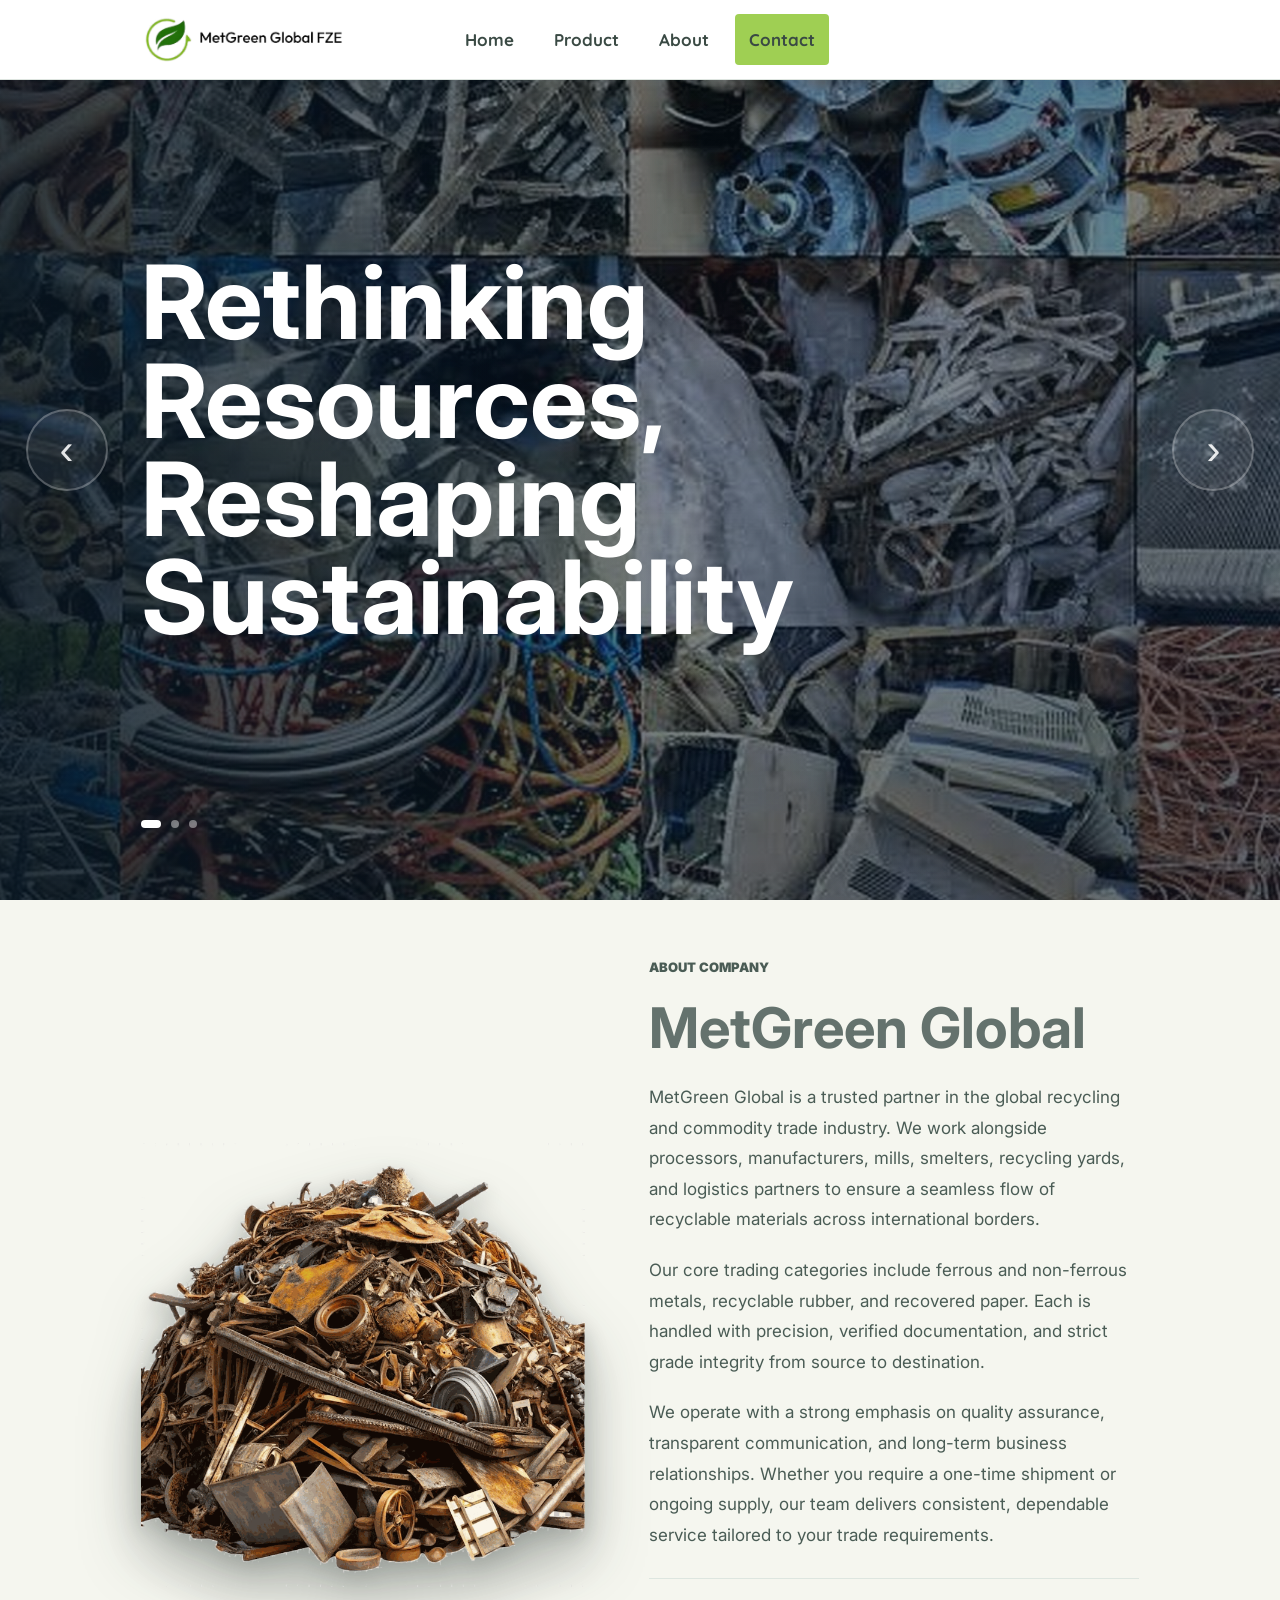
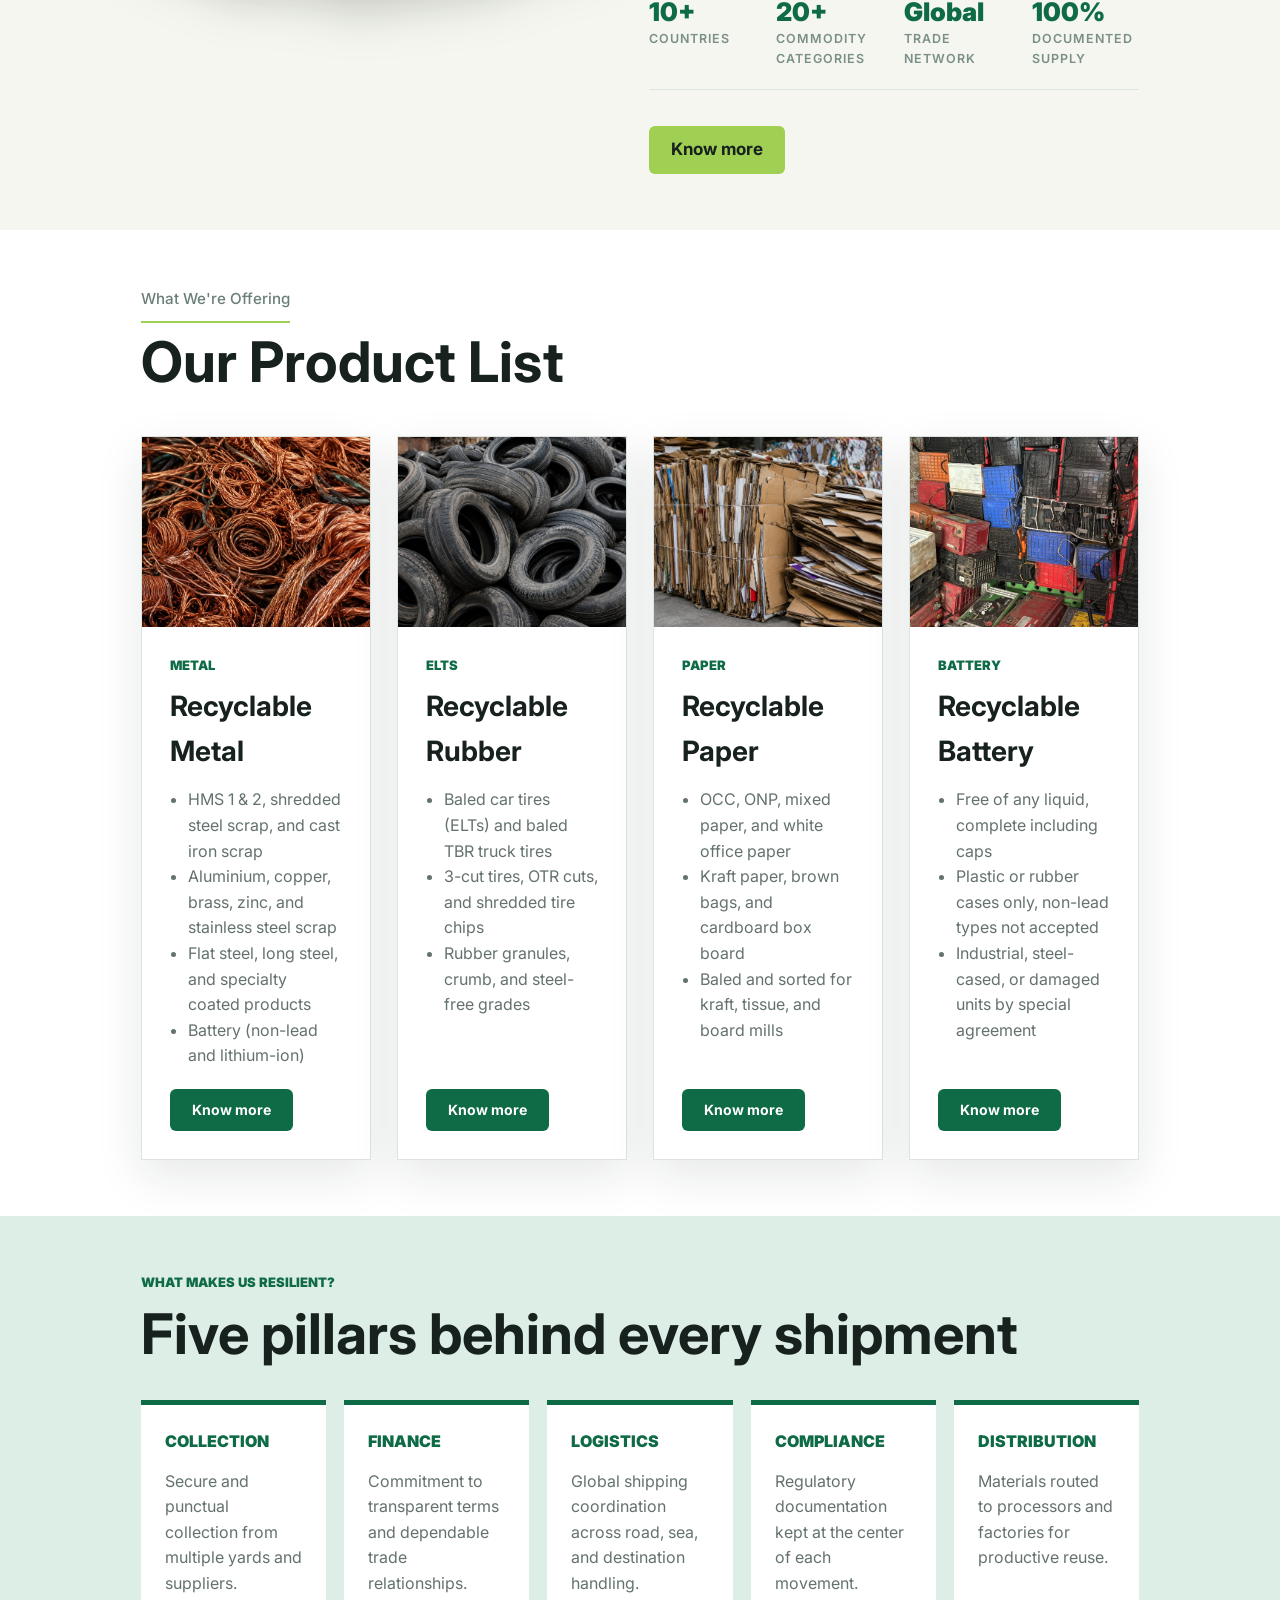
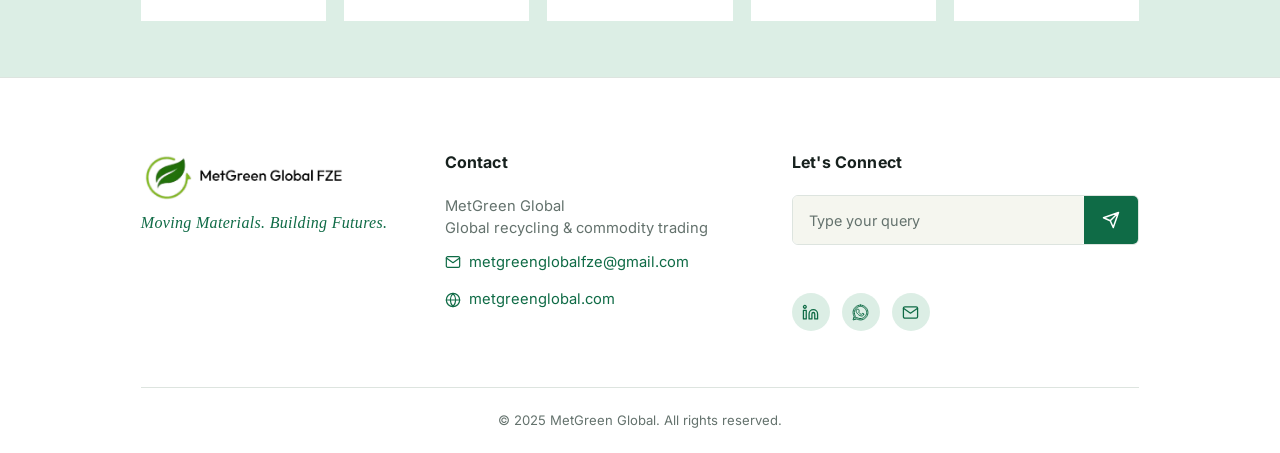
<file: index.html>
<!DOCTYPE html>
<html lang="en">
  <head>
    <meta charset="UTF-8" />
    <meta name="viewport" content="width=device-width, initial-scale=1.0" />
    <meta
      name="description"
      content="Met Green Global recycling commodities website for rubber, paper, metal, logistics, compliance, and global distribution."
    />
    <title>Met Green Global | Recycling for a Greener Tomorrow</title>
    <link rel="preconnect" href="https://fonts.googleapis.com" />
    <link rel="preconnect" href="https://fonts.gstatic.com" crossorigin />
    <link href="https://fonts.googleapis.com/css2?family=Inter:wght@400;500;600;700;800;900&display=swap" rel="stylesheet" />
    <link href="https://fonts.googleapis.com/css2?family=Quicksand:wght@500;600;700&display=swap" rel="stylesheet" />
    <link rel="stylesheet" href="styles.css" />
  </head>
  <body>
    <!-- Page transition loader -->
    <div id="page-loader" aria-hidden="true">
      <div class="loader-logo">
        <img src="logo-icon-transparent.png" alt="MetGreen Global logo" />
        <div class="loader-wordmark">
          <strong>MetGreen</strong>
          <small>Global</small>
        </div>
      </div>
      <div class="loader-bar"></div>
    </div>

    <header class="topbar">
      <a class="logo" href="#home" aria-label="Met Green Global home">
        <img class="logo-mark" src="metgreen-logo-footer.png" alt="Met Green Global FZE" />
      </a>

      <nav class="primary-nav" id="primary-nav" aria-label="Primary navigation">
        <a href="#home">Home</a>
        <a href="product.html">Product</a>
        <a href="about.html">About</a>
        <a class="nav-contact" href="contact.html">Contact</a>
      </nav>

      <button class="menu-toggle" type="button" aria-expanded="false" aria-controls="primary-nav">
        <span></span><span></span><span></span>
      </button>
    </header>

    <main>
      <section class="hero hero-slider" id="home" aria-label="Met Green Global highlights">
        <div class="hero-slide active slide-recycle" data-slide="0">
          <div class="slide-bg"></div>
          <div class="hero-copy">
            <h1>Rethinking Resources,<br />Reshaping Sustainability</h1>
          </div>
        </div>

        <div class="hero-slide slide-yard" data-slide="1">
          <div class="slide-bg"></div>
          <div class="hero-copy">
            <h1>Recycle The Present<br />Save The Future</h1>
          </div>
        </div>

        <div class="hero-slide slide-earth" data-slide="2">
          <div class="slide-bg"></div>
          <div class="hero-copy">
            <h1>Every Shipment,<br />A Step Toward A Greener Planet</h1>
          </div>
        </div>

        <div class="hero-controls" aria-label="Slider controls">
          <button class="hero-arrow" type="button" data-direction="-1" aria-label="Previous slide">‹</button>
          <button class="hero-arrow" type="button" data-direction="1" aria-label="Next slide">›</button>
        </div>

        <div class="hero-dots" aria-label="Choose slide">
          <button class="active" type="button" data-dot="0" aria-label="Show slide 1"></button>
          <button type="button" data-dot="1" aria-label="Show slide 2"></button>
          <button type="button" data-dot="2" aria-label="Show slide 3"></button>
        </div>
      </section>

      <!-- SERVICE STRIP — commented out for later use
      <section class="service-strip" aria-label="Company strengths">
        <article>
          <span class="service-number">01</span>
          <span class="service-icon" aria-hidden="true">
            <svg viewBox="0 0 24 24">
              <path d="M3 7h18M5 7l2 12h10l2-12M8 7V5a2 2 0 0 1 2-2h4a2 2 0 0 1 2 2v2" />
            </svg>
          </span>
          <h2>Global sourcing</h2>
          <p>Verified yards, recyclers, processors, and industrial supply partners.</p>
        </article>
        <article>
          <span class="service-number">02</span>
          <span class="service-icon" aria-hidden="true">
            <svg viewBox="0 0 24 24">
              <path d="M4 7h16v10H4zM8 7V5h8v2M8 17v2h8v-2M12 10v4M10 12h4" />
            </svg>
          </span>
          <h2>Trade finance</h2>
          <p>Clear purchase terms, timely communication, and reliable documentation.</p>
        </article>
        <article>
          <span class="service-number">03</span>
          <span class="service-icon" aria-hidden="true">
            <svg viewBox="0 0 24 24">
              <path d="M3 16V6h11v10M14 10h4l3 4v2h-7M7 18a2 2 0 1 0 0-4 2 2 0 0 0 0 4ZM18 18a2 2 0 1 0 0-4 2 2 0 0 0 0 4Z" />
            </svg>
          </span>
          <h2>Logistics control</h2>
          <p>Container planning, shipment coordination, and low-friction delivery.</p>
        </article>
      </section>
      -->

      <section class="about" id="about">
        <div class="about-main">
            <div class="about-media" aria-label="MetGreen Global recycling operations">
            <img
              class="about-img-main"
              src="scrap-metal-pile.png"
              alt="Large pile of assorted scrap metal ready for recycling"
            />
          </div>

          <div class="about-content">
            <div class="section-title">
              <p class="kicker">About Company</p>
              <h2>MetGreen Global</h2>
            </div>
            <p>
              MetGreen Global is a trusted partner in the global recycling and commodity trade industry. We work alongside processors, manufacturers, mills, smelters, recycling yards, and logistics partners to ensure a seamless flow of recyclable materials across international borders.
            </p>
            <p>
              Our core trading categories include ferrous and non-ferrous metals, recyclable rubber, and recovered paper. Each is handled with precision, verified documentation, and strict grade integrity from source to destination.
            </p>
            <p>
              We operate with a strong emphasis on quality assurance, transparent communication, and long-term business relationships. Whether you require a one-time shipment or ongoing supply, our team delivers consistent, dependable service tailored to your trade requirements.
            </p>
            <div class="about-stats-row">
              <div class="about-stat-item">
                <strong>10+</strong>
                <span>Countries</span>
              </div>
              <div class="about-stat-item">
                <strong>20+</strong>
                <span>Commodity Categories</span>
              </div>
              <div class="about-stat-item">
                <strong>Global</strong>
                <span>Trade Network</span>
              </div>
              <div class="about-stat-item">
                <strong>100%</strong>
                <span>Documented Supply</span>
              </div>
            </div>
            <a class="btn dark" href="about.html">Know more</a>
          </div>
        </div>
      </section>

      <section class="offerings" id="products">
        <div class="section-title center">
          <p class="offering-label">What We're Offering</p>
          <h2>Our Product List</h2>
        </div>

        <div class="offering-grid">
          <article class="offering-card" id="metal">
            <img
              src="Metals.jpg"
              alt="Metal scrap and industrial processing area"
            />
            <div>
              <p>Metal</p>
              <h3>Recyclable Metal</h3>
              <ul>
                <li>HMS 1 &amp; 2, shredded steel scrap, and cast iron scrap</li>
                <li>Aluminium, copper, brass, zinc, and stainless steel scrap</li>
                <li>Flat steel, long steel, and specialty coated products</li>
                <li>Battery (non-lead and lithium-ion)</li>
              </ul>
              <a href="metal.html">Know more</a>
            </div>
          </article>

          <article class="offering-card" id="rubber">
            <img
              src="tire.jpg"
              alt="Baled tire material ready for recycling"
            />
            <div>
              <p>ELTs</p>
              <h3>Recyclable Rubber</h3>
              <ul>
                <li>Baled car tires (ELTs) and baled TBR truck tires</li>
                <li>3-cut tires, OTR cuts, and shredded tire chips</li>
                <li>Rubber granules, crumb, and steel-free grades</li>
              </ul>
              <a href="rubber.html">Know more</a>
            </div>
          </article>

          <article class="offering-card" id="paper">
            <img
              src="paper.jpg"
              alt="Compressed paper and cardboard bales"
            />
            <div>
              <p>Paper</p>
              <h3>Recyclable Paper</h3>
              <ul>
                <li>OCC, ONP, mixed paper, and white office paper</li>
                <li>Kraft paper, brown bags, and cardboard box board</li>
                <li>Baled and sorted for kraft, tissue, and board mills</li>
              </ul>
              <a href="paper.html">Know more</a>
            </div>
          </article>

          <article class="offering-card" id="battery">
            <img
              src="battery-scrap.jpg"
              alt="Stacked scrap lead-acid batteries ready for recycling"
            />
            <div>
              <p>Battery</p>
              <h3>Recyclable Battery</h3>
              <ul>
                <li>Free of any liquid, complete including caps</li>
                <li>Plastic or rubber cases only, non-lead types not accepted</li>
                <li>Industrial, steel-cased, or damaged units by special agreement</li>
              </ul>
              <a href="battery.html">Know more</a>
            </div>
          </article>
        </div>
      </section>

      <section class="resilience">
        <div class="section-title">
          <p class="kicker">What makes us resilient?</p>
          <h2>Five pillars behind every shipment</h2>
        </div>
        <div class="pillar-grid">
          <article>
            <span>COLLECTION</span>
            <p>Secure and punctual collection from multiple yards and suppliers.</p>
          </article>
          <article>
            <span>FINANCE</span>
            <p>Commitment to transparent terms and dependable trade relationships.</p>
          </article>
          <article>
            <span>LOGISTICS</span>
            <p>Global shipping coordination across road, sea, and destination handling.</p>
          </article>
          <article>
            <span>COMPLIANCE</span>
            <p>Regulatory documentation kept at the center of each movement.</p>
          </article>
          <article>
            <span>DISTRIBUTION</span>
            <p>Materials routed to processors and factories for productive reuse.</p>
          </article>
        </div>
      </section>

    </main>

    <footer class="footer">
      <div class="footer-main">
        <!-- Brand -->
        <div class="footer-brand">
          <a class="logo" href="#home" aria-label="Met Green Global home">
            <img class="logo-mark" src="metgreen-logo-footer.png" alt="Met Green Global FZE" />
          </a>
          <p class="footer-tagline">Moving Materials. Building Futures.</p>
        </div>


        <!-- Contact -->
        <div class="footer-col">
          <h4>Contact</h4>
          <ul class="footer-contact-list">
            <li>MetGreen Global<br/>Global recycling &amp; commodity trading</li>
            <li>
              <a href="https://mail.google.com/mail/?view=cm&amp;fs=1&amp;to=metgreenglobalfze@gmail.com" target="_blank" rel="noopener noreferrer">
                <svg viewBox="0 0 24 24"><path d="M4 4h16c1.1 0 2 .9 2 2v12c0 1.1-.9 2-2 2H4c-1.1 0-2-.9-2-2V6c0-1.1.9-2 2-2z"/><path d="M22 6l-10 7L2 6"/></svg>
                metgreenglobalfze@gmail.com
              </a>
            </li>
            <li>
              <a href="https://metgreenglobal.com" target="_blank" rel="noopener noreferrer">
                <svg viewBox="0 0 24 24"><circle cx="12" cy="12" r="10"/><path d="M2 12h20M12 2a15.3 15.3 0 0 1 4 10 15.3 15.3 0 0 1-4 10 15.3 15.3 0 0 1-4-10 15.3 15.3 0 0 1 4-10z"/></svg>
                metgreenglobal.com
              </a>
            </li>
          </ul>
        </div>

        <!-- Newsletter -->
        <div class="footer-col">
          <h4>Let's Connect</h4>
          <form class="footer-newsletter-form" onsubmit="return false;">
            <input type="text" placeholder="Type your query" aria-label="Your query" />
            <button type="submit" aria-label="Send query">
              <svg viewBox="0 0 24 24"><path d="M22 2L11 13M22 2l-7 20-4-9-9-4 20-7z"/></svg>
            </button>
          </form>
          <div class="footer-socials">
            <a href="#" aria-label="LinkedIn">
              <svg viewBox="0 0 24 24"><path d="M16 8a6 6 0 0 1 6 6v7h-4v-7a2 2 0 0 0-2-2 2 2 0 0 0-2 2v7h-4v-7a6 6 0 0 1 6-6z"/><rect x="2" y="9" width="4" height="12"/><circle cx="4" cy="4" r="2"/></svg>
            </a>
            <a href="https://wa.me/971554835509" target="_blank" rel="noopener noreferrer" aria-label="WhatsApp">
              <svg viewBox="0 0 32 32" fill="currentColor"><path d="M16 2C8.28 2 2 8.28 2 16c0 2.46.67 4.88 1.95 7.02L2 30l7.18-1.88A13.94 13.94 0 0 0 16 30c7.72 0 14-6.28 14-14S23.72 2 16 2zm0 25.5c-2.2 0-4.35-.6-6.22-1.72l-.45-.27-4.26 1.12 1.13-4.14-.3-.47A11.44 11.44 0 0 1 4.5 16C4.5 9.6 9.6 4.5 16 4.5S27.5 9.6 27.5 16 22.4 27.5 16 27.5zm6.27-8.55c-.34-.17-2.03-1-2.35-1.12-.32-.11-.55-.17-.78.17-.23.34-.9 1.12-1.1 1.35-.2.23-.4.26-.74.09-.34-.17-1.44-.53-2.74-1.69-1.01-.9-1.7-2.01-1.9-2.35-.2-.34-.02-.52.15-.69.15-.15.34-.4.51-.6.17-.2.23-.34.34-.57.11-.23.06-.43-.03-.6-.09-.17-.78-1.88-1.07-2.57-.28-.67-.57-.58-.78-.59H9.8c-.23 0-.6.09-.91.43-.31.34-1.2 1.17-1.2 2.86s1.23 3.32 1.4 3.55c.17.23 2.42 3.7 5.87 5.19.82.35 1.46.56 1.96.72.82.26 1.57.22 2.16.13.66-.1 2.03-.83 2.32-1.63.29-.8.29-1.49.2-1.63-.08-.14-.31-.23-.65-.4z"/></svg>
            </a>
            <a href="https://mail.google.com/mail/?view=cm&amp;fs=1&amp;to=metgreenglobalfze@gmail.com" target="_blank" rel="noopener noreferrer" aria-label="Email">
              <svg viewBox="0 0 24 24"><path d="M4 4h16c1.1 0 2 .9 2 2v12c0 1.1-.9 2-2 2H4c-1.1 0-2-.9-2-2V6c0-1.1.9-2 2-2z"/><path d="M22 6l-10 7L2 6"/></svg>
            </a>
          </div>
        </div>
      </div>
      <div class="footer-bottom">
        &copy; 2025 MetGreen Global. All rights reserved.
      </div>
    </footer>

    <script src="script.js"></script>
  </body>
</html>
</file>
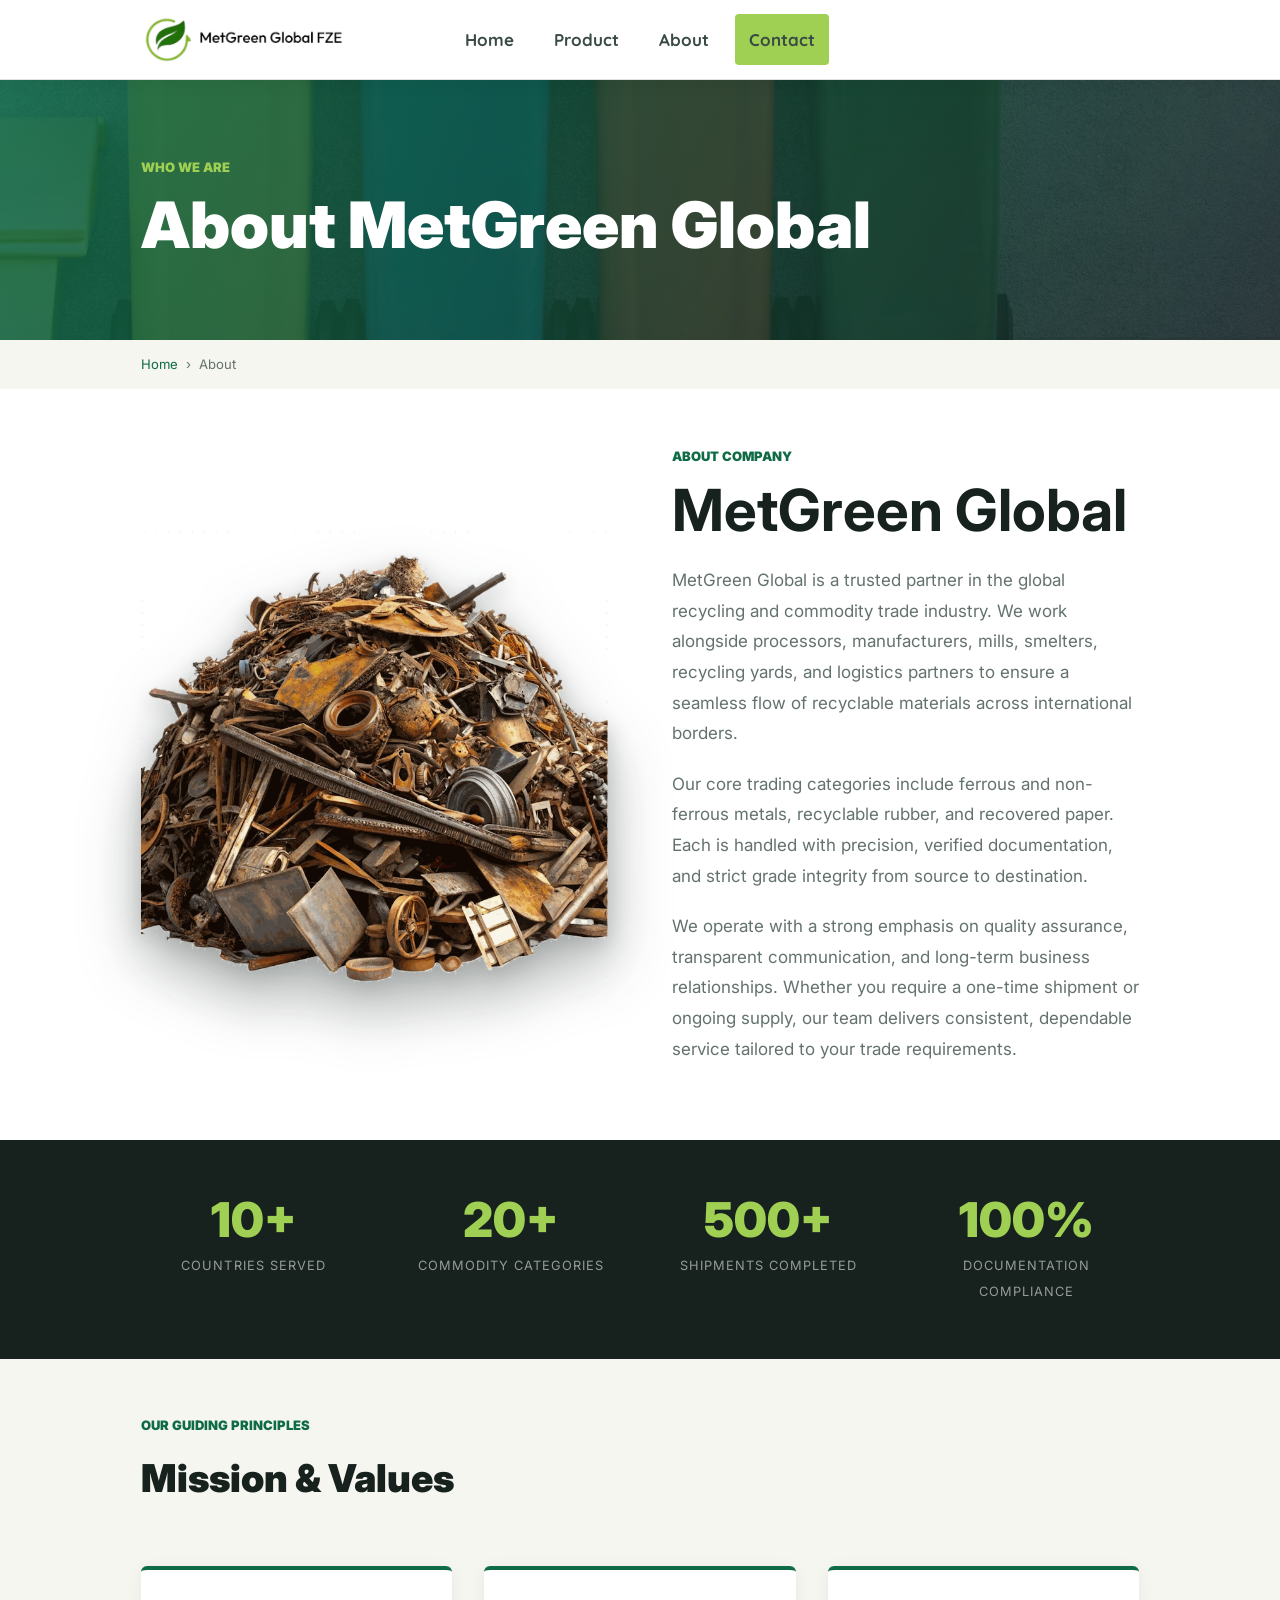
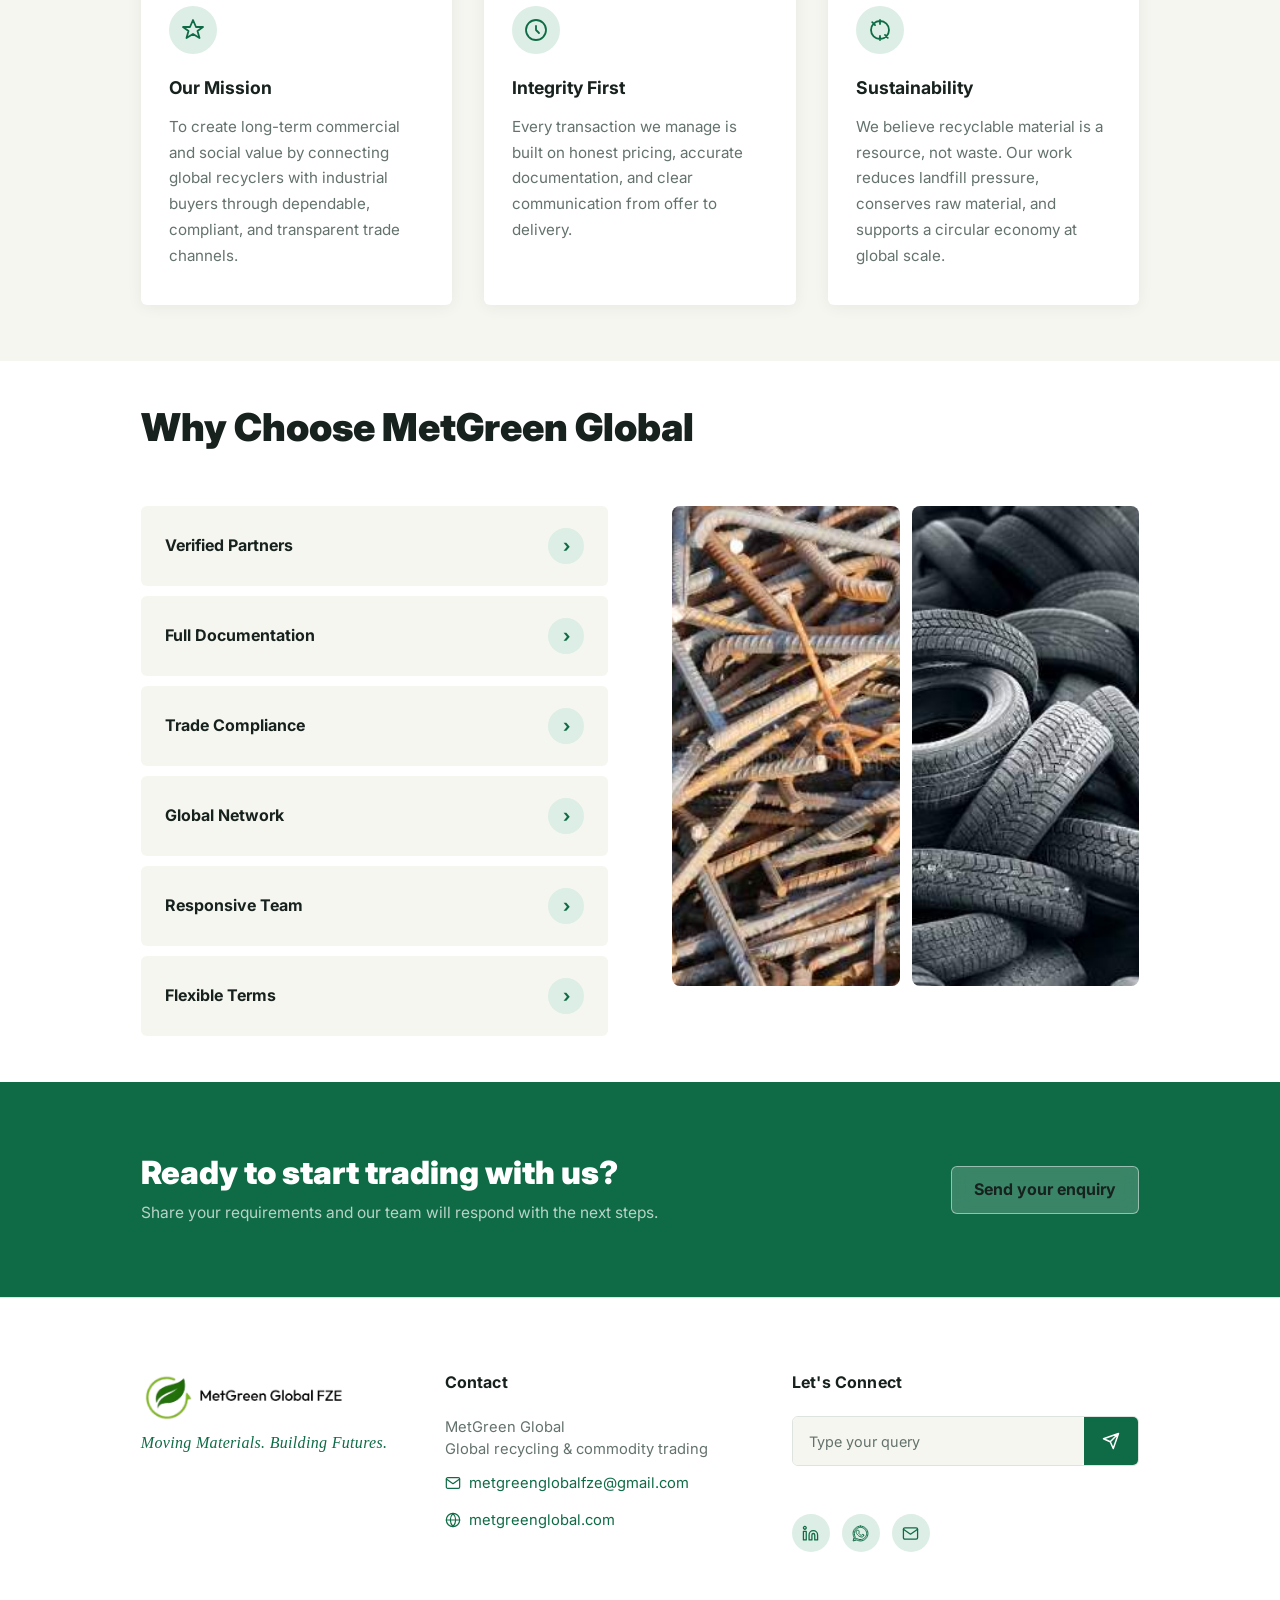
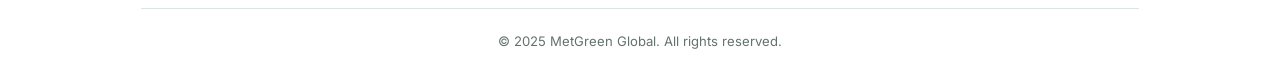
<file: about.html>
<!DOCTYPE html>
<html lang="en">
  <head>
    <meta charset="UTF-8" />
    <meta name="viewport" content="width=device-width, initial-scale=1.0" />
    <meta name="description" content="About MetGreen Global — a trusted recycling and commodity trade partner for rubber, paper, and metal across global markets." />
    <title>About Us | Met Green Global</title>
    <link rel="preconnect" href="https://fonts.googleapis.com" />
    <link rel="preconnect" href="https://fonts.gstatic.com" crossorigin />
    <link href="https://fonts.googleapis.com/css2?family=Inter:wght@400;500;600;700;800;900&display=swap" rel="stylesheet" />
    <link href="https://fonts.googleapis.com/css2?family=Quicksand:wght@500;600;700&display=swap" rel="stylesheet" />
    <link rel="stylesheet" href="styles.css" />
    <style>
      /* ── About page specific styles ── */
      .about-hero {
        background-image: url("hero-sustainability.jpg");
        background-size: cover;
        background-position: center;
        position: relative;
        padding: 120px 11vw 80px;
        min-height: 340px;
        display: flex;
        align-items: flex-end;
      }
      .about-hero::before {
        content: "";
        position: absolute;
        inset: 0;
        background: linear-gradient(120deg, rgba(15,107,70,0.87) 0%, rgba(23,33,30,0.80) 100%);
      }
      .about-hero-content {
        position: relative;
        z-index: 1;
      }
      .about-hero-content .kicker {
        color: var(--lime);
        font-size: 13px;
        font-weight: 900;
        letter-spacing: 0;
        text-transform: uppercase;
        margin: 0 0 12px;
      }
      .about-hero-content h1 {
        color: #fff;
        font-size: clamp(2.4rem, 5vw, 4rem);
        font-weight: 900;
        line-height: 1.1;
        margin: 0;
      }
      .breadcrumb {
        background: var(--sand);
        padding: 14px 11vw;
        font-size: 0.82rem;
        color: var(--muted);
        display: flex;
        gap: 8px;
        align-items: center;
      }
      .breadcrumb a { color: var(--green); text-decoration: none; }
      .breadcrumb a:hover { text-decoration: underline; }
      .breadcrumb span { color: var(--muted); }

      /* ── Who we are ── */
      .about-intro {
        display: grid;
        grid-template-columns: 1fr 1fr;
        gap: 64px;
        align-items: center;
        padding: 56px 11vw;
        background: #fff;
      }
      .about-intro-media {
        position: relative;
      }
      .about-intro-media img:first-child {
        width: 100%;
        height: auto;
        object-fit: contain;
        display: block;
        filter: drop-shadow(0 28px 30px rgba(23, 33, 30, 0.3))
          drop-shadow(0 8px 10px rgba(23, 33, 30, 0.18));
      }
      .about-intro-text .kicker {
        color: var(--green);
        font-size: 13px;
        font-weight: 900;
        letter-spacing: 0;
        text-transform: uppercase;
        margin: 0 0 12px;
      }
      .about-intro-text h2 {
        font-size: clamp(32px, 4.6vw, 58px);
        color: var(--ink);
        margin: 0 0 24px;
        line-height: 1.05;
      }
      .about-intro-text p {
        color: var(--muted);
        line-height: 1.8;
        margin: 0 0 20px;
        font-size: 17px;
      }

      /* ── Stats bar ── */
      .stats-bar {
        background: #17211e;
        padding: 56px 11vw;
        display: grid;
        grid-template-columns: repeat(4, 1fr);
        gap: 32px;
        text-align: center;
      }
      .stat-item strong {
        display: block;
        font-size: clamp(2rem, 4vw, 3rem);
        font-weight: 900;
        color: var(--lime);
        line-height: 1;
        margin-bottom: 8px;
      }
      .stat-item span {
        font-size: 0.8rem;
        color: rgba(255,255,255,0.55);
        text-transform: uppercase;
        letter-spacing: 0.08em;
      }

      /* ── Mission & Values ── */
      .mission-section {
        padding: 56px 11vw;
        background: var(--sand);
      }
      .mission-section .kicker {
        color: var(--green);
        font-size: 13px;
        font-weight: 900;
        letter-spacing: 0;
        text-transform: uppercase;
        margin: 0 0 12px;
      }
      .mission-section h2 {
        font-size: clamp(1.8rem, 3vw, 2.6rem);
        font-weight: 900;
        color: var(--ink);
        margin: 0 0 56px;
      }
      .mission-grid {
        display: grid;
        grid-template-columns: repeat(3, 1fr);
        gap: 32px;
      }
      .mission-card {
        background: #fff;
        border-radius: 6px;
        padding: 36px 28px;
        border-top: 4px solid var(--green);
        box-shadow: 0 2px 16px rgba(0,0,0,0.06);
        cursor: pointer;
        transition: background 0.3s ease, border-color 0.3s ease, transform 0.2s ease, box-shadow 0.3s ease;
      }
      .mission-card:hover {
        transform: translateY(-4px);
        box-shadow: 0 8px 28px rgba(0,0,0,0.12);
      }
      .mission-card.active {
        background: var(--green);
        border-top-color: var(--lime);
        transform: translateY(-4px);
        box-shadow: 0 12px 36px rgba(15,107,70,0.35);
      }
      .mission-card .icon {
        width: 48px;
        height: 48px;
        background: var(--green-2);
        border-radius: 50%;
        display: flex;
        align-items: center;
        justify-content: center;
        margin-bottom: 20px;
        transition: background 0.3s ease;
      }
      .mission-card.active .icon {
        background: rgba(255,255,255,0.15);
      }
      .mission-card .icon svg {
        width: 24px;
        height: 24px;
        stroke: var(--green);
        fill: none;
        stroke-width: 1.8;
        stroke-linecap: round;
        stroke-linejoin: round;
        transition: stroke 0.3s ease;
      }
      .mission-card.active .icon svg {
        stroke: var(--lime);
      }
      .mission-card h3 {
        font-size: 1.1rem;
        font-weight: 700;
        color: var(--ink);
        margin: 0 0 12px;
        transition: color 0.3s ease;
      }
      .mission-card.active h3 {
        color: #fff;
      }
      .mission-card p {
        color: var(--muted);
        line-height: 1.7;
        font-size: 0.95rem;
        margin: 0;
        transition: color 0.3s ease;
      }
      .mission-card.active p {
        color: rgba(255,255,255,0.82);
      }

      /* ── Why choose us ── */
      .why-section {
        display: grid;
        grid-template-columns: 1fr 1fr;
        gap: 0;
        background: #fff;
      }
      .why-image {
        min-height: 520px;
        background-image:
          linear-gradient(120deg, rgba(15,107,70,0.55) 0%, rgba(23,33,30,0.35) 100%),
          url("tires-pile.jpg");
        background-size: cover;
        background-position: center;
      }
      .why-content {
        padding: 80px 6vw;
        display: flex;
        flex-direction: column;
        justify-content: center;
      }
      .why-content .kicker {
        color: var(--green);
        font-size: 13px;
        font-weight: 900;
        letter-spacing: 0;
        text-transform: uppercase;
        margin: 0 0 12px;
      }
      .why-content h2 {
        font-size: clamp(1.6rem, 2.5vw, 2.2rem);
        font-weight: 900;
        color: var(--ink);
        margin: 0 0 32px;
        line-height: 1.2;
      }
      .why-list {
        list-style: none;
        padding: 0;
        margin: 0;
        display: flex;
        flex-direction: column;
        gap: 20px;
      }
      .why-list li {
        display: flex;
        gap: 14px;
        align-items: flex-start;
        color: var(--muted);
        line-height: 1.65;
        font-size: 0.97rem;
      }
      .why-list li::before {
        content: "";
        display: block;
        flex-shrink: 0;
        width: 22px;
        height: 22px;
        margin-top: 2px;
        background: var(--green);
        border-radius: 50%;
        background-image: url("data:image/svg+xml,%3Csvg xmlns='http://www.w3.org/2000/svg' viewBox='0 0 24 24' fill='none' stroke='%23fff' stroke-width='2.5' stroke-linecap='round' stroke-linejoin='round'%3E%3Cpath d='M5 13l4 4L19 7'/%3E%3C/svg%3E");
        background-size: 14px;
        background-repeat: no-repeat;
        background-position: center;
      }

      /* ── FAQ ── */
      .faq-section {
        padding: 96px 11vw;
        background: var(--sand);
      }
      .faq-section .kicker {
        color: var(--green);
        font-size: 13px;
        font-weight: 900;
        letter-spacing: 0;
        text-transform: uppercase;
        margin: 0 0 12px;
      }
      .faq-section h2 {
        font-size: clamp(1.8rem, 3vw, 2.4rem);
        font-weight: 900;
        color: var(--ink);
        margin: 0 0 48px;
      }
      .faq-list {
        display: flex;
        flex-direction: column;
        gap: 0;
        max-width: 860px;
      }
      .faq-item {
        border-bottom: 1px solid var(--line);
      }
      .faq-item summary {
        padding: 22px 0;
        font-weight: 600;
        font-size: 1rem;
        color: var(--ink);
        cursor: pointer;
        list-style: none;
        display: flex;
        justify-content: space-between;
        align-items: center;
        gap: 16px;
      }
      .faq-item summary::-webkit-details-marker { display: none; }
      .faq-item summary::after {
        content: "+";
        font-size: 1.4rem;
        color: var(--green);
        flex-shrink: 0;
        transition: transform 0.25s;
      }
      .faq-item[open] summary::after {
        transform: rotate(45deg);
      }
      .faq-item p {
        color: var(--muted);
        line-height: 1.75;
        margin: 0 0 22px;
        font-size: 0.97rem;
      }

      /* ── Why cards section ── */
      .why-cards-section {
        padding: 36px 11vw;
        background: #fff;
        display: grid;
        grid-template-columns: 1fr 1fr;
        row-gap: 28px;
        column-gap: 64px;
        align-items: start;
      }
      .why-cards-section h2 {
        font-size: clamp(1.8rem, 3vw, 2.6rem);
        font-weight: 900;
        color: var(--ink);
        margin: 0 0 20px;
        grid-column: 1 / -1;
      }
      .why-left { display: flex; flex-direction: column; }
      .why-collage {
        display: grid;
        grid-template-columns: 1fr 1fr;
        grid-template-rows: 1fr 1fr;
        gap: 12px;
        height: 480px;
      }
      .why-collage img:first-child {
        grid-column: 1;
        grid-row: 1 / 3;
        width: 100%;
        height: 100%;
        object-fit: cover;
        border-radius: 8px;
      }
      .why-collage img:last-child {
        grid-column: 2;
        grid-row: 1 / 3;
        width: 100%;
        height: 100%;
        object-fit: cover;
        border-radius: 8px;
      }
      @media (max-width: 900px) {
        .why-cards-section {
          grid-template-columns: 1fr;
          padding: 44px 6vw;
        }
        .why-cards-section h2 { grid-column: 1; }
        .why-collage { height: 300px; }
      }
      .why-cards-grid {
        display: grid;
        grid-template-columns: repeat(3, 1fr);
        gap: 28px;
      }
      .why-accordion {
        max-width: 860px;
        display: flex;
        flex-direction: column;
        gap: 0;
      }
      .why-acc-item {
        background: var(--sand);
        margin-bottom: 10px;
        border-radius: 6px;
        overflow: hidden;
      }
      .why-acc-item summary {
        display: flex;
        justify-content: space-between;
        align-items: center;
        padding: 22px 24px;
        font-size: 1rem;
        font-weight: 700;
        color: var(--ink);
        cursor: pointer;
        list-style: none;
        gap: 16px;
      }
      .why-acc-item summary::-webkit-details-marker { display: none; }
      .why-acc-item[open] summary {
        background: #fff;
        color: var(--green);
        border-left: 4px solid var(--green);
      }
      .acc-btn {
        width: 36px;
        height: 36px;
        border-radius: 50%;
        background: var(--green-2);
        display: flex;
        align-items: center;
        justify-content: center;
        flex-shrink: 0;
        font-size: 1.1rem;
        color: var(--green);
        font-weight: 700;
        transition: background 0.2s, transform 0.25s;
      }
      .why-acc-item[open] .acc-btn {
        background: var(--green);
        color: #fff;
        transform: rotate(90deg);
      }
      .acc-body {
        padding: 14px 24px 20px;
        color: var(--muted);
        line-height: 1.75;
        font-size: 0.96rem;
        background: #fff;
        border-left: 4px solid var(--green);
      }
      @media (max-width: 900px) {
        .why-cards-section { padding: 64px 6vw; }
      }

      /* ── FAQ split section ── */
      .faq-split {
        display: grid;
        grid-template-columns: 1fr 1fr;
        gap: 0;
        background: var(--sand);
      }
      .faq-split-content {
        padding: 96px 6vw 96px 11vw;
      }
      .faq-split-content .kicker {
        color: var(--green);
        font-size: 13px;
        font-weight: 900;
        letter-spacing: 0;
        text-transform: uppercase;
        margin: 0 0 12px;
      }
      .faq-split-content h2 {
        font-size: clamp(1.6rem, 2.5vw, 2.2rem);
        font-weight: 900;
        color: var(--ink);
        margin: 0 0 40px;
        line-height: 1.2;
      }
      .faq-split-list {
        display: flex;
        flex-direction: column;
        gap: 0;
      }
      .faq-split-item {
        border-bottom: 1px solid var(--line);
        background: #fff;
        margin-bottom: 10px;
        border-radius: 6px;
        overflow: hidden;
      }
      .faq-split-item summary {
        padding: 20px 24px;
        font-weight: 600;
        font-size: 0.97rem;
        color: var(--ink);
        cursor: pointer;
        list-style: none;
        display: flex;
        justify-content: space-between;
        align-items: center;
        gap: 16px;
        background: var(--sand);
      }
      .faq-split-item[open] summary {
        background: #fff;
        color: var(--green);
        border-left: 3px solid var(--green);
      }
      .faq-split-item summary::-webkit-details-marker { display: none; }
      .faq-split-item summary .faq-arrow {
        width: 32px;
        height: 32px;
        border-radius: 50%;
        background: var(--green-2);
        display: flex;
        align-items: center;
        justify-content: center;
        flex-shrink: 0;
        font-size: 1rem;
        color: var(--green);
        transition: background 0.2s, transform 0.25s;
      }
      .faq-split-item[open] summary .faq-arrow {
        background: var(--green);
        color: #fff;
        transform: rotate(90deg);
      }
      .faq-split-item .faq-body {
        padding: 16px 24px 20px;
        color: var(--muted);
        line-height: 1.75;
        font-size: 0.95rem;
        border-left: 3px solid var(--green);
      }
      .faq-split-images {
        position: relative;
        min-height: 500px;
        overflow: hidden;
      }
      .faq-split-images img:first-child {
        position: absolute;
        top: 40px;
        left: 40px;
        width: 58%;
        height: 55%;
        object-fit: cover;
        border-radius: 4px;
        box-shadow: 0 8px 28px rgba(0,0,0,0.18);
      }
      .faq-split-images img:last-child {
        position: absolute;
        bottom: 40px;
        right: 40px;
        width: 58%;
        height: 55%;
        object-fit: cover;
        border-radius: 4px;
        box-shadow: 0 8px 28px rgba(0,0,0,0.18);
      }
      .faq-split-images::before {
        content: "";
        position: absolute;
        left: 44%;
        top: 60px;
        width: 4px;
        height: 28%;
        background: var(--green);
        border-radius: 2px;
      }
      .faq-split-images::after {
        content: "";
        position: absolute;
        right: 44%;
        bottom: 60px;
        width: 4px;
        height: 28%;
        background: var(--green);
        border-radius: 2px;
      }
      @media (max-width: 900px) {
        .faq-split { grid-template-columns: 1fr; }
        .faq-split-content { padding: 64px 6vw; }
        .faq-split-images { min-height: 340px; }
      }

      /* ── CTA strip ── */
      .about-cta {
        background: var(--green);
        padding: 72px 11vw;
        display: flex;
        align-items: center;
        justify-content: space-between;
        gap: 32px;
        flex-wrap: wrap;
      }
      .about-cta h2 {
        color: #fff;
        font-size: clamp(1.5rem, 2.5vw, 2rem);
        font-weight: 900;
        margin: 0;
        line-height: 1.2;
      }
      .about-cta p {
        color: rgba(255,255,255,0.7);
        margin: 8px 0 0;
        font-size: 0.97rem;
      }

      /* ── Responsive ── */
      @media (max-width: 900px) {
        .about-intro { grid-template-columns: 1fr; gap: 48px; padding: 44px 6vw; }
        .stats-bar { grid-template-columns: repeat(2, 1fr); padding: 48px 6vw; }
        .mission-grid { grid-template-columns: 1fr; }
        .why-section { grid-template-columns: 1fr; }
        .why-image { min-height: 280px; }
        .why-content { padding: 56px 6vw; }
        .about-cta { flex-direction: column; align-items: flex-start; padding: 56px 6vw; }
        .mission-section { padding: 44px 6vw; }
        .faq-section { padding: 64px 6vw; }
      }
    </style>
  </head>
  <body>
    <!-- Page transition loader -->
    <div id="page-loader" aria-hidden="true">
      <div class="loader-logo">
        <img src="logo-icon-transparent.png" alt="MetGreen Global logo" />
        <div class="loader-wordmark">
          <strong>MetGreen</strong>
          <small>Global</small>
        </div>
      </div>
      <div class="loader-bar"></div>
    </div>

    <header class="topbar">
      <a class="logo" href="index.html" aria-label="Met Green Global home">
        <img class="logo-mark" src="metgreen-logo-footer.png" alt="Met Green Global FZE" />
      </a>

      <button class="menu-toggle" type="button" aria-expanded="false" aria-controls="primary-nav">
        <span></span><span></span><span></span>
      </button>

      <nav class="primary-nav" id="primary-nav" aria-label="Primary navigation">
        <a href="index.html">Home</a>
        <a href="product.html">Product</a>
        <a href="about.html" class="active-page">About</a>
        <a class="nav-contact" href="contact.html">Contact</a>
      </nav>
    </header>

    <main>
      <!-- Hero banner -->
      <section class="about-hero">
        <div class="about-hero-content">
          <p class="kicker">Who we are</p>
          <h1>About MetGreen Global</h1>
        </div>
      </section>

      <!-- Breadcrumb -->
      <div class="breadcrumb">
        <a href="index.html">Home</a>
        <span>›</span>
        <span>About</span>
      </div>

      <!-- Who we are -->
      <section class="about-intro">
        <div class="about-intro-media">
          <img
            src="scrap-metal-pile.png"
            alt="Large pile of assorted scrap metal ready for recycling"
          />
        </div>
        <div class="about-intro-text">
          <p class="kicker">About Company</p>
          <h2>MetGreen Global</h2>
          <p>
            MetGreen Global is a trusted partner in the global recycling and commodity trade industry. We work alongside processors, manufacturers, mills, smelters, recycling yards, and logistics partners to ensure a seamless flow of recyclable materials across international borders.
          </p>
          <p>
            Our core trading categories include ferrous and non-ferrous metals, recyclable rubber, and recovered paper. Each is handled with precision, verified documentation, and strict grade integrity from source to destination.
          </p>
          <p>
            We operate with a strong emphasis on quality assurance, transparent communication, and long-term business relationships. Whether you require a one-time shipment or ongoing supply, our team delivers consistent, dependable service tailored to your trade requirements.
          </p>
        </div>
      </section>

      <!-- Stats bar -->
      <div class="stats-bar">
        <div class="stat-item">
          <strong>10+</strong>
          <span>Countries served</span>
        </div>
        <div class="stat-item">
          <strong>20+</strong>
          <span>Commodity Categories</span>
        </div>
        <div class="stat-item">
          <strong>500+</strong>
          <span>Shipments completed</span>
        </div>
        <div class="stat-item">
          <strong>100%</strong>
          <span>Documentation compliance</span>
        </div>
      </div>

      <!-- Mission & Values -->
      <section class="mission-section">
        <p class="kicker">Our guiding principles</p>
        <h2>Mission &amp; Values</h2>
        <div class="mission-grid">
          <div class="mission-card">
            <div class="icon">
              <svg viewBox="0 0 24 24"><path d="M12 2l3 7h7l-5.5 4 2 7L12 16l-6.5 4 2-7L2 9h7z"/></svg>
            </div>
            <h3>Our Mission</h3>
            <p>To create long-term commercial and social value by connecting global recyclers with industrial buyers through dependable, compliant, and transparent trade channels.</p>
          </div>
          <div class="mission-card">
            <div class="icon">
              <svg viewBox="0 0 24 24"><circle cx="12" cy="12" r="10"/><path d="M12 8v4l3 3"/></svg>
            </div>
            <h3>Integrity First</h3>
            <p>Every transaction we manage is built on honest pricing, accurate documentation, and clear communication from offer to delivery.</p>
          </div>
          <div class="mission-card">
            <div class="icon">
              <svg viewBox="0 0 24 24"><path d="M3 12a9 9 0 1 0 18 0 9 9 0 0 0-18 0M12 2v4M12 18v4M4.22 4.22l2.83 2.83M16.95 16.95l2.83 2.83"/></svg>
            </div>
            <h3>Sustainability</h3>
            <p>We believe recyclable material is a resource, not waste. Our work reduces landfill pressure, conserves raw material, and supports a circular economy at global scale.</p>
          </div>
        </div>
      </section>

      <!-- Why choose us -->
      <!-- WHY SPLIT SECTION — commented out for later use
      <section class="why-section">
        <div class="why-image" aria-hidden="true"></div>
        <div class="why-content">
          <p class="kicker">Why choose us</p>
          <h2>What sets MetGreen Global apart</h2>
          <ul class="why-list">
            <li>Verified supply partners — we work only with vetted yards, recyclers, and processors to ensure material quality and consistency.</li>
            <li>End-to-end documentation — from inspection reports to shipping docs, compliance is handled at every step of the movement.</li>
            <li>Flexible trade terms — we adapt payment and shipment structures to suit buyers and sellers across different markets.</li>
            <li>Global logistics network — container planning, multi-port routing, and last-mile delivery coordination for smooth execution.</li>
            <li>Responsive team — quick turnaround on offers, queries, and post-shipment support so deals close faster.</li>
          </ul>
        </div>
      </section>
      -->

      <!-- Why choose us - cards -->
      <section class="why-cards-section">
        <h2>Why Choose MetGreen Global</h2>
        <div class="why-left">
        <div class="why-accordion">
          <details class="why-acc-item">
            <summary><span>Verified Partners</span><span class="acc-btn">›</span></summary>
            <div class="acc-body">We work exclusively with vetted yards, recyclers, and processors to ensure consistent material quality and reliable supply chains.</div>
          </details>
          <details class="why-acc-item">
            <summary><span>Full Documentation</span><span class="acc-btn">›</span></summary>
            <div class="acc-body">Every shipment includes invoice, bill of lading, certificate of origin, inspection report, and all compliance docs for the destination country.</div>
          </details>
          <details class="why-acc-item">
            <summary><span>Trade Compliance</span><span class="acc-btn">›</span></summary>
            <div class="acc-body">Regulatory documentation is kept at the centre of every movement: we ensure every transaction meets import and export requirements.</div>
          </details>
          <details class="why-acc-item">
            <summary><span>Global Network</span><span class="acc-btn">›</span></summary>
            <div class="acc-body">Container planning, multi-port routing, and last-mile delivery coordination across 12+ countries for smooth, on-time execution.</div>
          </details>
          <details class="why-acc-item">
            <summary><span>Responsive Team</span><span class="acc-btn">›</span></summary>
            <div class="acc-body">Quick turnaround on offers, queries, and post-shipment support: our team ensures deals close efficiently with minimal back-and-forth.</div>
          </details>
          <details class="why-acc-item">
            <summary><span>Flexible Terms</span><span class="acc-btn">›</span></summary>
            <div class="acc-body">We adapt payment and shipment structures to suit buyers and sellers across different markets, making every trade workable for both sides.</div>
          </details>
        </div>
        </div>
        <div class="why-collage">
          <img
            src="scrap-iron.jpg"
            alt="Scrap iron metal background"
          />
          <img
            src="tire-rubber-closeup.jpg"
            alt="Scrap tires pile in recycling yard"
          />
        </div>
      </section>

      <!-- CTA strip -->
      <div class="about-cta">
        <div>
          <h2>Ready to start trading with us?</h2>
          <p>Share your requirements and our team will respond with the next steps.</p>
        </div>
        <a class="btn light" href="index.html#contact">Send your enquiry</a>
      </div>
    </main>

    <footer class="footer">
      <div class="footer-main">
        <div class="footer-brand">
          <a class="logo" href="index.html" aria-label="Met Green Global home">
            <img class="logo-mark" src="metgreen-logo-footer.png" alt="Met Green Global FZE" />
          </a>
          <p class="footer-tagline">Moving Materials. Building Futures.</p>
        </div>


        <div class="footer-col">
          <h4>Contact</h4>
          <ul class="footer-contact-list">
            <li>MetGreen Global<br/>Global recycling &amp; commodity trading</li>
            <li>
              <a href="https://mail.google.com/mail/?view=cm&amp;fs=1&amp;to=metgreenglobalfze@gmail.com" target="_blank" rel="noopener noreferrer">
                <svg viewBox="0 0 24 24"><path d="M4 4h16c1.1 0 2 .9 2 2v12c0 1.1-.9 2-2 2H4c-1.1 0-2-.9-2-2V6c0-1.1.9-2 2-2z"/><path d="M22 6l-10 7L2 6"/></svg>
                metgreenglobalfze@gmail.com
              </a>
            </li>
            <li>
              <a href="https://metgreenglobal.com" target="_blank" rel="noopener noreferrer">
                <svg viewBox="0 0 24 24"><circle cx="12" cy="12" r="10"/><path d="M2 12h20M12 2a15.3 15.3 0 0 1 4 10 15.3 15.3 0 0 1-4 10 15.3 15.3 0 0 1-4-10 15.3 15.3 0 0 1 4-10z"/></svg>
                metgreenglobal.com
              </a>
            </li>
          </ul>
        </div>

        <div class="footer-col">
          <h4>Let's Connect</h4>
          <form class="footer-newsletter-form" onsubmit="return false;">
            <input type="text" placeholder="Type your query" aria-label="Your query" />
            <button type="submit" aria-label="Send query">
              <svg viewBox="0 0 24 24"><path d="M22 2L11 13M22 2l-7 20-4-9-9-4 20-7z"/></svg>
            </button>
          </form>
          <div class="footer-socials">
            <a href="#" aria-label="LinkedIn">
              <svg viewBox="0 0 24 24"><path d="M16 8a6 6 0 0 1 6 6v7h-4v-7a2 2 0 0 0-2-2 2 2 0 0 0-2 2v7h-4v-7a6 6 0 0 1 6-6z"/><rect x="2" y="9" width="4" height="12"/><circle cx="4" cy="4" r="2"/></svg>
            </a>
            <a href="https://wa.me/971554835509" target="_blank" rel="noopener noreferrer" aria-label="WhatsApp">
              <svg viewBox="0 0 32 32" fill="currentColor"><path d="M16 2C8.28 2 2 8.28 2 16c0 2.46.67 4.88 1.95 7.02L2 30l7.18-1.88A13.94 13.94 0 0 0 16 30c7.72 0 14-6.28 14-14S23.72 2 16 2zm0 25.5c-2.2 0-4.35-.6-6.22-1.72l-.45-.27-4.26 1.12 1.13-4.14-.3-.47A11.44 11.44 0 0 1 4.5 16C4.5 9.6 9.6 4.5 16 4.5S27.5 9.6 27.5 16 22.4 27.5 16 27.5zm6.27-8.55c-.34-.17-2.03-1-2.35-1.12-.32-.11-.55-.17-.78.17-.23.34-.9 1.12-1.1 1.35-.2.23-.4.26-.74.09-.34-.17-1.44-.53-2.74-1.69-1.01-.9-1.7-2.01-1.9-2.35-.2-.34-.02-.52.15-.69.15-.15.34-.4.51-.6.17-.2.23-.34.34-.57.11-.23.06-.43-.03-.6-.09-.17-.78-1.88-1.07-2.57-.28-.67-.57-.58-.78-.59H9.8c-.23 0-.6.09-.91.43-.31.34-1.2 1.17-1.2 2.86s1.23 3.32 1.4 3.55c.17.23 2.42 3.7 5.87 5.19.82.35 1.46.56 1.96.72.82.26 1.57.22 2.16.13.66-.1 2.03-.83 2.32-1.63.29-.8.29-1.49.2-1.63-.08-.14-.31-.23-.65-.4z"/></svg>
            </a>
            <a href="https://mail.google.com/mail/?view=cm&amp;fs=1&amp;to=metgreenglobalfze@gmail.com" target="_blank" rel="noopener noreferrer" aria-label="Email">
              <svg viewBox="0 0 24 24"><path d="M4 4h16c1.1 0 2 .9 2 2v12c0 1.1-.9 2-2 2H4c-1.1 0-2-.9-2-2V6c0-1.1.9-2 2-2z"/><path d="M22 6l-10 7L2 6"/></svg>
            </a>
          </div>
        </div>
      </div>
      <div class="footer-bottom">
        &copy; 2025 MetGreen Global. All rights reserved.
      </div>
    </footer>

    <script src="script.js"></script>
    <script>
      document.querySelectorAll(".mission-card").forEach(card => {
        card.addEventListener("click", () => {
          card.classList.toggle("active");
        });
      });
    </script>
  </body>
</html>
</file>
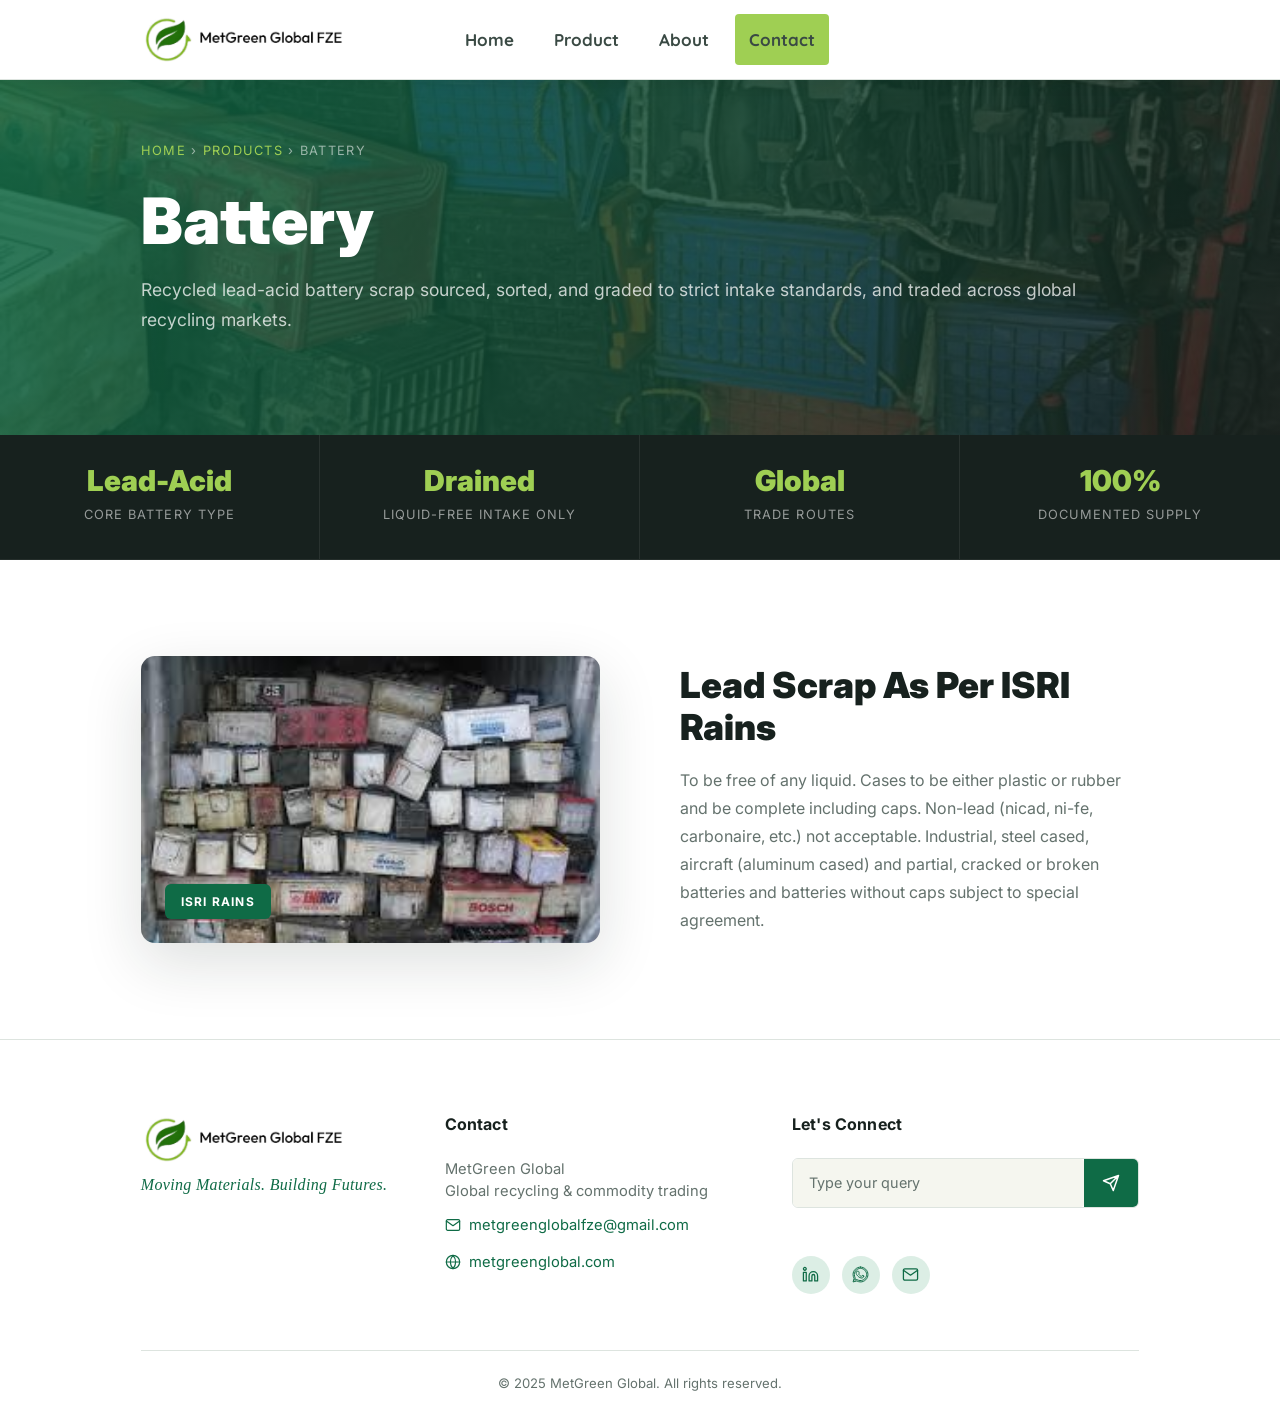
<file: battery.html>
<!DOCTYPE html>
<html lang="en">
  <head>
    <meta charset="UTF-8" />
    <meta name="viewport" content="width=device-width, initial-scale=1.0" />
    <title>Battery | Met Green Global</title>
    <meta name="description" content="MetGreen Global recycled battery products — lead-acid scrap batteries sourced, graded, and traded for global recycling markets." />
    <link rel="preconnect" href="https://fonts.googleapis.com" />
    <link rel="preconnect" href="https://fonts.gstatic.com" crossorigin />
    <link href="https://fonts.googleapis.com/css2?family=Inter:wght@400;500;600;700;800;900&display=swap" rel="stylesheet" />
    <link href="https://fonts.googleapis.com/css2?family=Quicksand:wght@500;600;700&display=swap" rel="stylesheet" />
    <link rel="stylesheet" href="styles.css" />
    <style>
      /* ── Hero ── */
      .metal-hero {
        position: relative;
        background-image: url("battery-scrap.jpg");
        background-size: cover;
        background-position: center;
        padding: 140px 11vw 100px;
        color: #fff;
      }
      .metal-hero::before {
        content: "";
        position: absolute;
        inset: 0;
        background: linear-gradient(120deg, rgba(15,107,70,0.87) 0%, rgba(23,33,30,0.80) 100%);
      }
      .metal-hero > * { position: relative; }
      .metal-hero .breadcrumb {
        font-size: 0.8rem;
        letter-spacing: 0.1em;
        text-transform: uppercase;
        color: rgba(255,255,255,0.55);
        margin-bottom: 24px;
      }
      .metal-hero .breadcrumb a { color: #9fcf53; text-decoration: none; }
      .metal-hero h1 {
        font-size: clamp(2.4rem, 5vw, 4rem);
        font-weight: 900;
        line-height: 1.08;
        margin: 0 0 20px;
        max-width: 660px;
      }
      .metal-hero p {
        font-size: 1.1rem;
        color: rgba(255,255,255,0.75);
        max-width: 100%;
        margin: 0;
        line-height: 1.7;
        white-space: nowrap;
      }

      /* ── Stats bar ── */
      .metal-stats {
        background: #17211e;
        display: grid;
        grid-template-columns: repeat(4, 1fr);
        border-bottom: 1px solid rgba(255,255,255,0.06);
      }
      .metal-stat {
        padding: 32px 28px;
        border-right: 1px solid rgba(255,255,255,0.08);
        text-align: center;
      }
      .metal-stat:last-child { border-right: none; }
      .metal-stat strong {
        display: block;
        font-size: 1.8rem;
        font-weight: 900;
        color: #9fcf53;
        line-height: 1;
        margin-bottom: 6px;
      }
      .metal-stat span {
        font-size: 0.8rem;
        color: rgba(255,255,255,0.55);
        text-transform: uppercase;
        letter-spacing: 0.08em;
      }

      /* ── Section base ── */
      .metal-section {
        padding: 80px 11vw;
      }
      .metal-section:nth-child(odd) { background: #fff; }
      .metal-section:nth-child(even) { background: #f5f6ef; }

      .section-header {
        margin-bottom: 52px;
      }
      .section-header h2 {
        font-size: clamp(1.7rem, 2.8vw, 2.4rem);
        font-weight: 900;
        color: #17211e;
        margin: 0 0 14px;
        line-height: 1.15;
      }
      .section-header p {
        font-size: 1rem;
        color: #64726d;
        line-height: 1.75;
        max-width: 100%;
        margin: 0;
      }

      /* ── Product grid ── */
      .product-grid {
        display: grid;
        grid-template-columns: repeat(3, 1fr);
        gap: 24px;
      }
      .product-card {
        background: #fff;
        border-radius: 12px;
        border: 1.5px solid #dde4df;
        padding: 28px 24px;
        transition: box-shadow 0.2s, border-color 0.2s;
      }
      .metal-section:nth-child(even) .product-card { background: #fff; }
      .product-card:hover {
        box-shadow: 0 8px 32px rgba(15,107,70,0.1);
        border-color: #9fcf53;
      }
      .card-img {
        width: 100%;
        aspect-ratio: 7 / 4;
        object-fit: cover;
        border-radius: 8px;
        margin-bottom: 16px;
        display: block;
      }
      .product-card h3 {
        font-size: 1rem;
        font-weight: 800;
        color: #17211e;
        margin: 0 0 10px;
      }
      .product-card .grade-tag {
        display: inline-block;
        font-size: 0.72rem;
        font-weight: 700;
        letter-spacing: 0.08em;
        color: #0f6b46;
        background: #dceee5;
        border-radius: 4px;
        padding: 3px 8px;
        margin-bottom: 12px;
      }
      .product-card.flagged .grade-tag {
        color: #8a4b00;
        background: #fdeccb;
      }
      .product-card ul {
        list-style: none;
        padding: 0;
        margin: 0;
        display: flex;
        flex-direction: column;
        gap: 6px;
      }
      .product-card ul li {
        font-size: 0.88rem;
        color: #3a4a44;
        padding-left: 16px;
        position: relative;
        line-height: 1.5;
      }
      .product-card ul li::before {
        content: "›";
        position: absolute;
        left: 0;
        color: #9fcf53;
        font-weight: 700;
      }

      /* ── Grading standard (image + text) ── */
      .product-section {
        display: grid;
        grid-template-columns: 1fr 1fr;
        align-items: center;
        gap: 80px;
        padding: 96px 11vw;
        background: #fff;
      }
      .product-img {
        position: relative;
        border-radius: 14px;
        overflow: hidden;
        box-shadow: 0 20px 60px rgba(23,33,30,0.14);
      }
      .product-img img {
        width: 100%;
        aspect-ratio: 8 / 5;
        object-fit: cover;
        display: block;
      }
      .product-img .img-badge {
        position: absolute;
        bottom: 24px;
        left: 24px;
        background: #0f6b46;
        color: #fff;
        font-size: 0.75rem;
        font-weight: 700;
        letter-spacing: 0.1em;
        text-transform: uppercase;
        padding: 8px 16px;
        border-radius: 6px;
      }
      .product-content .kicker {
        font-size: 0.78rem;
        font-weight: 700;
        letter-spacing: 0.14em;
        text-transform: uppercase;
        color: #0f6b46;
        margin: 0 0 12px;
        display: flex;
        align-items: center;
        gap: 8px;
      }
      .product-content .kicker::before {
        content: "";
        display: inline-block;
        width: 24px;
        height: 2px;
        background: #9fcf53;
        border-radius: 2px;
      }
      .product-content h2 {
        font-size: clamp(1.8rem, 2.8vw, 2.6rem);
        font-weight: 900;
        color: #17211e;
        margin: 0 0 18px;
        line-height: 1.15;
      }
      .product-content p {
        font-size: 1rem;
        color: #64726d;
        line-height: 1.75;
        margin: 0;
      }

      /* ── Responsive ── */
      @media (max-width: 1400px) {
        .metal-hero p { white-space: normal; }
      }
      @media (max-width: 900px) {
        .metal-stats { grid-template-columns: repeat(2, 1fr); }
        .product-grid { grid-template-columns: repeat(2, 1fr); }
        .metal-section { padding: 56px 6vw; }
        .metal-hero { padding: 100px 6vw 70px; }
      }
      @media (max-width: 600px) {
        .product-grid { grid-template-columns: 1fr; }
        .metal-stats { grid-template-columns: repeat(2, 1fr); }
      }
      @media (max-width: 860px) {
        .product-section {
          grid-template-columns: 1fr;
          gap: 40px;
          padding: 64px 6vw;
        }
      }
    </style>
  </head>
  <body>

    <!-- Page transition loader -->
    <div id="page-loader" aria-hidden="true">
      <div class="loader-logo">
        <img src="logo-icon-transparent.png" alt="MetGreen Global logo" />
        <div class="loader-wordmark">
          <strong>MetGreen</strong>
          <small>Global</small>
        </div>
      </div>
      <div class="loader-bar-track"><div class="loader-bar-fill"></div></div>
    </div>

    <header class="topbar">
      <a class="logo" href="index.html" aria-label="Met Green Global home">
        <img class="logo-mark" src="metgreen-logo-footer.png" alt="Met Green Global FZE" />
      </a>
      <button class="menu-toggle" type="button" aria-expanded="false" aria-controls="primary-nav">
        <span></span><span></span><span></span>
      </button>
      <nav class="primary-nav" id="primary-nav" aria-label="Primary navigation">
        <a href="index.html">Home</a>
        <a href="product.html" class="active-page">Product</a>
        <a href="about.html">About</a>
        <a class="nav-contact" href="contact.html">Contact</a>
      </nav>
    </header>

    <main>

      <!-- Hero -->
      <section class="metal-hero">
        <p class="breadcrumb">
          <a href="index.html">Home</a> &rsaquo;
          <a href="product.html">Products</a> &rsaquo;
          Battery
        </p>
        <h1>Battery</h1>
        <p>Recycled lead-acid battery scrap sourced, sorted, and graded to strict intake standards, and traded across global recycling markets.</p>
      </section>

      <!-- Stats -->
      <div class="metal-stats">
        <div class="metal-stat">
          <strong>Lead-Acid</strong>
          <span>Core Battery Type</span>
        </div>
        <div class="metal-stat">
          <strong>Drained</strong>
          <span>Liquid-Free Intake Only</span>
        </div>
        <div class="metal-stat">
          <strong>Global</strong>
          <span>Trade Routes</span>
        </div>
        <div class="metal-stat">
          <strong>100%</strong>
          <span>Documented Supply</span>
        </div>
      </div>

      <!-- Section: Grading Standard -->
      <section class="product-section" id="battery-specs">
        <div class="product-img">
          <img src="battery-lead-acid.jpg" alt="Container filled with scrap lead-acid batteries ready for export" />
          <span class="img-badge">ISRI Rains</span>
        </div>
        <div class="product-content">
          <h2>Lead Scrap As Per ISRI Rains</h2>
          <p>
            To be free of any liquid. Cases to be either plastic or rubber and be complete including caps. Non-lead (nicad, ni-fe, carbonaire, etc.) not acceptable. Industrial, steel cased, aircraft (aluminum cased) and partial, cracked or broken batteries and batteries without caps subject to special agreement.
          </p>
        </div>
      </section>

    </main>

    <!-- Footer -->
    <footer class="footer">
      <div class="footer-main">
        <div class="footer-brand">
          <a class="logo" href="index.html" aria-label="Met Green Global home">
            <img class="logo-mark" src="metgreen-logo-footer.png" alt="Met Green Global FZE" />
          </a>
          <p class="footer-tagline">Moving Materials. Building Futures.</p>
        </div>
        <div class="footer-col">
          <h4>Contact</h4>
          <ul class="footer-contact-list">
            <li>MetGreen Global<br/>Global recycling &amp; commodity trading</li>
            <li>
              <a href="https://mail.google.com/mail/?view=cm&amp;fs=1&amp;to=metgreenglobalfze@gmail.com" target="_blank" rel="noopener noreferrer">
                <svg viewBox="0 0 24 24"><path d="M4 4h16c1.1 0 2 .9 2 2v12c0 1.1-.9 2-2 2H4c-1.1 0-2-.9-2-2V6c0-1.1.9-2 2-2z"/><path d="M22 6l-10 7L2 6"/></svg>
                metgreenglobalfze@gmail.com
              </a>
            </li>
            <li>
              <a href="https://metgreenglobal.com" target="_blank" rel="noopener noreferrer">
                <svg viewBox="0 0 24 24"><circle cx="12" cy="12" r="10"/><path d="M2 12h20M12 2a15.3 15.3 0 0 1 4 10 15.3 15.3 0 0 1-4 10 15.3 15.3 0 0 1-4-10 15.3 15.3 0 0 1 4-10z"/></svg>
                metgreenglobal.com
              </a>
            </li>
          </ul>
        </div>
        <div class="footer-col">
          <h4>Let's Connect</h4>
          <form class="footer-newsletter-form" onsubmit="return false;">
            <input type="text" placeholder="Type your query" aria-label="Your query" />
            <button type="submit" aria-label="Send query">
              <svg viewBox="0 0 24 24"><path d="M22 2L11 13M22 2l-7 20-4-9-9-4 20-7z"/></svg>
            </button>
          </form>
          <div class="footer-socials">
            <a href="#" aria-label="LinkedIn">
              <svg viewBox="0 0 24 24"><path d="M16 8a6 6 0 0 1 6 6v7h-4v-7a2 2 0 0 0-2-2 2 2 0 0 0-2 2v7h-4v-7a6 6 0 0 1 6-6z"/><rect x="2" y="9" width="4" height="12"/><circle cx="4" cy="4" r="2"/></svg>
            </a>
            <a href="https://wa.me/971554835509" target="_blank" rel="noopener noreferrer" aria-label="WhatsApp">
              <svg viewBox="0 0 32 32" fill="currentColor"><path d="M16 2C8.28 2 2 8.28 2 16c0 2.46.67 4.88 1.95 7.02L2 30l7.18-1.88A13.94 13.94 0 0 0 16 30c7.72 0 14-6.28 14-14S23.72 2 16 2zm0 25.5c-2.2 0-4.35-.6-6.22-1.72l-.45-.27-4.26 1.12 1.13-4.14-.3-.47A11.44 11.44 0 0 1 4.5 16C4.5 9.6 9.6 4.5 16 4.5S27.5 9.6 27.5 16 22.4 27.5 16 27.5zm6.27-8.55c-.34-.17-2.03-1-2.35-1.12-.32-.11-.55-.17-.78.17-.23.34-.9 1.12-1.1 1.35-.2.23-.4.26-.74.09-.34-.17-1.44-.53-2.74-1.69-1.01-.9-1.7-2.01-1.9-2.35-.2-.34-.02-.52.15-.69.15-.15.34-.4.51-.6.17-.2.23-.34.34-.57.11-.23.06-.43-.03-.6-.09-.17-.78-1.88-1.07-2.57-.28-.67-.57-.58-.78-.59H9.8c-.23 0-.6.09-.91.43-.31.34-1.2 1.17-1.2 2.86s1.23 3.32 1.4 3.55c.17.23 2.42 3.7 5.87 5.19.82.35 1.46.56 1.96.72.82.26 1.57.22 2.16.13.66-.1 2.03-.83 2.32-1.63.29-.8.29-1.49.2-1.63-.08-.14-.31-.23-.65-.4z"/></svg>
            </a>
            <a href="https://mail.google.com/mail/?view=cm&amp;fs=1&amp;to=metgreenglobalfze@gmail.com" target="_blank" rel="noopener noreferrer" aria-label="Email">
              <svg viewBox="0 0 24 24"><path d="M4 4h16c1.1 0 2 .9 2 2v12c0 1.1-.9 2-2 2H4c-1.1 0-2-.9-2-2V6c0-1.1.9-2 2-2z"/><path d="M22 6l-10 7L2 6"/></svg>
            </a>
          </div>
        </div>
      </div>
      <div class="footer-bottom">
        &copy; 2025 MetGreen Global. All rights reserved.
      </div>
    </footer>

    <script src="script.js"></script>
    <script>
      document.querySelectorAll(".card-img").forEach(function(img) {
        img.onerror = function() {
          this.onerror = null;
          this.src = "[data-uri]";
          this.style.background = "linear-gradient(135deg, #dceee5 0%, #b5dd6a 100%)";
        };
      });
    </script>
  </body>
</html>
</file>
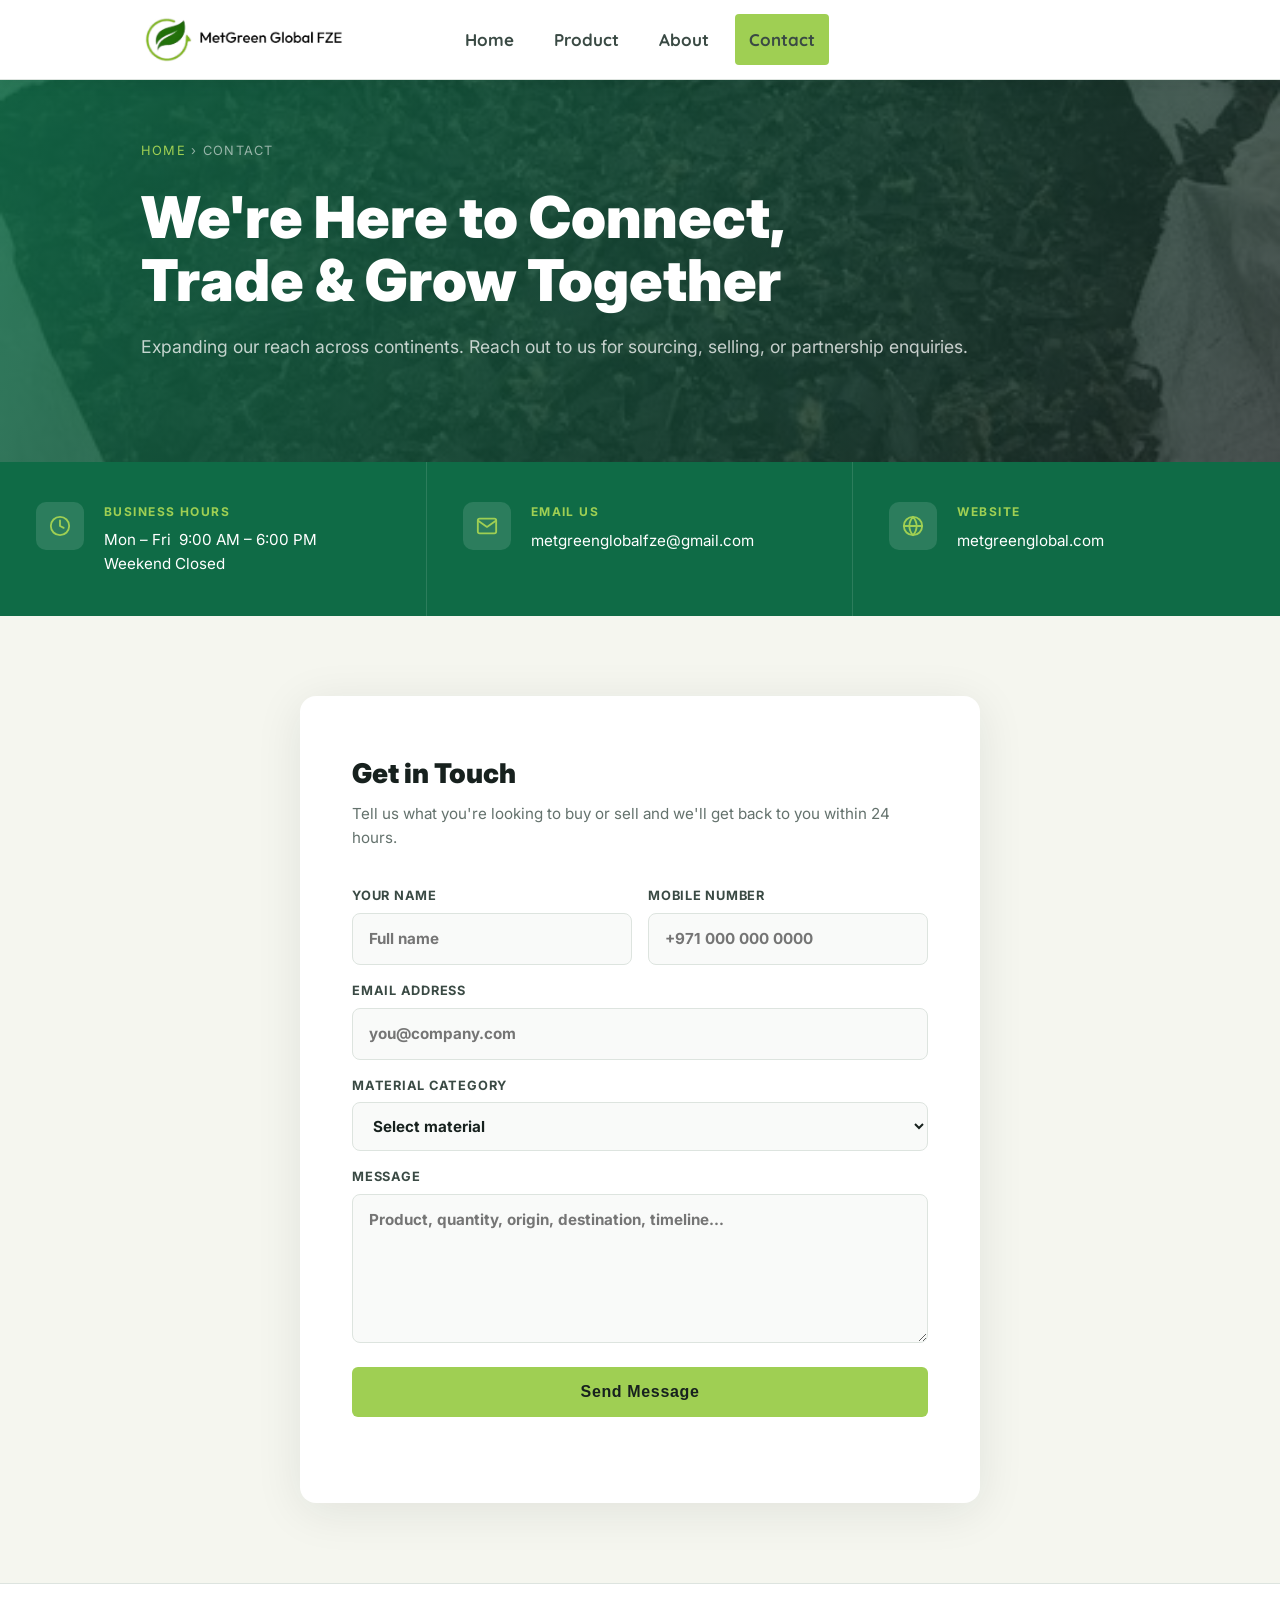
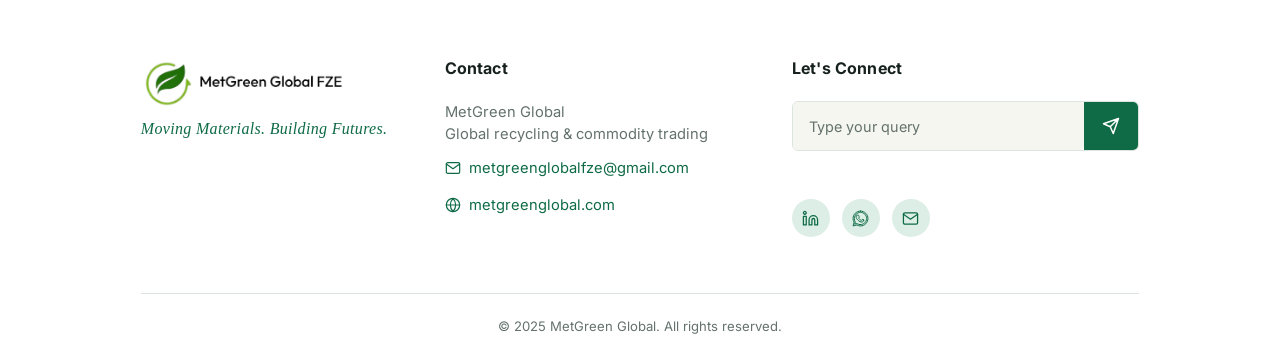
<file: contact.html>
<!DOCTYPE html>
<html lang="en">
  <head>
    <meta charset="UTF-8" />
    <meta name="viewport" content="width=device-width, initial-scale=1.0" />
    <meta name="description" content="Contact MetGreen Global — get in touch for recycling and commodity trade enquiries." />
    <title>Contact | Met Green Global</title>
    <link rel="preconnect" href="https://fonts.googleapis.com" />
    <link rel="preconnect" href="https://fonts.gstatic.com" crossorigin />
    <link href="https://fonts.googleapis.com/css2?family=Inter:wght@400;500;600;700;800;900&display=swap" rel="stylesheet" />
    <link href="https://fonts.googleapis.com/css2?family=Quicksand:wght@500;600;700&display=swap" rel="stylesheet" />
    <link rel="stylesheet" href="styles.css" />
    <style>
      /* ── Contact hero ── */
      .contact-hero {
        position: relative;
        background-image: url("rubber-granules.jpg");
        background-size: cover;
        background-position: center;
        padding: 140px 11vw 100px;
        color: #fff;
      }
      .contact-hero::before {
        content: "";
        position: absolute;
        inset: 0;
        background: linear-gradient(120deg, rgba(15,107,70,0.88) 0%, rgba(23,33,30,0.75) 100%);
      }
      .contact-hero > * { position: relative; }
      .contact-hero .breadcrumb {
        font-size: 0.8rem;
        letter-spacing: 0.1em;
        text-transform: uppercase;
        color: rgba(255,255,255,0.55);
        margin-bottom: 24px;
      }
      .contact-hero .breadcrumb a { color: #9fcf53; text-decoration: none; }
      .contact-hero h1 {
        font-size: clamp(2rem, 5vw, 3.6rem);
        font-weight: 900;
        line-height: 1.1;
        margin: 0 0 20px;
        max-width: 680px;
      }
      .contact-hero p {
        font-size: 1.1rem;
        color: rgba(255,255,255,0.75);
        max-width: 880px;
        margin: 0;
        line-height: 1.7;
      }
      .contact-hero .hero-office {
        margin-top: 32px;
        display: inline-flex;
        align-items: center;
        gap: 10px;
        background: rgba(255,255,255,0.1);
        border: 1px solid rgba(255,255,255,0.2);
        border-radius: 8px;
        padding: 12px 20px;
        font-size: 0.9rem;
        color: #fff;
        backdrop-filter: blur(6px);
      }
      .contact-hero .hero-office svg {
        width: 18px; height: 18px;
        stroke: #9fcf53; fill: none;
        stroke-width: 2; stroke-linecap: round;
      }

      /* ── Info strip ── */
      .contact-strip {
        display: grid;
        grid-template-columns: repeat(3, 1fr);
        background: #0f6b46;
      }
      .contact-strip-item {
        padding: 40px 36px;
        display: flex;
        gap: 20px;
        align-items: flex-start;
        border-right: 1px solid rgba(255,255,255,0.12);
      }
      .contact-strip-item:last-child { border-right: none; }
      .strip-icon {
        width: 48px; height: 48px;
        background: rgba(255,255,255,0.12);
        border-radius: 10px;
        display: flex; align-items: center; justify-content: center;
        flex-shrink: 0;
      }
      .strip-icon svg {
        width: 22px; height: 22px;
        stroke: #9fcf53; fill: none;
        stroke-width: 2; stroke-linecap: round; stroke-linejoin: round;
      }
      .strip-text h4 {
        font-size: 0.75rem;
        font-weight: 700;
        letter-spacing: 0.12em;
        text-transform: uppercase;
        color: #9fcf53;
        margin: 0 0 6px;
      }
      .strip-text p, .strip-text a {
        font-size: 0.95rem;
        color: #fff;
        margin: 0;
        line-height: 1.6;
        text-decoration: none;
      }
      .strip-text a:hover { color: #fff; }

      /* ── Main contact section ── */
      .contact-main {
        padding: 80px 11vw;
        background: #f5f6ef;
        display: flex;
        justify-content: center;
      }

      /* Left column */
      .contact-left h2 {
        font-size: clamp(1.8rem, 3vw, 2.4rem);
        font-weight: 900;
        color: #17211e;
        margin: 0 0 16px;
        line-height: 1.15;
      }
      .contact-left > p {
        font-size: 1rem;
        color: #64726d;
        line-height: 1.7;
        margin: 0 0 40px;
      }

      .contact-detail-list { list-style: none; padding: 0; margin: 0 0 40px; display: flex; flex-direction: column; gap: 20px; }
      .contact-detail-list li {
        display: flex;
        gap: 16px;
        align-items: flex-start;
      }
      .detail-icon {
        width: 42px; height: 42px;
        background: #dceee5;
        border-radius: 10px;
        display: flex; align-items: center; justify-content: center;
        flex-shrink: 0;
      }
      .detail-icon svg {
        width: 18px; height: 18px;
        stroke: #0f6b46; fill: none;
        stroke-width: 2; stroke-linecap: round; stroke-linejoin: round;
      }
      .detail-text strong {
        display: block;
        font-size: 0.78rem;
        font-weight: 700;
        letter-spacing: 0.1em;
        text-transform: uppercase;
        color: #0f6b46;
        margin-bottom: 3px;
      }
      .detail-text span, .detail-text a {
        font-size: 0.95rem;
        color: #3a4a44;
        text-decoration: none;
        line-height: 1.5;
      }
      .detail-text a:hover { color: #0f6b46; }

      /* Membership badge */
      .membership-badge {
        background: #fff;
        border-radius: 12px;
        padding: 22px 24px;
        display: flex;
        gap: 16px;
        align-items: center;
        box-shadow: 0 4px 20px rgba(23,33,30,0.06);
        border-left: 4px solid #9fcf53;
      }
      .membership-badge .badge-icon {
        font-size: 2rem;
        line-height: 1;
      }
      .membership-badge h5 {
        font-size: 0.78rem;
        font-weight: 700;
        letter-spacing: 0.1em;
        text-transform: uppercase;
        color: #0f6b46;
        margin: 0 0 4px;
      }
      .membership-badge p {
        font-size: 0.88rem;
        color: #64726d;
        margin: 0;
        line-height: 1.5;
      }

      /* Social row */
      .contact-socials {
        margin-top: 32px;
        display: flex;
        gap: 12px;
      }
      .contact-socials a {
        width: 44px; height: 44px;
        border-radius: 10px;
        background: #0f6b46;
        display: flex; align-items: center; justify-content: center;
        transition: background 0.2s;
      }
      .contact-socials a:hover { background: #9fcf53; }
      .contact-socials svg {
        width: 18px; height: 18px;
        stroke: #fff; fill: none;
        stroke-width: 2; stroke-linecap: round; stroke-linejoin: round;
      }
      .contact-socials .wa-svg { stroke: none; fill: #fff; width: 20px; height: 20px; }

      .contact-left { display: none; }

      /* Form card — centered */
      .contact-form-card {
        background: #fff;
        border-radius: 16px;
        padding: 56px 52px;
        box-shadow: 0 8px 48px rgba(23,33,30,0.09);
        width: 100%;
        max-width: 680px;
      }
      .contact-form-card h2 {
        font-size: 1.7rem;
        font-weight: 900;
        color: #17211e;
        margin: 0 0 6px;
      }
      .contact-form-card > p {
        font-size: 0.95rem;
        color: #64726d;
        margin: 0 0 36px;
        line-height: 1.6;
      }
      .contact-form-card .form-row {
        display: grid;
        grid-template-columns: 1fr 1fr;
        gap: 16px;
      }
      .contact-form-card label {
        display: flex;
        flex-direction: column;
        gap: 6px;
        font-size: 0.8rem;
        font-weight: 700;
        letter-spacing: 0.06em;
        text-transform: uppercase;
        color: #3a4a44;
        margin-bottom: 16px;
      }
      .contact-form-card input,
      .contact-form-card select,
      .contact-form-card textarea {
        width: 100%;
        padding: 13px 16px;
        border: 1.5px solid #dde4df;
        border-radius: 8px;
        font-size: 0.95rem;
        color: #17211e;
        background: #f9faf9;
        outline: none;
        transition: border-color 0.2s, box-shadow 0.2s;
        font-family: inherit;
      }
      .contact-form-card input:focus,
      .contact-form-card select:focus,
      .contact-form-card textarea:focus {
        border-color: #0f6b46;
        background: #fff;
        box-shadow: 0 0 0 3px rgba(15,107,70,0.1);
      }
      .contact-form-card textarea { resize: vertical; min-height: 130px; }
      .contact-form-card .btn {
        margin-top: 8px;
        width: 100%;
        justify-content: center;
        font-size: 1rem;
        padding: 16px;
        letter-spacing: 0.04em;
      }
      .form-status {
        margin-top: 12px;
        font-size: 0.9rem;
        color: #0f6b46;
        font-weight: 600;
        min-height: 1.2em;
        text-align: center;
      }

      /* ── Responsive ── */
      @media (max-width: 900px) {
        .contact-strip { grid-template-columns: 1fr; }
        .contact-strip-item { border-right: none; border-bottom: 1px solid rgba(255,255,255,0.12); }
        .contact-strip-item:last-child { border-bottom: none; }
        .contact-main { grid-template-columns: 1fr; gap: 48px; padding: 56px 6vw; }
        .contact-form-card { padding: 32px 24px; }
        .contact-form-card .form-row { grid-template-columns: 1fr; }
        .contact-hero { padding: 100px 6vw 70px; }
      }
    </style>
  </head>
  <body>
    <!-- Page transition loader -->
    <div id="page-loader" aria-hidden="true">
      <div class="loader-logo">
        <img src="logo-icon-transparent.png" alt="MetGreen Global logo" />
        <div class="loader-wordmark">
          <strong>MetGreen</strong>
          <small>Global</small>
        </div>
      </div>
      <div class="loader-bar"></div>
    </div>

    <header class="topbar">
      <a class="logo" href="index.html" aria-label="Met Green Global home">
        <img class="logo-mark" src="metgreen-logo-footer.png" alt="Met Green Global FZE" />
      </a>

      <button class="menu-toggle" type="button" aria-expanded="false" aria-controls="primary-nav">
        <span></span><span></span><span></span>
      </button>

      <nav class="primary-nav" id="primary-nav" aria-label="Primary navigation">
        <a href="index.html">Home</a>
        <a href="product.html">Product</a>
        <a href="about.html">About</a>
        <a class="nav-contact active-page" href="contact.html">Contact</a>
      </nav>
    </header>

    <main>

      <!-- Hero -->
      <section class="contact-hero">
        <p class="breadcrumb"><a href="index.html">Home</a> &rsaquo; Contact</p>
        <h1>We're Here to Connect, Trade &amp; Grow Together</h1>
        <p>Expanding our reach across continents. Reach out to us for sourcing, selling, or partnership enquiries.</p>
      </section>

      <!-- Info strip -->
      <div class="contact-strip">
        <div class="contact-strip-item">
          <div class="strip-icon">
            <svg viewBox="0 0 24 24"><circle cx="12" cy="12" r="10"/><polyline points="12 6 12 12 16 14"/></svg>
          </div>
          <div class="strip-text">
            <h4>Business Hours</h4>
            <p>Mon – Fri &nbsp;9:00 AM – 6:00 PM<br/>Weekend Closed</p>
          </div>
        </div>
        <div class="contact-strip-item">
          <div class="strip-icon">
            <svg viewBox="0 0 24 24"><path d="M4 4h16c1.1 0 2 .9 2 2v12c0 1.1-.9 2-2 2H4c-1.1 0-2-.9-2-2V6c0-1.1.9-2 2-2z"/><path d="M22 6l-10 7L2 6"/></svg>
          </div>
          <div class="strip-text">
            <h4>Email Us</h4>
            <a href="https://mail.google.com/mail/?view=cm&amp;fs=1&amp;to=metgreenglobalfze@gmail.com" target="_blank" rel="noopener noreferrer">metgreenglobalfze@gmail.com</a>
          </div>
        </div>
        <div class="contact-strip-item">
          <div class="strip-icon">
            <svg viewBox="0 0 24 24"><circle cx="12" cy="12" r="10"/><path d="M2 12h20M12 2a15.3 15.3 0 0 1 4 10 15.3 15.3 0 0 1-4 10 15.3 15.3 0 0 1-4-10 15.3 15.3 0 0 1 4-10z"/></svg>
          </div>
          <div class="strip-text">
            <h4>Website</h4>
            <a href="https://metgreenglobal.com" target="_blank" rel="noopener noreferrer">metgreenglobal.com</a>
          </div>
        </div>
      </div>

      <!-- Main: info + form -->
      <section class="contact-main">

        <!-- Left -->
        <div class="contact-left">
          <h2>Say Hello</h2>
          <p>For any enquiries, including buying, selling, logistics, or partnerships, please reach out. Our team typically responds within 24 hours.</p>

          <ul class="contact-detail-list">
            <li>
              <div class="detail-icon">
                <svg viewBox="0 0 24 24"><path d="M20 10c0 6-8 12-8 12s-8-6-8-12a8 8 0 0 1 16 0z"/><circle cx="12" cy="10" r="3"/></svg>
              </div>
              <div class="detail-text">
                <strong>Address</strong>
                <span>MetGreen Global<br/>Dubai, UAE</span>
              </div>
            </li>
            <li>
              <div class="detail-icon">
                <svg viewBox="0 0 24 24"><path d="M4 4h16c1.1 0 2 .9 2 2v12c0 1.1-.9 2-2 2H4c-1.1 0-2-.9-2-2V6c0-1.1.9-2 2-2z"/><path d="M22 6l-10 7L2 6"/></svg>
              </div>
              <div class="detail-text">
                <strong>Email</strong>
                <a href="https://mail.google.com/mail/?view=cm&amp;fs=1&amp;to=metgreenglobalfze@gmail.com" target="_blank" rel="noopener noreferrer">metgreenglobalfze@gmail.com</a>
              </div>
            </li>
            <li>
              <div class="detail-icon">
                <svg viewBox="0 0 24 24"><circle cx="12" cy="12" r="10"/><path d="M2 12h20M12 2a15.3 15.3 0 0 1 4 10 15.3 15.3 0 0 1-4 10 15.3 15.3 0 0 1-4-10 15.3 15.3 0 0 1 4-10z"/></svg>
              </div>
              <div class="detail-text">
                <strong>Website</strong>
                <a href="https://metgreenglobal.com" target="_blank" rel="noopener noreferrer">metgreenglobal.com</a>
              </div>
            </li>
          </ul>

          <div class="membership-badge">
            <div class="badge-icon">♻️</div>
            <div>
              <h5>Industry Member</h5>
              <p>Global recycling &amp; commodity trade: rubber, paper, ferrous &amp; non-ferrous metals</p>
            </div>
          </div>

          <div class="contact-socials">
            <a href="#" aria-label="LinkedIn">
              <svg viewBox="0 0 24 24"><path d="M16 8a6 6 0 0 1 6 6v7h-4v-7a2 2 0 0 0-2-2 2 2 0 0 0-2 2v7h-4v-7a6 6 0 0 1 6-6z"/><rect x="2" y="9" width="4" height="12"/><circle cx="4" cy="4" r="2"/></svg>
            </a>
            <a href="https://wa.me/971554835509" target="_blank" rel="noopener noreferrer" aria-label="WhatsApp">
              <svg class="wa-svg" viewBox="0 0 32 32"><path d="M16 2C8.28 2 2 8.28 2 16c0 2.46.67 4.88 1.95 7.02L2 30l7.18-1.88A13.94 13.94 0 0 0 16 30c7.72 0 14-6.28 14-14S23.72 2 16 2zm0 25.5c-2.2 0-4.35-.6-6.22-1.72l-.45-.27-4.26 1.12 1.13-4.14-.3-.47A11.44 11.44 0 0 1 4.5 16C4.5 9.6 9.6 4.5 16 4.5S27.5 9.6 27.5 16 22.4 27.5 16 27.5zm6.27-8.55c-.34-.17-2.03-1-2.35-1.12-.32-.11-.55-.17-.78.17-.23.34-.9 1.12-1.1 1.35-.2.23-.4.26-.74.09-.34-.17-1.44-.53-2.74-1.69-1.01-.9-1.7-2.01-1.9-2.35-.2-.34-.02-.52.15-.69.15-.15.34-.4.51-.6.17-.2.23-.34.34-.57.11-.23.06-.43-.03-.6-.09-.17-.78-1.88-1.07-2.57-.28-.67-.57-.58-.78-.59H9.8c-.23 0-.6.09-.91.43-.31.34-1.2 1.17-1.2 2.86s1.23 3.32 1.4 3.55c.17.23 2.42 3.7 5.87 5.19.82.35 1.46.56 1.96.72.82.26 1.57.22 2.16.13.66-.1 2.03-.83 2.32-1.63.29-.8.29-1.49.2-1.63-.08-.14-.31-.23-.65-.4z"/></svg>
            </a>
            <a href="https://mail.google.com/mail/?view=cm&amp;fs=1&amp;to=metgreenglobalfze@gmail.com" target="_blank" rel="noopener noreferrer" aria-label="Email">
              <svg viewBox="0 0 24 24"><path d="M4 4h16c1.1 0 2 .9 2 2v12c0 1.1-.9 2-2 2H4c-1.1 0-2-.9-2-2V6c0-1.1.9-2 2-2z"/><path d="M22 6l-10 7L2 6"/></svg>
            </a>
          </div>
        </div>

        <!-- Right — form -->
        <div class="contact-form-card">
          <h2>Get in Touch</h2>
          <p>Tell us what you're looking to buy or sell and we'll get back to you within 24 hours.</p>
          <form id="quote-form">
            <div class="form-row">
              <label>
                Your Name
                <input type="text" name="name" placeholder="Full name" required />
              </label>
              <label>
                Mobile Number
                <input type="tel" name="phone" placeholder="+971 000 000 0000" />
              </label>
            </div>
            <label>
              Email Address
              <input type="email" name="email" placeholder="you@company.com" required />
            </label>
            <label>
              Material Category
              <select name="category" required>
                <option value="">Select material</option>
                <option>Rubber</option>
                <option>Paper</option>
                <option>Ferrous Metals</option>
                <option>Non-Ferrous Metals</option>
                <option>Battery</option>
                <option>Other</option>
              </select>
            </label>
            <label>
              Message
              <textarea name="message" rows="5" placeholder="Product, quantity, origin, destination, timeline…"></textarea>
            </label>
            <button class="btn dark" type="submit">Send Message</button>
            <p class="form-status" role="status" aria-live="polite"></p>
          </form>
        </div>

      </section>
    </main>

    <!-- Footer (same as About page) -->
    <footer class="footer">
      <div class="footer-main">
        <div class="footer-brand">
          <a class="logo" href="index.html" aria-label="Met Green Global home">
            <img class="logo-mark" src="metgreen-logo-footer.png" alt="Met Green Global FZE" />
          </a>
          <p class="footer-tagline">Moving Materials. Building Futures.</p>
        </div>

        <div class="footer-col">
          <h4>Contact</h4>
          <ul class="footer-contact-list">
            <li>MetGreen Global<br/>Global recycling &amp; commodity trading</li>
            <li>
              <a href="https://mail.google.com/mail/?view=cm&amp;fs=1&amp;to=metgreenglobalfze@gmail.com" target="_blank" rel="noopener noreferrer">
                <svg viewBox="0 0 24 24"><path d="M4 4h16c1.1 0 2 .9 2 2v12c0 1.1-.9 2-2 2H4c-1.1 0-2-.9-2-2V6c0-1.1.9-2 2-2z"/><path d="M22 6l-10 7L2 6"/></svg>
                metgreenglobalfze@gmail.com
              </a>
            </li>
            <li>
              <a href="https://metgreenglobal.com" target="_blank" rel="noopener noreferrer">
                <svg viewBox="0 0 24 24"><circle cx="12" cy="12" r="10"/><path d="M2 12h20M12 2a15.3 15.3 0 0 1 4 10 15.3 15.3 0 0 1-4 10 15.3 15.3 0 0 1-4-10 15.3 15.3 0 0 1 4-10z"/></svg>
                metgreenglobal.com
              </a>
            </li>
          </ul>
        </div>

        <div class="footer-col">
          <h4>Let's Connect</h4>
          <form class="footer-newsletter-form" onsubmit="return false;">
            <input type="text" placeholder="Type your query" aria-label="Your query" />
            <button type="submit" aria-label="Send query">
              <svg viewBox="0 0 24 24"><path d="M22 2L11 13M22 2l-7 20-4-9-9-4 20-7z"/></svg>
            </button>
          </form>
          <div class="footer-socials">
            <a href="#" aria-label="LinkedIn">
              <svg viewBox="0 0 24 24"><path d="M16 8a6 6 0 0 1 6 6v7h-4v-7a2 2 0 0 0-2-2 2 2 0 0 0-2 2v7h-4v-7a6 6 0 0 1 6-6z"/><rect x="2" y="9" width="4" height="12"/><circle cx="4" cy="4" r="2"/></svg>
            </a>
            <a href="https://wa.me/971554835509" target="_blank" rel="noopener noreferrer" aria-label="WhatsApp">
              <svg viewBox="0 0 32 32" fill="currentColor"><path d="M16 2C8.28 2 2 8.28 2 16c0 2.46.67 4.88 1.95 7.02L2 30l7.18-1.88A13.94 13.94 0 0 0 16 30c7.72 0 14-6.28 14-14S23.72 2 16 2zm0 25.5c-2.2 0-4.35-.6-6.22-1.72l-.45-.27-4.26 1.12 1.13-4.14-.3-.47A11.44 11.44 0 0 1 4.5 16C4.5 9.6 9.6 4.5 16 4.5S27.5 9.6 27.5 16 22.4 27.5 16 27.5zm6.27-8.55c-.34-.17-2.03-1-2.35-1.12-.32-.11-.55-.17-.78.17-.23.34-.9 1.12-1.1 1.35-.2.23-.4.26-.74.09-.34-.17-1.44-.53-2.74-1.69-1.01-.9-1.7-2.01-1.9-2.35-.2-.34-.02-.52.15-.69.15-.15.34-.4.51-.6.17-.2.23-.34.34-.57.11-.23.06-.43-.03-.6-.09-.17-.78-1.88-1.07-2.57-.28-.67-.57-.58-.78-.59H9.8c-.23 0-.6.09-.91.43-.31.34-1.2 1.17-1.2 2.86s1.23 3.32 1.4 3.55c.17.23 2.42 3.7 5.87 5.19.82.35 1.46.56 1.96.72.82.26 1.57.22 2.16.13.66-.1 2.03-.83 2.32-1.63.29-.8.29-1.49.2-1.63-.08-.14-.31-.23-.65-.4z"/></svg>
            </a>
            <a href="https://mail.google.com/mail/?view=cm&amp;fs=1&amp;to=metgreenglobalfze@gmail.com" target="_blank" rel="noopener noreferrer" aria-label="Email">
              <svg viewBox="0 0 24 24"><path d="M4 4h16c1.1 0 2 .9 2 2v12c0 1.1-.9 2-2 2H4c-1.1 0-2-.9-2-2V6c0-1.1.9-2 2-2z"/><path d="M22 6l-10 7L2 6"/></svg>
            </a>
          </div>
        </div>
      </div>
      <div class="footer-bottom">
        &copy; 2025 MetGreen Global. All rights reserved.
      </div>
    </footer>

    <script src="script.js"></script>
    <script>
      const form = document.getElementById("quote-form");
      const status = form.querySelector(".form-status");
      form.addEventListener("submit", (e) => {
        e.preventDefault();
        const email = form.elements.email.value.trim();
        if (!/^[^\s@]+@[^\s@]+\.[^\s@]+$/.test(email)) {
          status.textContent = "Please enter a valid email address.";
          return;
        }
        status.textContent = "Thank you! We'll be in touch within 24 hours.";
        form.reset();
      });
    </script>
  </body>
</html>
</file>
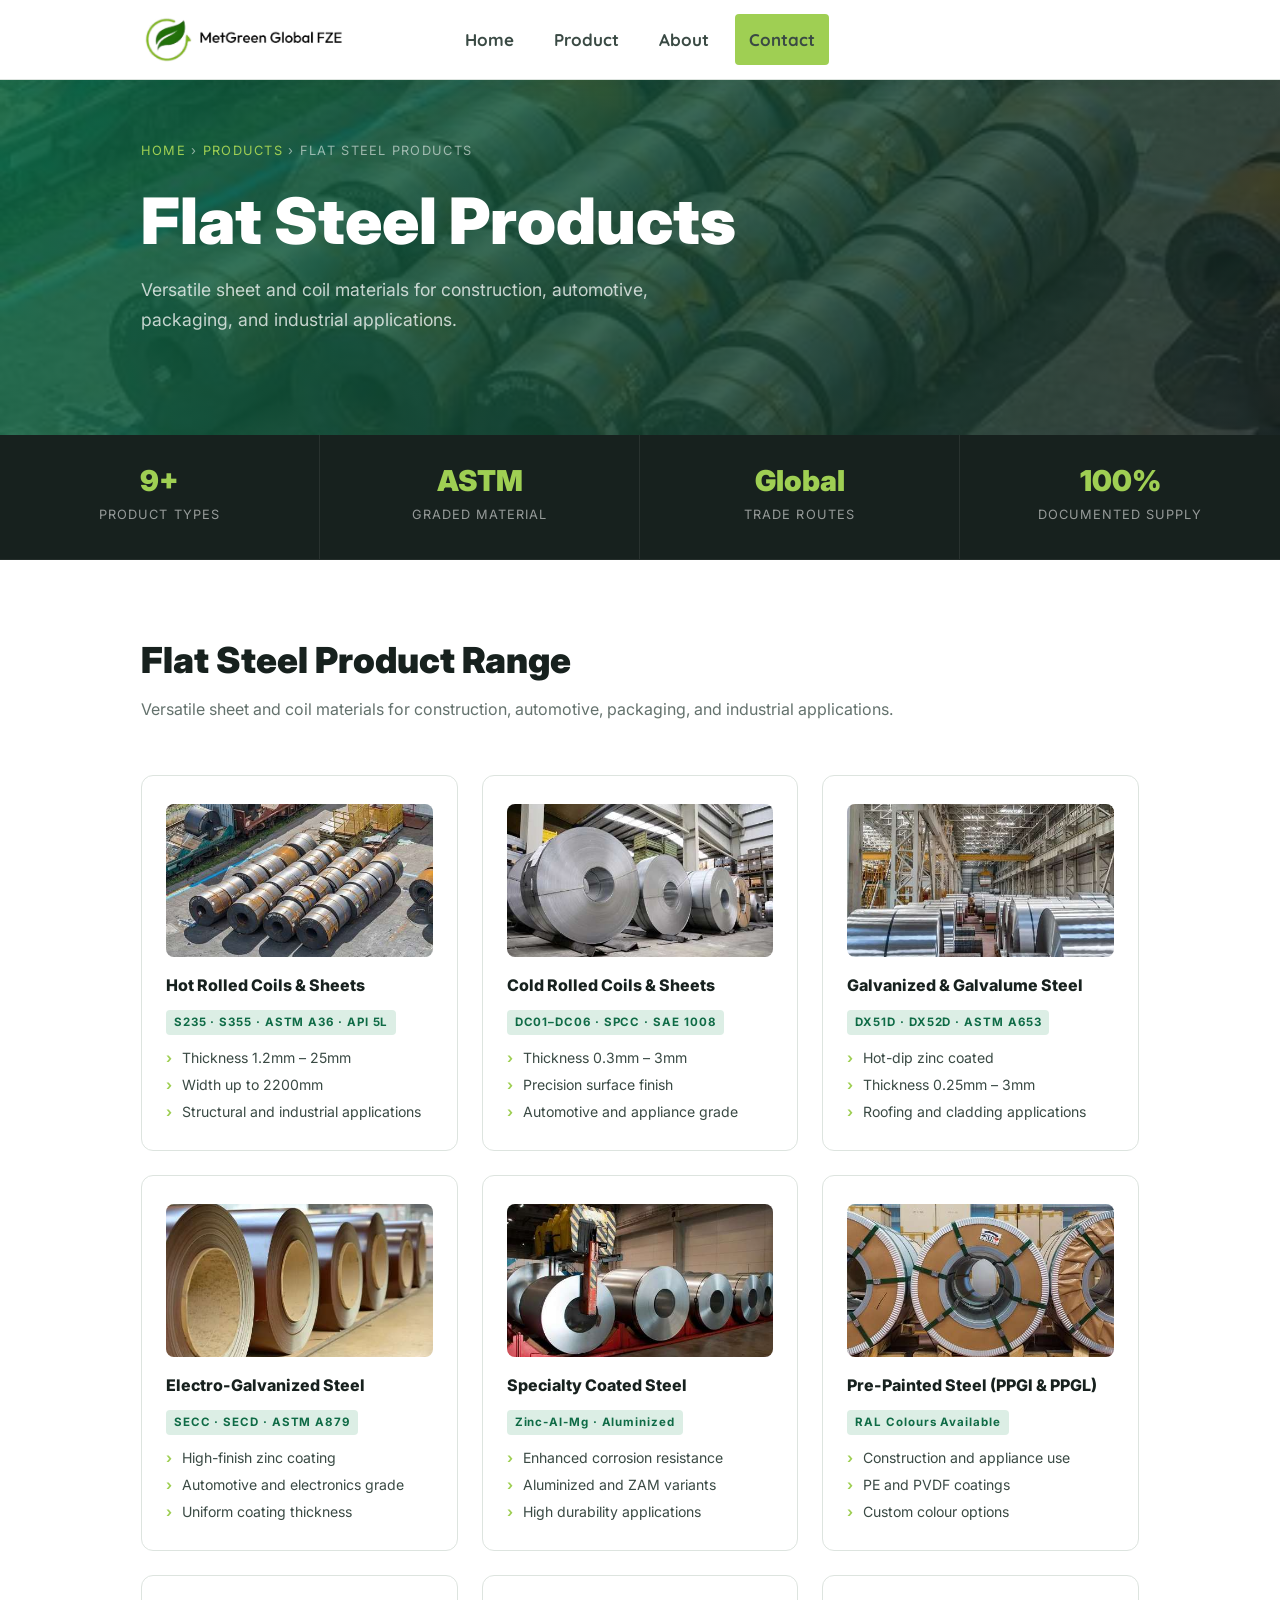
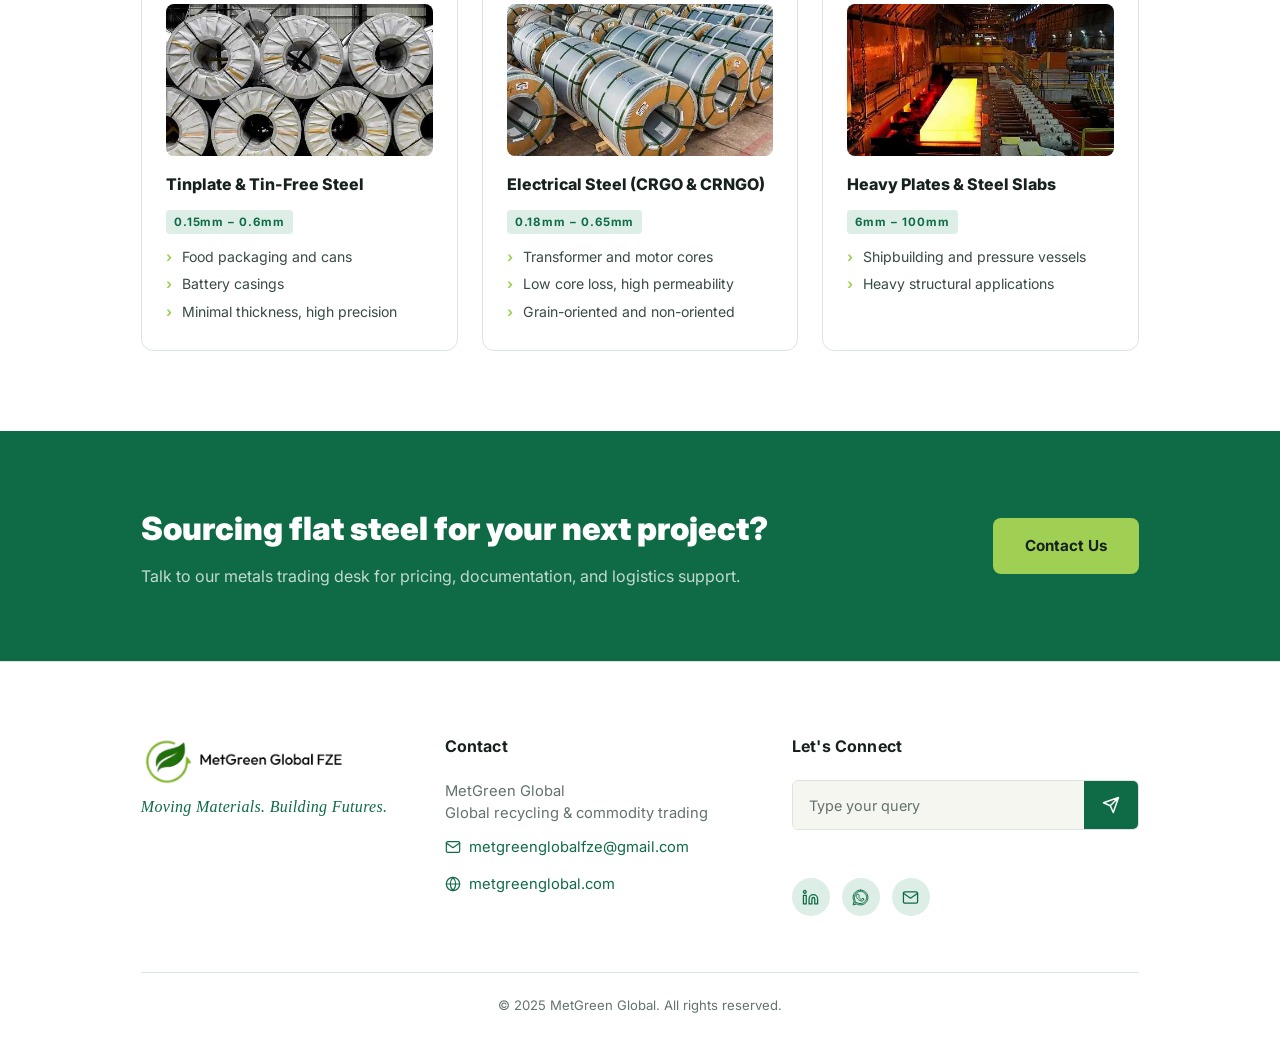
<file: flat-steel.html>
<!DOCTYPE html>
<html lang="en">
  <head>
    <meta charset="UTF-8" />
    <meta name="viewport" content="width=device-width, initial-scale=1.0" />
    <title>Flat Steel Products | Met Green Global</title>
    <meta name="description" content="MetGreen Global flat steel products — hot and cold rolled coils, galvanized, pre-painted, tinplate, electrical steel and heavy plates for construction, automotive and industrial use." />
    <link rel="preconnect" href="https://fonts.googleapis.com" />
    <link rel="preconnect" href="https://fonts.gstatic.com" crossorigin />
    <link href="https://fonts.googleapis.com/css2?family=Inter:wght@400;500;600;700;800;900&display=swap" rel="stylesheet" />
    <link href="https://fonts.googleapis.com/css2?family=Quicksand:wght@500;600;700&display=swap" rel="stylesheet" />
    <link rel="stylesheet" href="styles.css" />
    <style>
      .metal-hero {
        position: relative;
        background-image: url("metal-hot-rolled-coils.jpg");
        background-size: cover;
        background-position: center;
        padding: 140px 11vw 100px;
        color: #fff;
      }
      .metal-hero::before {
        content: "";
        position: absolute;
        inset: 0;
        background: linear-gradient(120deg, rgba(15,107,70,0.87) 0%, rgba(23,33,30,0.80) 100%);
      }
      .metal-hero > * { position: relative; }
      .metal-hero .breadcrumb {
        font-size: 0.8rem;
        letter-spacing: 0.1em;
        text-transform: uppercase;
        color: rgba(255,255,255,0.55);
        margin-bottom: 24px;
      }
      .metal-hero .breadcrumb a { color: #9fcf53; text-decoration: none; }
      .metal-hero h1 {
        font-size: clamp(2.4rem, 5vw, 4rem);
        font-weight: 900;
        line-height: 1.08;
        margin: 0 0 20px;
        max-width: 660px;
      }
      .metal-hero p {
        font-size: 1.1rem;
        color: rgba(255,255,255,0.75);
        max-width: 520px;
        margin: 0;
        line-height: 1.7;
      }

      .metal-stats {
        background: #17211e;
        display: grid;
        grid-template-columns: repeat(4, 1fr);
        border-bottom: 1px solid rgba(255,255,255,0.06);
      }
      .metal-stat {
        padding: 32px 28px;
        border-right: 1px solid rgba(255,255,255,0.08);
        text-align: center;
      }
      .metal-stat:last-child { border-right: none; }
      .metal-stat strong {
        display: block;
        font-size: 1.8rem;
        font-weight: 900;
        color: #9fcf53;
        line-height: 1;
        margin-bottom: 6px;
      }
      .metal-stat span {
        font-size: 0.8rem;
        color: rgba(255,255,255,0.55);
        text-transform: uppercase;
        letter-spacing: 0.08em;
      }

      .metal-section { padding: 80px 11vw; }
      .metal-section:nth-child(odd) { background: #fff; }
      .metal-section:nth-child(even) { background: #f5f6ef; }

      .section-header { margin-bottom: 52px; }
      .section-header h2 {
        font-size: clamp(1.7rem, 2.8vw, 2.4rem);
        font-weight: 900;
        color: #17211e;
        margin: 0 0 14px;
        line-height: 1.15;
      }
      .section-header p {
        font-size: 1rem;
        color: #64726d;
        line-height: 1.75;
        max-width: 100%;
        margin: 0;
        white-space: nowrap;
      }
      @media (max-width: 768px) {
        .section-header p { white-space: normal; max-width: 100%; }
      }

      .product-grid {
        display: grid;
        grid-template-columns: repeat(3, 1fr);
        gap: 24px;
      }
      .product-card {
        background: #fff;
        border-radius: 12px;
        border: 1.5px solid #dde4df;
        padding: 28px 24px;
        transition: box-shadow 0.2s, border-color 0.2s;
      }
      .metal-section:nth-child(even) .product-card { background: #fff; }
      .product-card:hover {
        box-shadow: 0 8px 32px rgba(15,107,70,0.1);
        border-color: #9fcf53;
      }
      .card-img {
        width: 100%;
        aspect-ratio: 7 / 4;
        object-fit: cover;
        border-radius: 8px;
        margin-bottom: 16px;
        display: block;
      }
      .product-card h3 {
        font-size: 1rem;
        font-weight: 800;
        color: #17211e;
        margin: 0 0 10px;
      }
      .product-card .grade-tag {
        display: inline-block;
        font-size: 0.72rem;
        font-weight: 700;
        letter-spacing: 0.08em;
        color: #0f6b46;
        background: #dceee5;
        border-radius: 4px;
        padding: 3px 8px;
        margin-bottom: 12px;
      }
      .product-card ul {
        list-style: none;
        padding: 0;
        margin: 0;
        display: flex;
        flex-direction: column;
        gap: 6px;
      }
      .product-card ul li {
        font-size: 0.88rem;
        color: #3a4a44;
        padding-left: 16px;
        position: relative;
        line-height: 1.5;
      }
      .product-card ul li::before {
        content: "›";
        position: absolute;
        left: 0;
        color: #9fcf53;
        font-weight: 700;
      }

      .metal-cta {
        background: #0f6b46;
        padding: 72px 11vw;
        display: grid;
        grid-template-columns: 1fr auto;
        align-items: center;
        gap: 40px;
      }
      .metal-cta h2 {
        font-size: clamp(1.5rem, 2.5vw, 2rem);
        font-weight: 900;
        color: #fff;
        margin: 0 0 10px;
      }
      .metal-cta p {
        font-size: 1rem;
        color: rgba(255,255,255,0.75);
        margin: 0;
      }
      .metal-cta .btn {
        background: #9fcf53;
        color: #17211e;
        white-space: nowrap;
        text-decoration: none;
        padding: 16px 32px;
        border-radius: 8px;
        font-weight: 700;
        font-size: 0.95rem;
        display: inline-block;
        transition: background 0.2s;
      }
      .metal-cta .btn:hover { background: #b5dd6a; }

      @media (max-width: 900px) {
        .metal-stats { grid-template-columns: repeat(2, 1fr); }
        .product-grid { grid-template-columns: repeat(2, 1fr); }
        .metal-section { padding: 56px 6vw; }
        .metal-hero { padding: 100px 6vw 70px; }
        .metal-cta { grid-template-columns: 1fr; padding: 56px 6vw; }
      }
      @media (max-width: 600px) {
        .product-grid { grid-template-columns: 1fr; }
        .metal-stats { grid-template-columns: repeat(2, 1fr); }
      }
    </style>
  </head>
  <body>

    <!-- Page transition loader -->
    <div id="page-loader" aria-hidden="true">
      <div class="loader-logo">
        <img src="logo-icon-transparent.png" alt="MetGreen Global logo" />
        <div class="loader-wordmark">
          <strong>MetGreen</strong>
          <small>Global</small>
        </div>
      </div>
      <div class="loader-bar-track"><div class="loader-bar-fill"></div></div>
    </div>

    <header class="topbar">
      <a class="logo" href="index.html" aria-label="Met Green Global home">
        <img class="logo-mark" src="metgreen-logo-footer.png" alt="Met Green Global FZE" />
      </a>
      <button class="menu-toggle" type="button" aria-expanded="false" aria-controls="primary-nav">
        <span></span><span></span><span></span>
      </button>
      <nav class="primary-nav" id="primary-nav" aria-label="Primary navigation">
        <a href="index.html">Home</a>
        <a href="product.html" class="active-page">Product</a>
        <a href="about.html">About</a>
        <a class="nav-contact" href="contact.html">Contact</a>
      </nav>
    </header>

    <main>

      <!-- Hero -->
      <section class="metal-hero">
        <p class="breadcrumb">
          <a href="index.html">Home</a> &rsaquo;
          <a href="product.html">Products</a> &rsaquo;
          Flat Steel Products
        </p>
        <h1>Flat Steel Products</h1>
        <p>Versatile sheet and coil materials for construction, automotive, packaging, and industrial applications.</p>
      </section>

      <!-- Stats -->
      <div class="metal-stats">
        <div class="metal-stat">
          <strong>9+</strong>
          <span>Product Types</span>
        </div>
        <div class="metal-stat">
          <strong>ASTM</strong>
          <span>Graded Material</span>
        </div>
        <div class="metal-stat">
          <strong>Global</strong>
          <span>Trade Routes</span>
        </div>
        <div class="metal-stat">
          <strong>100%</strong>
          <span>Documented Supply</span>
        </div>
      </div>

      <!-- Section: Flat Steel Products -->
      <section class="metal-section" id="flat-steel-grades">
        <div class="section-header">
          <h2>Flat Steel Product Range</h2>
          <p>Versatile sheet and coil materials for construction, automotive, packaging, and industrial applications.</p>
        </div>
        <div class="product-grid">
          <div class="product-card">
            <img src="metal-hot-rolled-coils.jpg" alt="Hot Rolled Coils and Sheets" class="card-img" />
            <h3>Hot Rolled Coils &amp; Sheets</h3>
            <span class="grade-tag">S235 · S355 · ASTM A36 · API 5L</span>
            <ul>
              <li>Thickness 1.2mm – 25mm</li>
              <li>Width up to 2200mm</li>
              <li>Structural and industrial applications</li>
            </ul>
          </div>
          <div class="product-card">
            <img src="metal-cold-rolled-coils.jpg" alt="Cold Rolled Coils and Sheets" class="card-img" />
            <h3>Cold Rolled Coils &amp; Sheets</h3>
            <span class="grade-tag">DC01–DC06 · SPCC · SAE 1008</span>
            <ul>
              <li>Thickness 0.3mm – 3mm</li>
              <li>Precision surface finish</li>
              <li>Automotive and appliance grade</li>
            </ul>
          </div>
          <div class="product-card">
            <img src="metal-galvanized-steel.jpg" alt="Galvanized and Galvalume Steel" class="card-img" />
            <h3>Galvanized &amp; Galvalume Steel</h3>
            <span class="grade-tag">DX51D · DX52D · ASTM A653</span>
            <ul>
              <li>Hot-dip zinc coated</li>
              <li>Thickness 0.25mm – 3mm</li>
              <li>Roofing and cladding applications</li>
            </ul>
          </div>
          <div class="product-card">
            <img src="metal-electro-galvanized.jpg" alt="Electro-Galvanized Steel" class="card-img" />
            <h3>Electro-Galvanized Steel</h3>
            <span class="grade-tag">SECC · SECD · ASTM A879</span>
            <ul>
              <li>High-finish zinc coating</li>
              <li>Automotive and electronics grade</li>
              <li>Uniform coating thickness</li>
            </ul>
          </div>
          <div class="product-card">
            <img src="metal-specialty-coated.jpg" alt="Specialty Coated Steel" class="card-img" />
            <h3>Specialty Coated Steel</h3>
            <span class="grade-tag">Zinc-Al-Mg · Aluminized</span>
            <ul>
              <li>Enhanced corrosion resistance</li>
              <li>Aluminized and ZAM variants</li>
              <li>High durability applications</li>
            </ul>
          </div>
          <div class="product-card">
            <img src="metal-pre-painted.jpg" alt="Pre-Painted Steel PPGI PPGL" class="card-img" />
            <h3>Pre-Painted Steel (PPGI &amp; PPGL)</h3>
            <span class="grade-tag">RAL Colours Available</span>
            <ul>
              <li>Construction and appliance use</li>
              <li>PE and PVDF coatings</li>
              <li>Custom colour options</li>
            </ul>
          </div>
          <div class="product-card">
            <img src="metal-tinplate.jpg" alt="Tinplate and Tin-Free Steel" class="card-img" />
            <h3>Tinplate &amp; Tin-Free Steel</h3>
            <span class="grade-tag">0.15mm – 0.6mm</span>
            <ul>
              <li>Food packaging and cans</li>
              <li>Battery casings</li>
              <li>Minimal thickness, high precision</li>
            </ul>
          </div>
          <div class="product-card">
            <img src="metal-electrical-steel.jpg" alt="Electrical Steel CRGO CRNGO" class="card-img" />
            <h3>Electrical Steel (CRGO &amp; CRNGO)</h3>
            <span class="grade-tag">0.18mm – 0.65mm</span>
            <ul>
              <li>Transformer and motor cores</li>
              <li>Low core loss, high permeability</li>
              <li>Grain-oriented and non-oriented</li>
            </ul>
          </div>
          <div class="product-card">
            <img src="metal-heavy-plates.jpg" alt="Heavy Plates and Steel Slabs" class="card-img" />
            <h3>Heavy Plates &amp; Steel Slabs</h3>
            <span class="grade-tag">6mm – 100mm</span>
            <ul>
              <li>Shipbuilding and pressure vessels</li>
              <li>Heavy structural applications</li>
            </ul>
          </div>
        </div>
      </section>

      <!-- CTA -->
      <div class="metal-cta">
        <div>
          <h2>Sourcing flat steel for your next project?</h2>
          <p>Talk to our metals trading desk for pricing, documentation, and logistics support.</p>
        </div>
        <a class="btn" href="contact.html">Contact Us</a>
      </div>

    </main>

    <!-- Footer -->
    <footer class="footer">
      <div class="footer-main">
        <div class="footer-brand">
          <a class="logo" href="index.html" aria-label="Met Green Global home">
            <img class="logo-mark" src="metgreen-logo-footer.png" alt="Met Green Global FZE" />
          </a>
          <p class="footer-tagline">Moving Materials. Building Futures.</p>
        </div>
        <div class="footer-col">
          <h4>Contact</h4>
          <ul class="footer-contact-list">
            <li>MetGreen Global<br/>Global recycling &amp; commodity trading</li>
            <li>
              <a href="https://mail.google.com/mail/?view=cm&amp;fs=1&amp;to=metgreenglobalfze@gmail.com" target="_blank" rel="noopener noreferrer">
                <svg viewBox="0 0 24 24"><path d="M4 4h16c1.1 0 2 .9 2 2v12c0 1.1-.9 2-2 2H4c-1.1 0-2-.9-2-2V6c0-1.1.9-2 2-2z"/><path d="M22 6l-10 7L2 6"/></svg>
                metgreenglobalfze@gmail.com
              </a>
            </li>
            <li>
              <a href="https://metgreenglobal.com" target="_blank" rel="noopener noreferrer">
                <svg viewBox="0 0 24 24"><circle cx="12" cy="12" r="10"/><path d="M2 12h20M12 2a15.3 15.3 0 0 1 4 10 15.3 15.3 0 0 1-4 10 15.3 15.3 0 0 1-4-10 15.3 15.3 0 0 1 4-10z"/></svg>
                metgreenglobal.com
              </a>
            </li>
          </ul>
        </div>
        <div class="footer-col">
          <h4>Let's Connect</h4>
          <form class="footer-newsletter-form" onsubmit="return false;">
            <input type="text" placeholder="Type your query" aria-label="Your query" />
            <button type="submit" aria-label="Send query">
              <svg viewBox="0 0 24 24"><path d="M22 2L11 13M22 2l-7 20-4-9-9-4 20-7z"/></svg>
            </button>
          </form>
          <div class="footer-socials">
            <a href="#" aria-label="LinkedIn">
              <svg viewBox="0 0 24 24"><path d="M16 8a6 6 0 0 1 6 6v7h-4v-7a2 2 0 0 0-2-2 2 2 0 0 0-2 2v7h-4v-7a6 6 0 0 1 6-6z"/><rect x="2" y="9" width="4" height="12"/><circle cx="4" cy="4" r="2"/></svg>
            </a>
            <a href="https://wa.me/971554835509" target="_blank" rel="noopener noreferrer" aria-label="WhatsApp">
              <svg viewBox="0 0 32 32" fill="currentColor"><path d="M16 2C8.28 2 2 8.28 2 16c0 2.46.67 4.88 1.95 7.02L2 30l7.18-1.88A13.94 13.94 0 0 0 16 30c7.72 0 14-6.28 14-14S23.72 2 16 2zm0 25.5c-2.2 0-4.35-.6-6.22-1.72l-.45-.27-4.26 1.12 1.13-4.14-.3-.47A11.44 11.44 0 0 1 4.5 16C4.5 9.6 9.6 4.5 16 4.5S27.5 9.6 27.5 16 22.4 27.5 16 27.5zm6.27-8.55c-.34-.17-2.03-1-2.35-1.12-.32-.11-.55-.17-.78.17-.23.34-.9 1.12-1.1 1.35-.2.23-.4.26-.74.09-.34-.17-1.44-.53-2.74-1.69-1.01-.9-1.7-2.01-1.9-2.35-.2-.34-.02-.52.15-.69.15-.15.34-.4.51-.6.17-.2.23-.34.34-.57.11-.23.06-.43-.03-.6-.09-.17-.78-1.88-1.07-2.57-.28-.67-.57-.58-.78-.59H9.8c-.23 0-.6.09-.91.43-.31.34-1.2 1.17-1.2 2.86s1.23 3.32 1.4 3.55c.17.23 2.42 3.7 5.87 5.19.82.35 1.46.56 1.96.72.82.26 1.57.22 2.16.13.66-.1 2.03-.83 2.32-1.63.29-.8.29-1.49.2-1.63-.08-.14-.31-.23-.65-.4z"/></svg>
            </a>
            <a href="https://mail.google.com/mail/?view=cm&amp;fs=1&amp;to=metgreenglobalfze@gmail.com" target="_blank" rel="noopener noreferrer" aria-label="Email">
              <svg viewBox="0 0 24 24"><path d="M4 4h16c1.1 0 2 .9 2 2v12c0 1.1-.9 2-2 2H4c-1.1 0-2-.9-2-2V6c0-1.1.9-2 2-2z"/><path d="M22 6l-10 7L2 6"/></svg>
            </a>
          </div>
        </div>
      </div>
      <div class="footer-bottom">
        &copy; 2025 MetGreen Global. All rights reserved.
      </div>
    </footer>

    <script src="script.js"></script>
    <script>
      document.querySelectorAll(".card-img").forEach(function(img) {
        img.onerror = function() {
          this.onerror = null;
          this.src = "[data-uri]";
          this.style.background = "linear-gradient(135deg, #dceee5 0%, #b5dd6a 100%)";
        };
      });
    </script>
  </body>
</html>
</file>
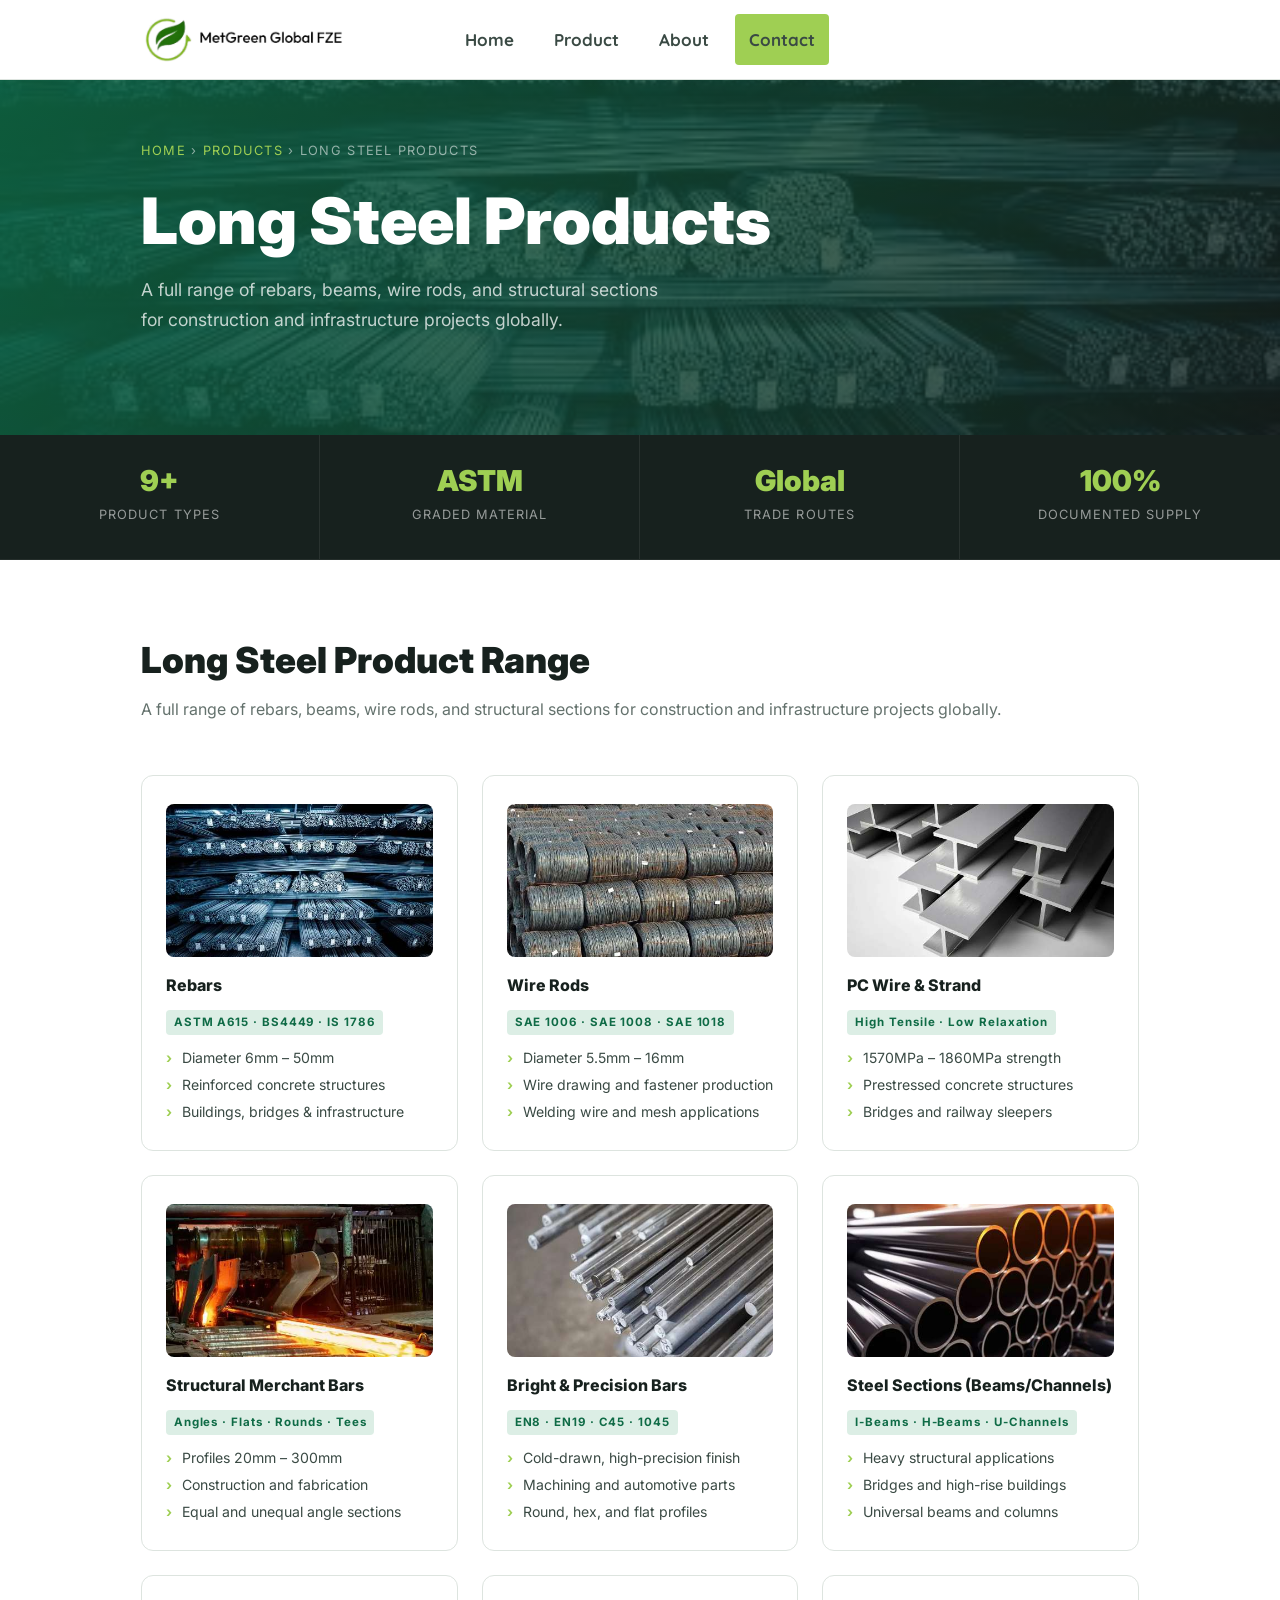
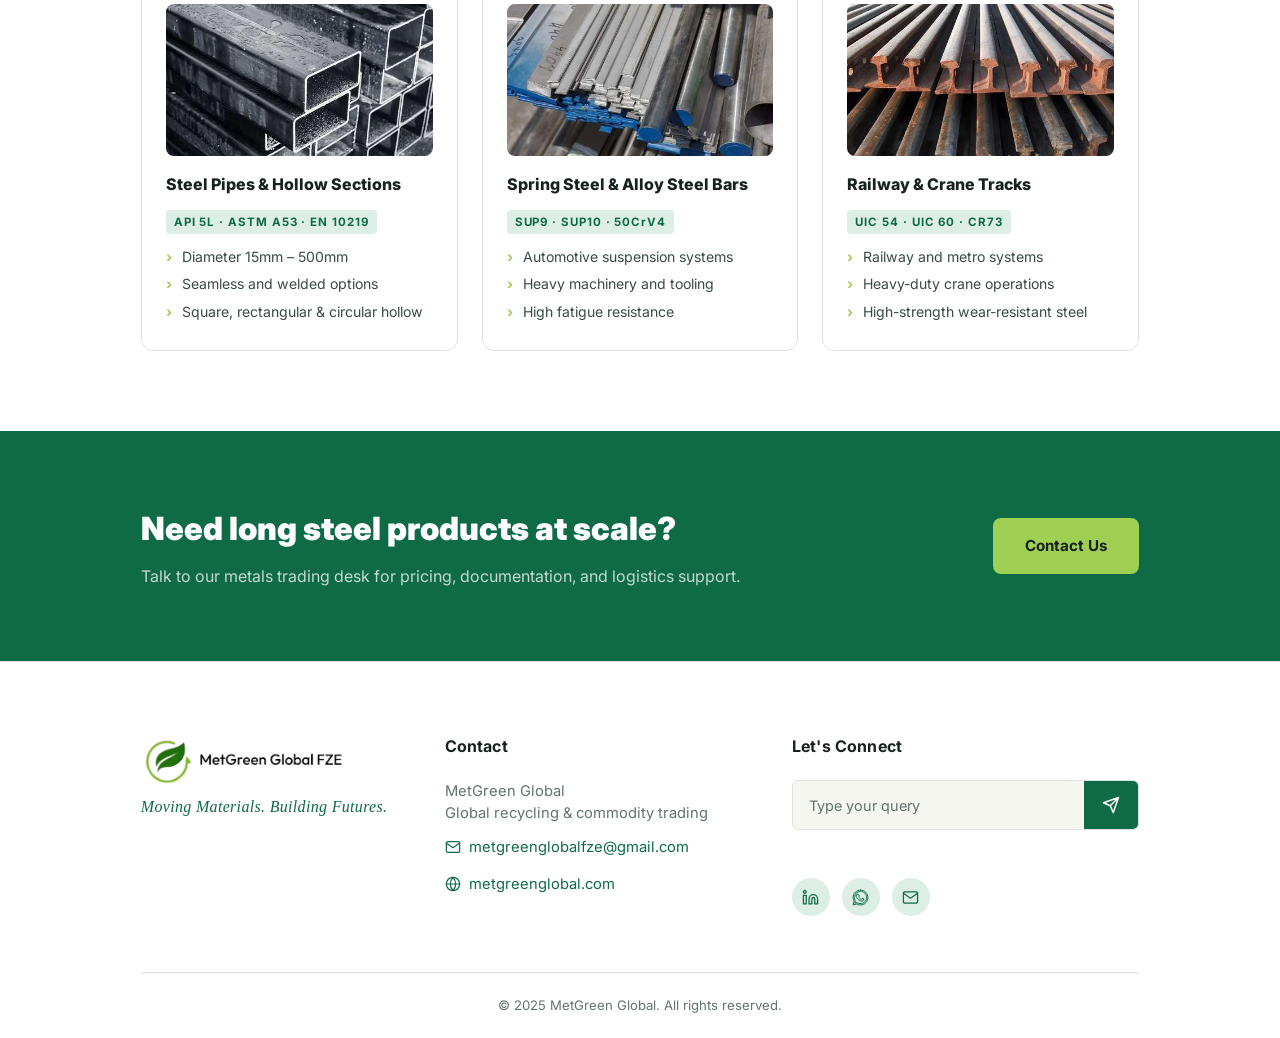
<file: long-steel.html>
<!DOCTYPE html>
<html lang="en">
  <head>
    <meta charset="UTF-8" />
    <meta name="viewport" content="width=device-width, initial-scale=1.0" />
    <title>Long Steel Products | Met Green Global</title>
    <meta name="description" content="MetGreen Global long steel products — rebars, wire rods, structural merchant bars, beams, pipes, spring steel and railway tracks for construction and infrastructure." />
    <link rel="preconnect" href="https://fonts.googleapis.com" />
    <link rel="preconnect" href="https://fonts.gstatic.com" crossorigin />
    <link href="https://fonts.googleapis.com/css2?family=Inter:wght@400;500;600;700;800;900&display=swap" rel="stylesheet" />
    <link href="https://fonts.googleapis.com/css2?family=Quicksand:wght@500;600;700&display=swap" rel="stylesheet" />
    <link rel="stylesheet" href="styles.css" />
    <style>
      .metal-hero {
        position: relative;
        background-image: url("metal-rebars.jpg");
        background-size: cover;
        background-position: center;
        padding: 140px 11vw 100px;
        color: #fff;
      }
      .metal-hero::before {
        content: "";
        position: absolute;
        inset: 0;
        background: linear-gradient(120deg, rgba(15,107,70,0.87) 0%, rgba(23,33,30,0.80) 100%);
      }
      .metal-hero > * { position: relative; }
      .metal-hero .breadcrumb {
        font-size: 0.8rem;
        letter-spacing: 0.1em;
        text-transform: uppercase;
        color: rgba(255,255,255,0.55);
        margin-bottom: 24px;
      }
      .metal-hero .breadcrumb a { color: #9fcf53; text-decoration: none; }
      .metal-hero h1 {
        font-size: clamp(2.4rem, 5vw, 4rem);
        font-weight: 900;
        line-height: 1.08;
        margin: 0 0 20px;
        max-width: 660px;
      }
      .metal-hero p {
        font-size: 1.1rem;
        color: rgba(255,255,255,0.75);
        max-width: 520px;
        margin: 0;
        line-height: 1.7;
      }

      .metal-stats {
        background: #17211e;
        display: grid;
        grid-template-columns: repeat(4, 1fr);
        border-bottom: 1px solid rgba(255,255,255,0.06);
      }
      .metal-stat {
        padding: 32px 28px;
        border-right: 1px solid rgba(255,255,255,0.08);
        text-align: center;
      }
      .metal-stat:last-child { border-right: none; }
      .metal-stat strong {
        display: block;
        font-size: 1.8rem;
        font-weight: 900;
        color: #9fcf53;
        line-height: 1;
        margin-bottom: 6px;
      }
      .metal-stat span {
        font-size: 0.8rem;
        color: rgba(255,255,255,0.55);
        text-transform: uppercase;
        letter-spacing: 0.08em;
      }

      .metal-section { padding: 80px 11vw; }
      .metal-section:nth-child(odd) { background: #fff; }
      .metal-section:nth-child(even) { background: #f5f6ef; }

      .section-header { margin-bottom: 52px; }
      .section-header h2 {
        font-size: clamp(1.7rem, 2.8vw, 2.4rem);
        font-weight: 900;
        color: #17211e;
        margin: 0 0 14px;
        line-height: 1.15;
      }
      .section-header p {
        font-size: 1rem;
        color: #64726d;
        line-height: 1.75;
        max-width: 100%;
        margin: 0;
        white-space: nowrap;
      }
      @media (max-width: 768px) {
        .section-header p { white-space: normal; max-width: 100%; }
      }

      .product-grid {
        display: grid;
        grid-template-columns: repeat(3, 1fr);
        gap: 24px;
      }
      .product-card {
        background: #fff;
        border-radius: 12px;
        border: 1.5px solid #dde4df;
        padding: 28px 24px;
        transition: box-shadow 0.2s, border-color 0.2s;
      }
      .metal-section:nth-child(even) .product-card { background: #fff; }
      .product-card:hover {
        box-shadow: 0 8px 32px rgba(15,107,70,0.1);
        border-color: #9fcf53;
      }
      .card-img {
        width: 100%;
        aspect-ratio: 7 / 4;
        object-fit: cover;
        border-radius: 8px;
        margin-bottom: 16px;
        display: block;
      }
      .product-card h3 {
        font-size: 1rem;
        font-weight: 800;
        color: #17211e;
        margin: 0 0 10px;
      }
      .product-card .grade-tag {
        display: inline-block;
        font-size: 0.72rem;
        font-weight: 700;
        letter-spacing: 0.08em;
        color: #0f6b46;
        background: #dceee5;
        border-radius: 4px;
        padding: 3px 8px;
        margin-bottom: 12px;
      }
      .product-card ul {
        list-style: none;
        padding: 0;
        margin: 0;
        display: flex;
        flex-direction: column;
        gap: 6px;
      }
      .product-card ul li {
        font-size: 0.88rem;
        color: #3a4a44;
        padding-left: 16px;
        position: relative;
        line-height: 1.5;
      }
      .product-card ul li::before {
        content: "›";
        position: absolute;
        left: 0;
        color: #9fcf53;
        font-weight: 700;
      }

      .metal-cta {
        background: #0f6b46;
        padding: 72px 11vw;
        display: grid;
        grid-template-columns: 1fr auto;
        align-items: center;
        gap: 40px;
      }
      .metal-cta h2 {
        font-size: clamp(1.5rem, 2.5vw, 2rem);
        font-weight: 900;
        color: #fff;
        margin: 0 0 10px;
      }
      .metal-cta p {
        font-size: 1rem;
        color: rgba(255,255,255,0.75);
        margin: 0;
      }
      .metal-cta .btn {
        background: #9fcf53;
        color: #17211e;
        white-space: nowrap;
        text-decoration: none;
        padding: 16px 32px;
        border-radius: 8px;
        font-weight: 700;
        font-size: 0.95rem;
        display: inline-block;
        transition: background 0.2s;
      }
      .metal-cta .btn:hover { background: #b5dd6a; }

      @media (max-width: 900px) {
        .metal-stats { grid-template-columns: repeat(2, 1fr); }
        .product-grid { grid-template-columns: repeat(2, 1fr); }
        .metal-section { padding: 56px 6vw; }
        .metal-hero { padding: 100px 6vw 70px; }
        .metal-cta { grid-template-columns: 1fr; padding: 56px 6vw; }
      }
      @media (max-width: 600px) {
        .product-grid { grid-template-columns: 1fr; }
        .metal-stats { grid-template-columns: repeat(2, 1fr); }
      }
    </style>
  </head>
  <body>

    <!-- Page transition loader -->
    <div id="page-loader" aria-hidden="true">
      <div class="loader-logo">
        <img src="logo-icon-transparent.png" alt="MetGreen Global logo" />
        <div class="loader-wordmark">
          <strong>MetGreen</strong>
          <small>Global</small>
        </div>
      </div>
      <div class="loader-bar-track"><div class="loader-bar-fill"></div></div>
    </div>

    <header class="topbar">
      <a class="logo" href="index.html" aria-label="Met Green Global home">
        <img class="logo-mark" src="metgreen-logo-footer.png" alt="Met Green Global FZE" />
      </a>
      <button class="menu-toggle" type="button" aria-expanded="false" aria-controls="primary-nav">
        <span></span><span></span><span></span>
      </button>
      <nav class="primary-nav" id="primary-nav" aria-label="Primary navigation">
        <a href="index.html">Home</a>
        <a href="product.html" class="active-page">Product</a>
        <a href="about.html">About</a>
        <a class="nav-contact" href="contact.html">Contact</a>
      </nav>
    </header>

    <main>

      <!-- Hero -->
      <section class="metal-hero">
        <p class="breadcrumb">
          <a href="index.html">Home</a> &rsaquo;
          <a href="product.html">Products</a> &rsaquo;
          Long Steel Products
        </p>
        <h1>Long Steel Products</h1>
        <p>A full range of rebars, beams, wire rods, and structural sections for construction and infrastructure projects globally.</p>
      </section>

      <!-- Stats -->
      <div class="metal-stats">
        <div class="metal-stat">
          <strong>9+</strong>
          <span>Product Types</span>
        </div>
        <div class="metal-stat">
          <strong>ASTM</strong>
          <span>Graded Material</span>
        </div>
        <div class="metal-stat">
          <strong>Global</strong>
          <span>Trade Routes</span>
        </div>
        <div class="metal-stat">
          <strong>100%</strong>
          <span>Documented Supply</span>
        </div>
      </div>

      <!-- Section: Long Steel Products -->
      <section class="metal-section" id="long-steel-grades">
        <div class="section-header">
          <h2>Long Steel Product Range</h2>
          <p>A full range of rebars, beams, wire rods, and structural sections for construction and infrastructure projects globally.</p>
        </div>
        <div class="product-grid">
          <div class="product-card">
            <img src="metal-rebars.jpg" alt="Rebars" class="card-img" />
            <h3>Rebars</h3>
            <span class="grade-tag">ASTM A615 · BS4449 · IS 1786</span>
            <ul>
              <li>Diameter 6mm – 50mm</li>
              <li>Reinforced concrete structures</li>
              <li>Buildings, bridges &amp; infrastructure</li>
            </ul>
          </div>
          <div class="product-card">
            <img src="metal-wire-rods.jpg" alt="Wire Rods" class="card-img" />
            <h3>Wire Rods</h3>
            <span class="grade-tag">SAE 1006 · SAE 1008 · SAE 1018</span>
            <ul>
              <li>Diameter 5.5mm – 16mm</li>
              <li>Wire drawing and fastener production</li>
              <li>Welding wire and mesh applications</li>
            </ul>
          </div>
          <div class="product-card">
            <img src="metal-pc-wire-strand.jpg" alt="PC Wire and Strand" class="card-img" />
            <h3>PC Wire &amp; Strand</h3>
            <span class="grade-tag">High Tensile · Low Relaxation</span>
            <ul>
              <li>1570MPa – 1860MPa strength</li>
              <li>Prestressed concrete structures</li>
              <li>Bridges and railway sleepers</li>
            </ul>
          </div>
          <div class="product-card">
            <img src="metal-structural-bars.jpg" alt="Structural Merchant Bars" class="card-img" />
            <h3>Structural Merchant Bars</h3>
            <span class="grade-tag">Angles · Flats · Rounds · Tees</span>
            <ul>
              <li>Profiles 20mm – 300mm</li>
              <li>Construction and fabrication</li>
              <li>Equal and unequal angle sections</li>
            </ul>
          </div>
          <div class="product-card">
            <img src="metal-bright-bars.jpg" alt="Bright Bars and Precision Bars" class="card-img" />
            <h3>Bright &amp; Precision Bars</h3>
            <span class="grade-tag">EN8 · EN19 · C45 · 1045</span>
            <ul>
              <li>Cold-drawn, high-precision finish</li>
              <li>Machining and automotive parts</li>
              <li>Round, hex, and flat profiles</li>
            </ul>
          </div>
          <div class="product-card">
            <img src="metal-beams-channels.jpg" alt="Steel Sections Beams Channels" class="card-img" />
            <h3>Steel Sections (Beams/Channels)</h3>
            <span class="grade-tag">I-Beams · H-Beams · U-Channels</span>
            <ul>
              <li>Heavy structural applications</li>
              <li>Bridges and high-rise buildings</li>
              <li>Universal beams and columns</li>
            </ul>
          </div>
          <div class="product-card">
            <img src="metal-pipes-hollow.jpg" alt="Steel Pipes and Hollow Sections" class="card-img" />
            <h3>Steel Pipes &amp; Hollow Sections</h3>
            <span class="grade-tag">API 5L · ASTM A53 · EN 10219</span>
            <ul>
              <li>Diameter 15mm – 500mm</li>
              <li>Seamless and welded options</li>
              <li>Square, rectangular &amp; circular hollow</li>
            </ul>
          </div>
          <div class="product-card">
            <img src="metal-spring-steel.jpg" alt="Spring Steel and Alloy Steel Bars" class="card-img" />
            <h3>Spring Steel &amp; Alloy Steel Bars</h3>
            <span class="grade-tag">SUP9 · SUP10 · 50CrV4</span>
            <ul>
              <li>Automotive suspension systems</li>
              <li>Heavy machinery and tooling</li>
              <li>High fatigue resistance</li>
            </ul>
          </div>
          <div class="product-card">
            <img src="metal-railway-tracks.jpg" alt="Railway and Crane Tracks" class="card-img" />
            <h3>Railway &amp; Crane Tracks</h3>
            <span class="grade-tag">UIC 54 · UIC 60 · CR73</span>
            <ul>
              <li>Railway and metro systems</li>
              <li>Heavy-duty crane operations</li>
              <li>High-strength wear-resistant steel</li>
            </ul>
          </div>
        </div>
      </section>

      <!-- CTA -->
      <div class="metal-cta">
        <div>
          <h2>Need long steel products at scale?</h2>
          <p>Talk to our metals trading desk for pricing, documentation, and logistics support.</p>
        </div>
        <a class="btn" href="contact.html">Contact Us</a>
      </div>

    </main>

    <!-- Footer -->
    <footer class="footer">
      <div class="footer-main">
        <div class="footer-brand">
          <a class="logo" href="index.html" aria-label="Met Green Global home">
            <img class="logo-mark" src="metgreen-logo-footer.png" alt="Met Green Global FZE" />
          </a>
          <p class="footer-tagline">Moving Materials. Building Futures.</p>
        </div>
        <div class="footer-col">
          <h4>Contact</h4>
          <ul class="footer-contact-list">
            <li>MetGreen Global<br/>Global recycling &amp; commodity trading</li>
            <li>
              <a href="https://mail.google.com/mail/?view=cm&amp;fs=1&amp;to=metgreenglobalfze@gmail.com" target="_blank" rel="noopener noreferrer">
                <svg viewBox="0 0 24 24"><path d="M4 4h16c1.1 0 2 .9 2 2v12c0 1.1-.9 2-2 2H4c-1.1 0-2-.9-2-2V6c0-1.1.9-2 2-2z"/><path d="M22 6l-10 7L2 6"/></svg>
                metgreenglobalfze@gmail.com
              </a>
            </li>
            <li>
              <a href="https://metgreenglobal.com" target="_blank" rel="noopener noreferrer">
                <svg viewBox="0 0 24 24"><circle cx="12" cy="12" r="10"/><path d="M2 12h20M12 2a15.3 15.3 0 0 1 4 10 15.3 15.3 0 0 1-4 10 15.3 15.3 0 0 1-4-10 15.3 15.3 0 0 1 4-10z"/></svg>
                metgreenglobal.com
              </a>
            </li>
          </ul>
        </div>
        <div class="footer-col">
          <h4>Let's Connect</h4>
          <form class="footer-newsletter-form" onsubmit="return false;">
            <input type="text" placeholder="Type your query" aria-label="Your query" />
            <button type="submit" aria-label="Send query">
              <svg viewBox="0 0 24 24"><path d="M22 2L11 13M22 2l-7 20-4-9-9-4 20-7z"/></svg>
            </button>
          </form>
          <div class="footer-socials">
            <a href="#" aria-label="LinkedIn">
              <svg viewBox="0 0 24 24"><path d="M16 8a6 6 0 0 1 6 6v7h-4v-7a2 2 0 0 0-2-2 2 2 0 0 0-2 2v7h-4v-7a6 6 0 0 1 6-6z"/><rect x="2" y="9" width="4" height="12"/><circle cx="4" cy="4" r="2"/></svg>
            </a>
            <a href="https://wa.me/971554835509" target="_blank" rel="noopener noreferrer" aria-label="WhatsApp">
              <svg viewBox="0 0 32 32" fill="currentColor"><path d="M16 2C8.28 2 2 8.28 2 16c0 2.46.67 4.88 1.95 7.02L2 30l7.18-1.88A13.94 13.94 0 0 0 16 30c7.72 0 14-6.28 14-14S23.72 2 16 2zm0 25.5c-2.2 0-4.35-.6-6.22-1.72l-.45-.27-4.26 1.12 1.13-4.14-.3-.47A11.44 11.44 0 0 1 4.5 16C4.5 9.6 9.6 4.5 16 4.5S27.5 9.6 27.5 16 22.4 27.5 16 27.5zm6.27-8.55c-.34-.17-2.03-1-2.35-1.12-.32-.11-.55-.17-.78.17-.23.34-.9 1.12-1.1 1.35-.2.23-.4.26-.74.09-.34-.17-1.44-.53-2.74-1.69-1.01-.9-1.7-2.01-1.9-2.35-.2-.34-.02-.52.15-.69.15-.15.34-.4.51-.6.17-.2.23-.34.34-.57.11-.23.06-.43-.03-.6-.09-.17-.78-1.88-1.07-2.57-.28-.67-.57-.58-.78-.59H9.8c-.23 0-.6.09-.91.43-.31.34-1.2 1.17-1.2 2.86s1.23 3.32 1.4 3.55c.17.23 2.42 3.7 5.87 5.19.82.35 1.46.56 1.96.72.82.26 1.57.22 2.16.13.66-.1 2.03-.83 2.32-1.63.29-.8.29-1.49.2-1.63-.08-.14-.31-.23-.65-.4z"/></svg>
            </a>
            <a href="https://mail.google.com/mail/?view=cm&amp;fs=1&amp;to=metgreenglobalfze@gmail.com" target="_blank" rel="noopener noreferrer" aria-label="Email">
              <svg viewBox="0 0 24 24"><path d="M4 4h16c1.1 0 2 .9 2 2v12c0 1.1-.9 2-2 2H4c-1.1 0-2-.9-2-2V6c0-1.1.9-2 2-2z"/><path d="M22 6l-10 7L2 6"/></svg>
            </a>
          </div>
        </div>
      </div>
      <div class="footer-bottom">
        &copy; 2025 MetGreen Global. All rights reserved.
      </div>
    </footer>

    <script src="script.js"></script>
    <script>
      document.querySelectorAll(".card-img").forEach(function(img) {
        img.onerror = function() {
          this.onerror = null;
          this.src = "[data-uri]";
          this.style.background = "linear-gradient(135deg, #dceee5 0%, #b5dd6a 100%)";
        };
      });
    </script>
  </body>
</html>
</file>
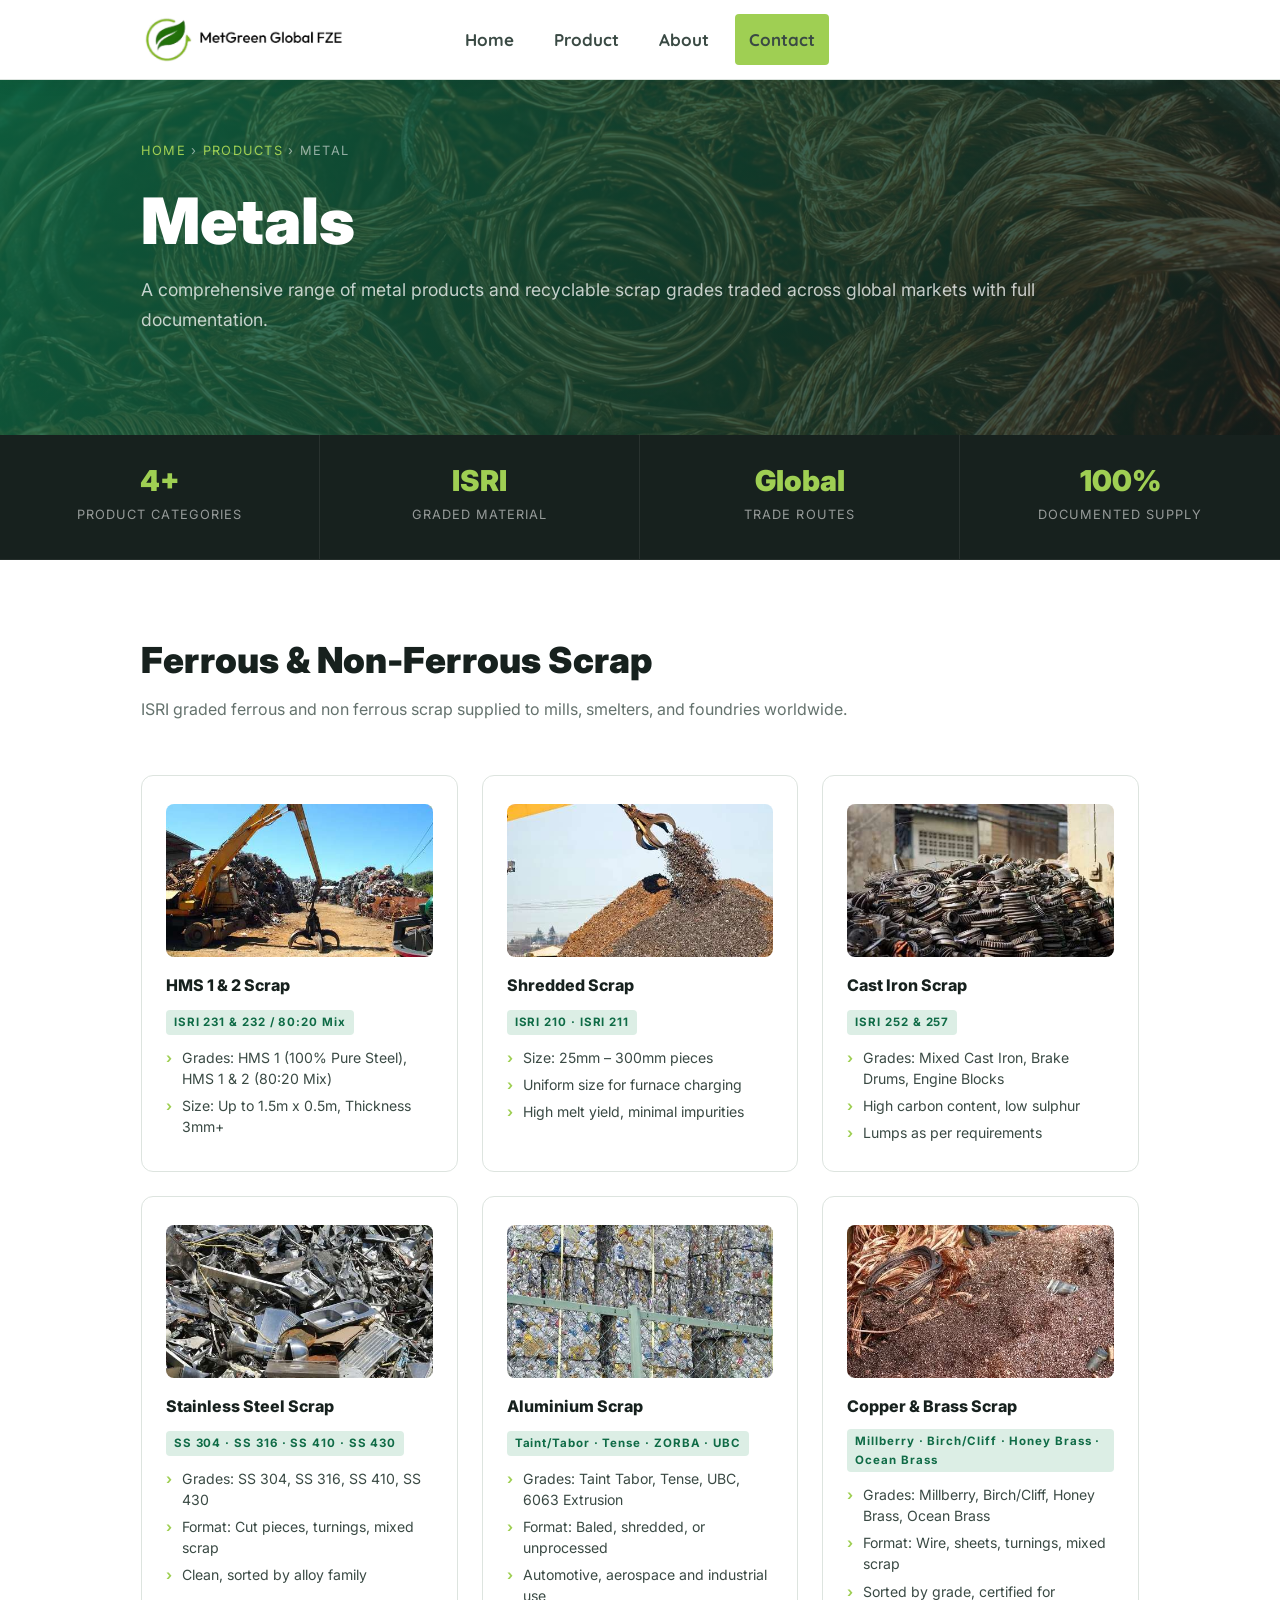
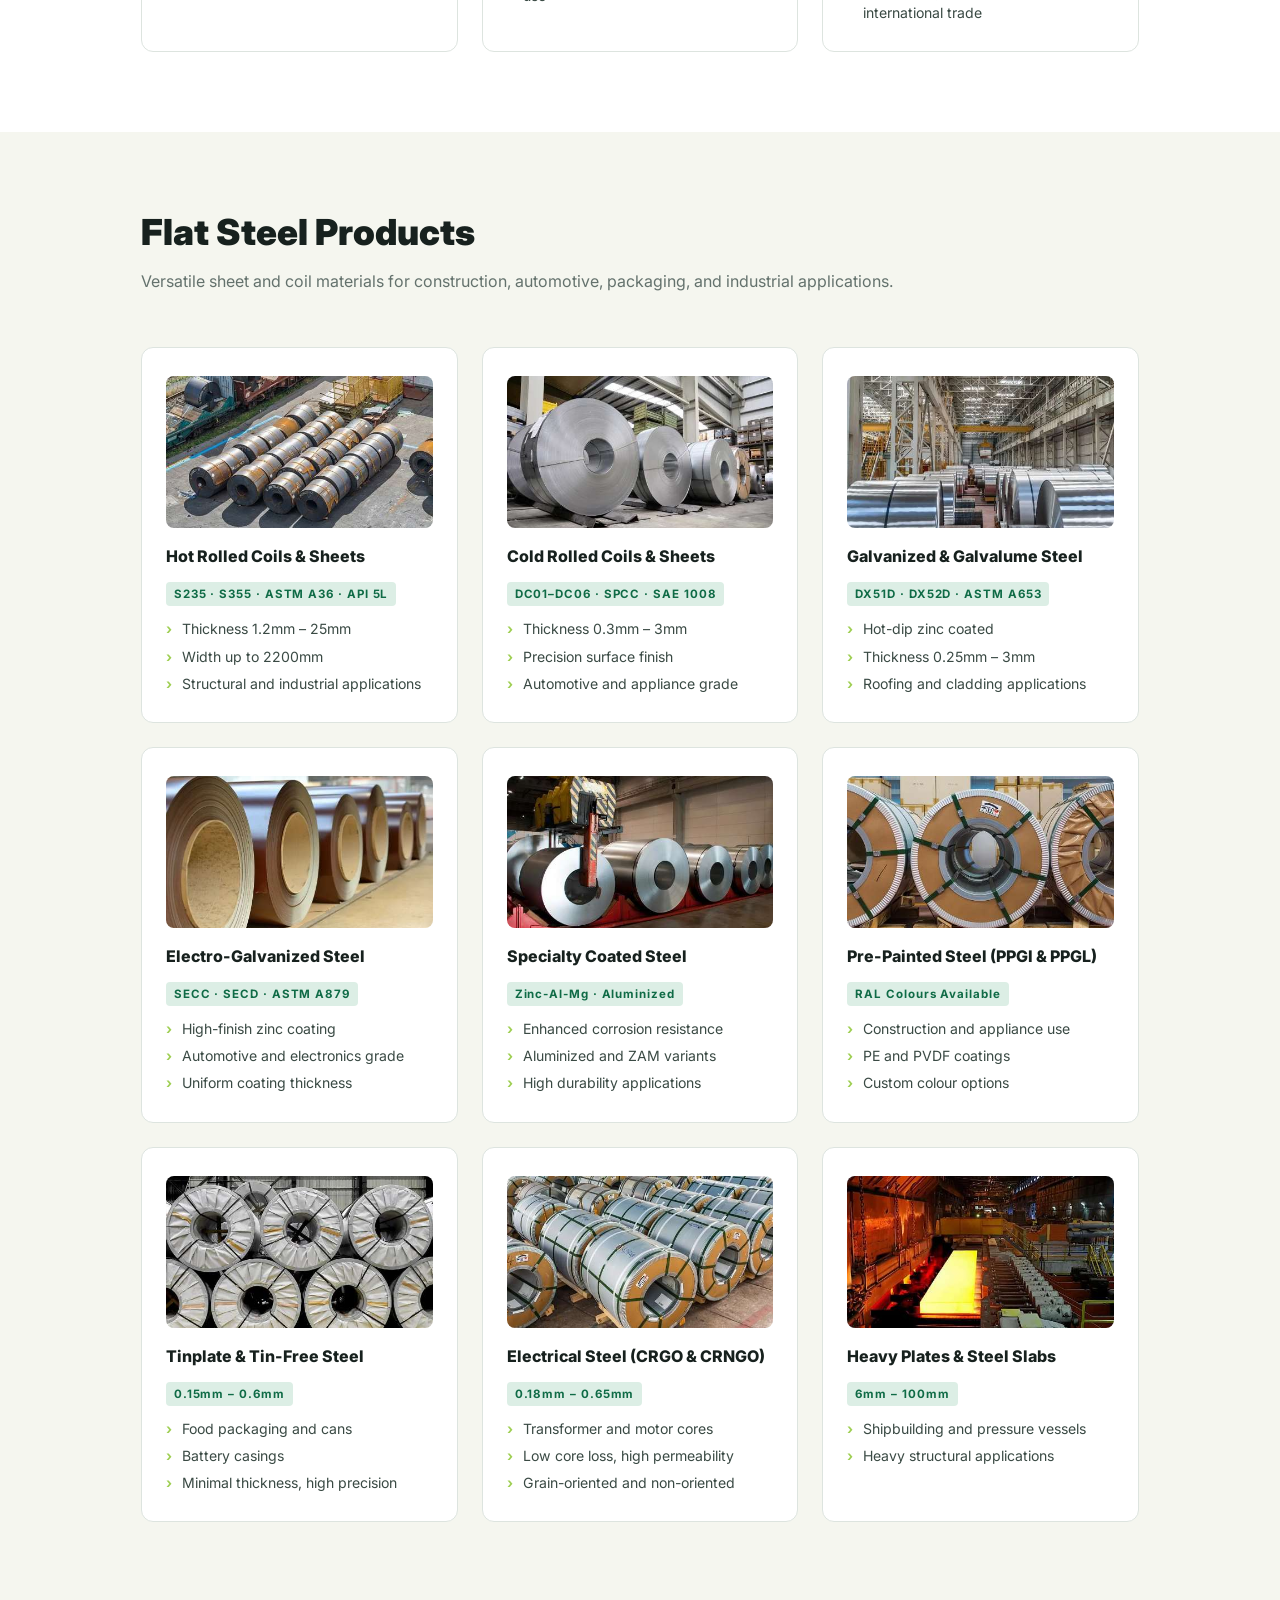
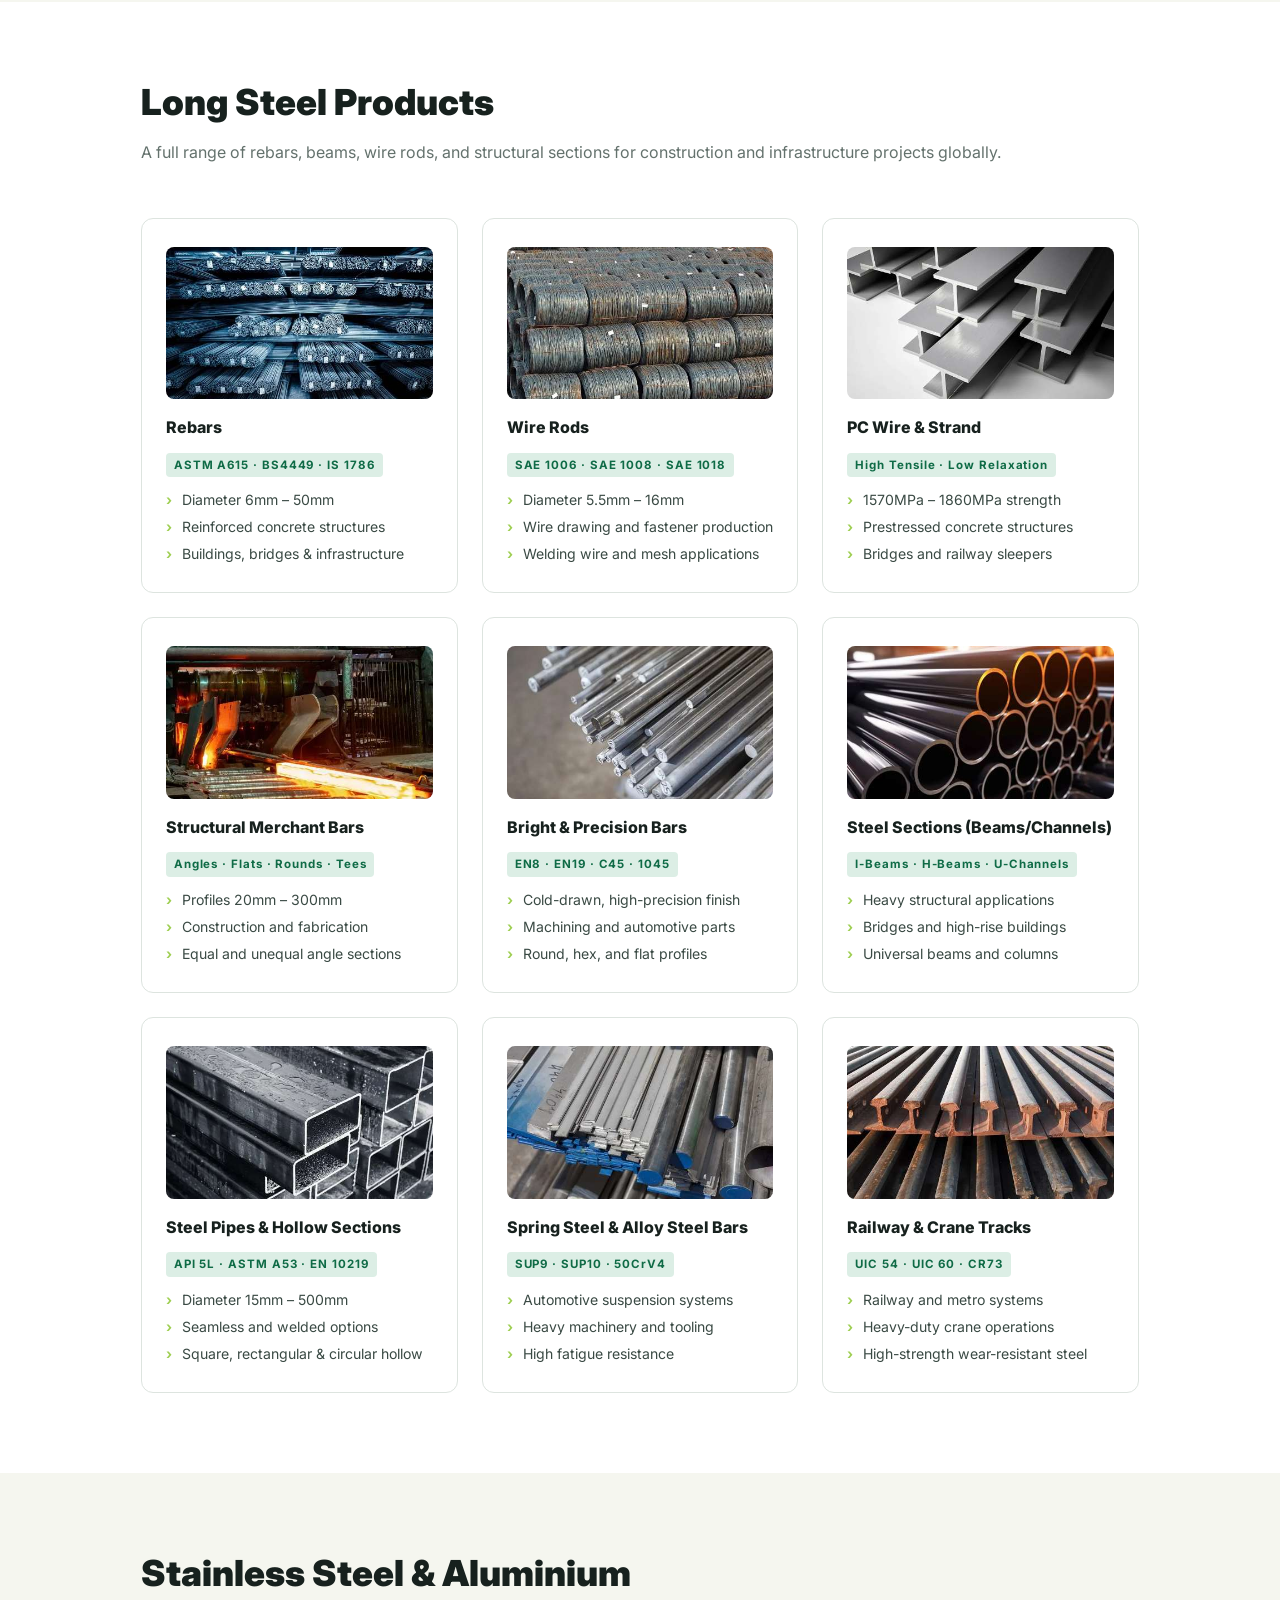
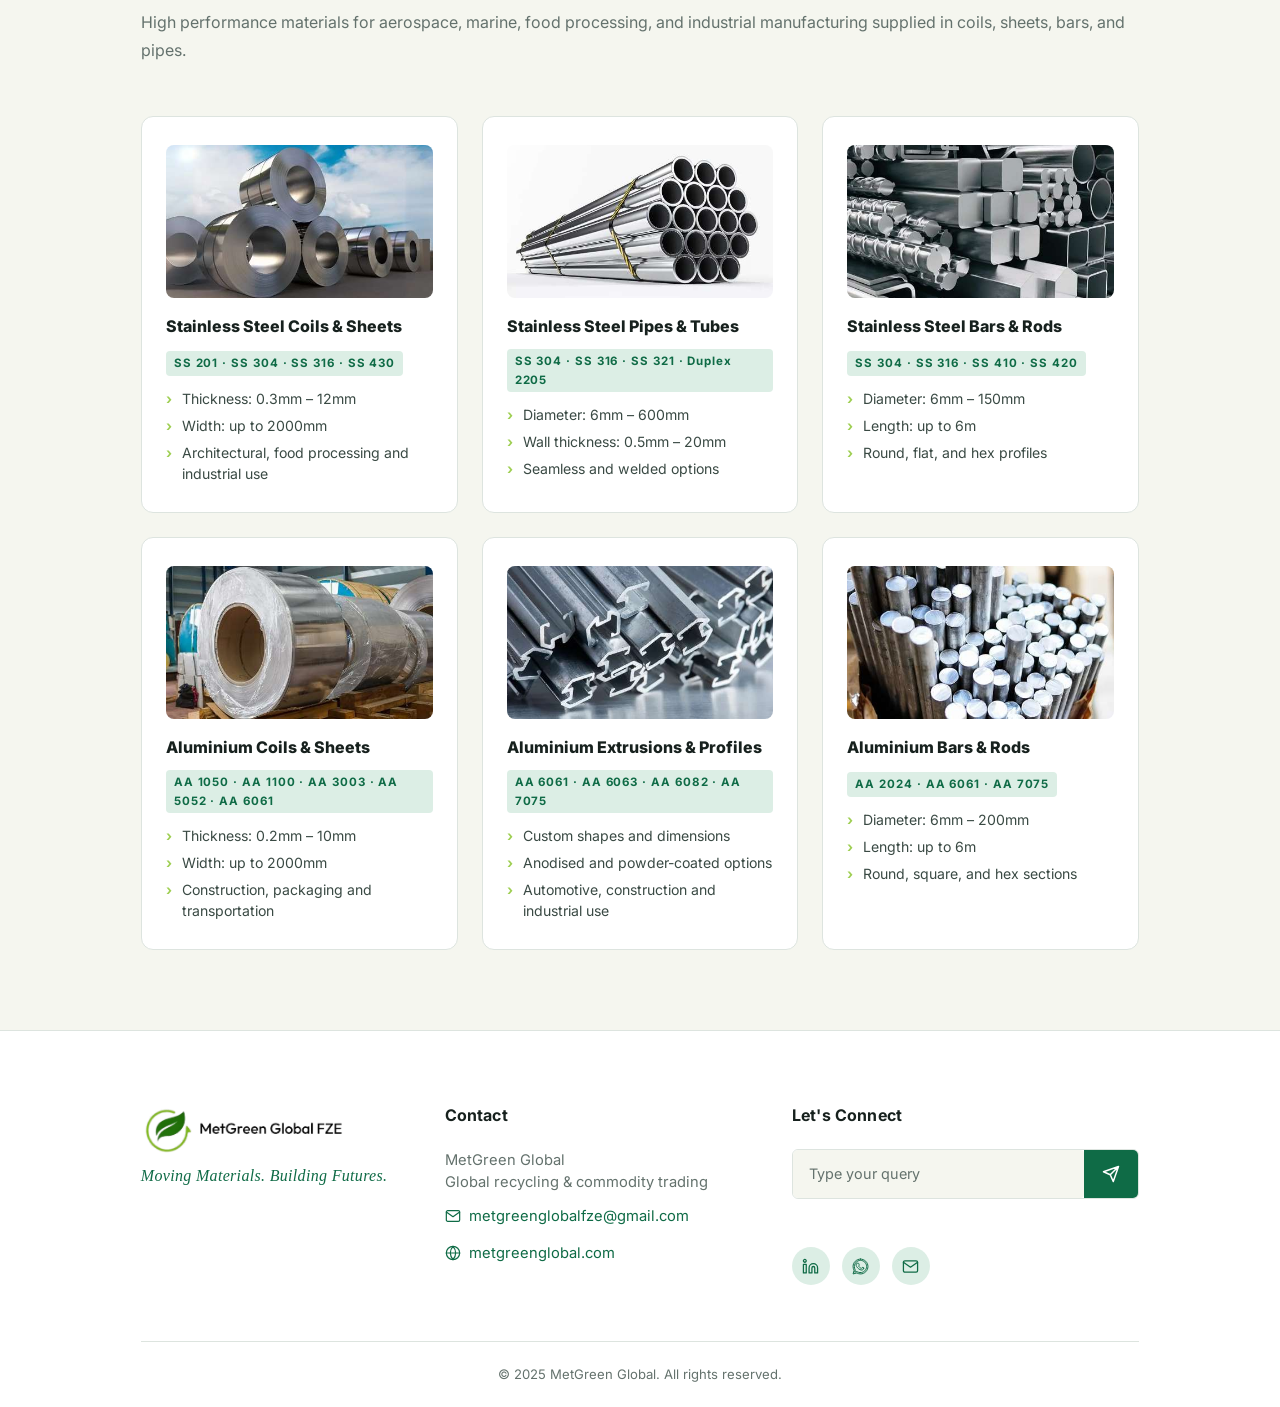
<file: metal.html>
<!DOCTYPE html>
<html lang="en">
  <head>
    <meta charset="UTF-8" />
    <meta name="viewport" content="width=device-width, initial-scale=1.0" />
    <title>Metal | Met Green Global</title>
    <meta name="description" content="MetGreen Global metal products — ferrous and non-ferrous scrap, flat steel, long steel, stainless steel and aluminium." />
    <link rel="preconnect" href="https://fonts.googleapis.com" />
    <link rel="preconnect" href="https://fonts.gstatic.com" crossorigin />
    <link href="https://fonts.googleapis.com/css2?family=Inter:wght@400;500;600;700;800;900&display=swap" rel="stylesheet" />
    <link href="https://fonts.googleapis.com/css2?family=Quicksand:wght@500;600;700&display=swap" rel="stylesheet" />
    <link rel="stylesheet" href="styles.css" />
    <style>
      /* ── Hero ── */
      .metal-hero {
        position: relative;
        background-image: url("Metals.jpg");
        background-size: cover;
        background-position: center;
        padding: 140px 11vw 100px;
        color: #fff;
      }
      .metal-hero::before {
        content: "";
        position: absolute;
        inset: 0;
        background: linear-gradient(120deg, rgba(15,107,70,0.87) 0%, rgba(23,33,30,0.80) 100%);
      }
      .metal-hero > * { position: relative; }
      .metal-hero .breadcrumb {
        font-size: 0.8rem;
        letter-spacing: 0.1em;
        text-transform: uppercase;
        color: rgba(255,255,255,0.55);
        margin-bottom: 24px;
      }
      .metal-hero .breadcrumb a { color: #9fcf53; text-decoration: none; }
      .metal-hero h1 {
        font-size: clamp(2.4rem, 5vw, 4rem);
        font-weight: 900;
        line-height: 1.08;
        margin: 0 0 20px;
        max-width: 660px;
      }
      .metal-hero p {
        font-size: 1.1rem;
        color: rgba(255,255,255,0.75);
        max-width: 100%;
        margin: 0;
        line-height: 1.7;
        white-space: nowrap;
      }

      /* ── Stats bar ── */
      .metal-stats {
        background: #17211e;
        display: grid;
        grid-template-columns: repeat(4, 1fr);
        border-bottom: 1px solid rgba(255,255,255,0.06);
      }
      .metal-stat {
        padding: 32px 28px;
        border-right: 1px solid rgba(255,255,255,0.08);
        text-align: center;
      }
      .metal-stat:last-child { border-right: none; }
      .metal-stat strong {
        display: block;
        font-size: 1.8rem;
        font-weight: 900;
        color: #9fcf53;
        line-height: 1;
        margin-bottom: 6px;
      }
      .metal-stat span {
        font-size: 0.8rem;
        color: rgba(255,255,255,0.55);
        text-transform: uppercase;
        letter-spacing: 0.08em;
      }

      /* ── Section base ── */
      .metal-section {
        padding: 80px 11vw;
      }
      .metal-section:nth-child(odd) { background: #fff; }
      .metal-section:nth-child(even) { background: #f5f6ef; }

      .section-label {
        display: inline-flex;
        align-items: center;
        gap: 8px;
        font-size: 0.75rem;
        font-weight: 700;
        letter-spacing: 0.14em;
        text-transform: uppercase;
        color: #0f6b46;
        margin-bottom: 12px;
      }
      .section-label::before {
        content: "";
        display: inline-block;
        width: 24px;
        height: 2px;
        background: #9fcf53;
        border-radius: 2px;
      }
      .section-header {
        margin-bottom: 52px;
      }
      .section-header h2 {
        font-size: clamp(1.7rem, 2.8vw, 2.4rem);
        font-weight: 900;
        color: #17211e;
        margin: 0 0 14px;
        line-height: 1.15;
      }
      .section-header p {
        font-size: 1rem;
        color: #64726d;
        line-height: 1.75;
        max-width: 100%;
        margin: 0;
        white-space: nowrap;
      }
      @media (max-width: 1400px) {
        .section-header p {
          white-space: normal;
          max-width: 100%;
        }
      }

      /* ── Product grid ── */
      .product-grid {
        display: grid;
        grid-template-columns: repeat(3, 1fr);
        gap: 24px;
      }
      .product-card {
        background: #fff;
        border-radius: 12px;
        border: 1.5px solid #dde4df;
        padding: 28px 24px;
        transition: box-shadow 0.2s, border-color 0.2s;
      }
      .metal-section:nth-child(even) .product-card {
        background: #fff;
      }
      .product-card:hover {
        box-shadow: 0 8px 32px rgba(15,107,70,0.1);
        border-color: #9fcf53;
      }
      .card-img {
        width: 100%;
        aspect-ratio: 7 / 4;
        object-fit: cover;
        border-radius: 8px;
        margin-bottom: 16px;
        display: block;
      }
      .card-icon {
        width: 44px; height: 44px;
        background: #dceee5;
        border-radius: 10px;
        display: flex; align-items: center; justify-content: center;
        margin-bottom: 18px;
      }
      .card-icon svg {
        width: 20px; height: 20px;
        stroke: #0f6b46; fill: none;
        stroke-width: 2; stroke-linecap: round; stroke-linejoin: round;
      }
      .product-card h3 {
        font-size: 1rem;
        font-weight: 800;
        color: #17211e;
        margin: 0 0 10px;
      }
      .product-card .grade-tag {
        display: inline-block;
        font-size: 0.72rem;
        font-weight: 700;
        letter-spacing: 0.08em;
        color: #0f6b46;
        background: #dceee5;
        border-radius: 4px;
        padding: 3px 8px;
        margin-bottom: 12px;
      }
      .product-card p {
        font-size: 0.88rem;
        color: #64726d;
        line-height: 1.6;
        margin: 0;
      }
      .product-card ul {
        list-style: none;
        padding: 0;
        margin: 0;
        display: flex;
        flex-direction: column;
        gap: 6px;
      }
      .product-card ul li {
        font-size: 0.88rem;
        color: #3a4a44;
        padding-left: 16px;
        position: relative;
        line-height: 1.5;
      }
      .product-card ul li::before {
        content: "›";
        position: absolute;
        left: 0;
        color: #9fcf53;
        font-weight: 700;
      }

      /* ── Two-col layout for ferrous/non-ferrous ── */
      .two-col {
        display: grid;
        grid-template-columns: 1fr 1fr;
        gap: 32px;
      }

      /* ── CTA ── */
      .metal-cta {
        background: #0f6b46;
        padding: 72px 11vw;
        display: grid;
        grid-template-columns: 1fr auto;
        align-items: center;
        gap: 40px;
      }
      .metal-cta h2 {
        font-size: clamp(1.5rem, 2.5vw, 2rem);
        font-weight: 900;
        color: #fff;
        margin: 0 0 10px;
      }
      .metal-cta p {
        font-size: 1rem;
        color: rgba(255,255,255,0.75);
        margin: 0;
      }
      .metal-cta .btn {
        background: #9fcf53;
        color: #17211e;
        white-space: nowrap;
        text-decoration: none;
        padding: 16px 32px;
        border-radius: 8px;
        font-weight: 700;
        font-size: 0.95rem;
        display: inline-block;
        transition: background 0.2s;
      }
      .metal-cta .btn:hover { background: #b5dd6a; }

      /* ── Responsive ── */
      @media (max-width: 1400px) {
        .metal-hero p { white-space: normal; }
      }
      @media (max-width: 900px) {
        .metal-stats { grid-template-columns: repeat(2, 1fr); }
        .product-grid { grid-template-columns: repeat(2, 1fr); }
        .two-col { grid-template-columns: 1fr; }
        .metal-section { padding: 56px 6vw; }
        .metal-hero { padding: 100px 6vw 70px; }
        .metal-cta { grid-template-columns: 1fr; padding: 56px 6vw; }
      }
      @media (max-width: 600px) {
        .product-grid { grid-template-columns: 1fr; }
        .metal-stats { grid-template-columns: repeat(2, 1fr); }
      }
    </style>
  </head>
  <body>

    <!-- Page transition loader -->
    <div id="page-loader" aria-hidden="true">
      <div class="loader-logo">
        <img src="logo-icon-transparent.png" alt="MetGreen Global logo" />
        <div class="loader-wordmark">
          <strong>MetGreen</strong>
          <small>Global</small>
        </div>
      </div>
      <div class="loader-bar"></div>
    </div>

    <header class="topbar">
      <a class="logo" href="index.html" aria-label="Met Green Global home">
        <img class="logo-mark" src="metgreen-logo-footer.png" alt="Met Green Global FZE" />
      </a>
      <button class="menu-toggle" type="button" aria-expanded="false" aria-controls="primary-nav">
        <span></span><span></span><span></span>
      </button>
      <nav class="primary-nav" id="primary-nav" aria-label="Primary navigation">
        <a href="index.html">Home</a>
        <a href="product.html" class="active-page">Product</a>
        <a href="about.html">About</a>
        <a class="nav-contact" href="contact.html">Contact</a>
      </nav>
    </header>

    <main>

      <!-- Hero -->
      <section class="metal-hero">
        <p class="breadcrumb">
          <a href="index.html">Home</a> &rsaquo;
          <a href="product.html">Products</a> &rsaquo;
          Metal
        </p>
        <h1>Metals</h1>
        <p>A comprehensive range of metal products and recyclable scrap grades traded across global markets with full documentation.</p>
      </section>

      <!-- Stats -->
      <div class="metal-stats">
        <div class="metal-stat">
          <strong>4+</strong>
          <span>Product Categories</span>
        </div>
        <div class="metal-stat">
          <strong>ISRI</strong>
          <span>Graded Material</span>
        </div>
        <div class="metal-stat">
          <strong>Global</strong>
          <span>Trade Routes</span>
        </div>
        <div class="metal-stat">
          <strong>100%</strong>
          <span>Documented Supply</span>
        </div>
      </div>

      <!-- Section 1: Ferrous & Non-Ferrous Scrap -->
      <section class="metal-section" id="scrap">
        <div class="section-header">
          <h2>Ferrous &amp; Non-Ferrous Scrap</h2>
          <p>ISRI graded ferrous and non ferrous scrap supplied to mills, smelters, and foundries worldwide.</p>
        </div>
        <div class="product-grid">
          <div class="product-card">
            <img src="metal-hms-scrap.jpg" alt="HMS 1 and 2 Scrap" class="card-img" />
            <h3>HMS 1 &amp; 2 Scrap</h3>
            <span class="grade-tag">ISRI 231 &amp; 232 / 80:20 Mix</span>
            <ul>
              <li>Grades: HMS 1 (100% Pure Steel), HMS 1 &amp; 2 (80:20 Mix)</li>
              <li>Size: Up to 1.5m x 0.5m, Thickness 3mm+</li>
            </ul>
          </div>
          <div class="product-card">
            <img src="metal-shredded-scrap.jpg" alt="Shredded Scrap" class="card-img" />
            <h3>Shredded Scrap</h3>
            <span class="grade-tag">ISRI 210 · ISRI 211</span>
            <ul>
              <li>Size: 25mm – 300mm pieces</li>
              <li>Uniform size for furnace charging</li>
              <li>High melt yield, minimal impurities</li>
            </ul>
          </div>
          <div class="product-card">
            <img src="metal-cast-iron-scrap.jpg" alt="Cast Iron Scrap" class="card-img" />
            <h3>Cast Iron Scrap</h3>
            <span class="grade-tag">ISRI 252 &amp; 257</span>
            <ul>
              <li>Grades: Mixed Cast Iron, Brake Drums, Engine Blocks</li>
              <li>High carbon content, low sulphur</li>
              <li>Lumps as per requirements</li>
            </ul>
          </div>
          <div class="product-card">
            <img src="metal-stainless-scrap.jpg" alt="Stainless Steel Scrap" class="card-img" />
            <h3>Stainless Steel Scrap</h3>
            <span class="grade-tag">SS 304 · SS 316 · SS 410 · SS 430</span>
            <ul>
              <li>Grades: SS 304, SS 316, SS 410, SS 430</li>
              <li>Format: Cut pieces, turnings, mixed scrap</li>
              <li>Clean, sorted by alloy family</li>
            </ul>
          </div>
          <div class="product-card">
            <img src="metal-aluminium-scrap.jpg" alt="Aluminium Scrap" class="card-img" />
            <h3>Aluminium Scrap</h3>
            <span class="grade-tag">Taint/Tabor · Tense · ZORBA · UBC</span>
            <ul>
              <li>Grades: Taint Tabor, Tense, UBC, 6063 Extrusion</li>
              <li>Format: Baled, shredded, or unprocessed</li>
              <li>Automotive, aerospace and industrial use</li>
            </ul>
          </div>
          <div class="product-card">
            <img src="metal-copper-brass-scrap.jpg" alt="Copper and Brass Scrap" class="card-img" />
            <h3>Copper &amp; Brass Scrap</h3>
            <span class="grade-tag">Millberry · Birch/Cliff · Honey Brass · Ocean Brass</span>
            <ul>
              <li>Grades: Millberry, Birch/Cliff, Honey Brass, Ocean Brass</li>
              <li>Format: Wire, sheets, turnings, mixed scrap</li>
              <li>Sorted by grade, certified for international trade</li>
            </ul>
          </div>
        </div>
      </section>

      <!-- Section 2: Flat Steel Products -->
      <section class="metal-section" id="flat-steel">
        <div class="section-header">
          <h2>Flat Steel Products</h2>
          <p>Versatile sheet and coil materials for construction, automotive, packaging, and industrial applications.</p>
        </div>
        <div class="product-grid">
          <div class="product-card">
            <img src="metal-hot-rolled-coils.jpg" alt="Hot Rolled Coils and Sheets" class="card-img" />
            <h3>Hot Rolled Coils &amp; Sheets</h3>
            <span class="grade-tag">S235 · S355 · ASTM A36 · API 5L</span>
            <ul>
              <li>Thickness 1.2mm – 25mm</li>
              <li>Width up to 2200mm</li>
              <li>Structural and industrial applications</li>
            </ul>
          </div>
          <div class="product-card">
            <img src="metal-cold-rolled-coils.jpg" alt="Cold Rolled Coils and Sheets" class="card-img" />
            <h3>Cold Rolled Coils &amp; Sheets</h3>
            <span class="grade-tag">DC01–DC06 · SPCC · SAE 1008</span>
            <ul>
              <li>Thickness 0.3mm – 3mm</li>
              <li>Precision surface finish</li>
              <li>Automotive and appliance grade</li>
            </ul>
          </div>
          <div class="product-card">
            <img src="metal-galvanized-steel.jpg" alt="Galvanized and Galvalume Steel" class="card-img" />
            <h3>Galvanized &amp; Galvalume Steel</h3>
            <span class="grade-tag">DX51D · DX52D · ASTM A653</span>
            <ul>
              <li>Hot-dip zinc coated</li>
              <li>Thickness 0.25mm – 3mm</li>
              <li>Roofing and cladding applications</li>
            </ul>
          </div>
          <div class="product-card">
            <img src="metal-electro-galvanized.jpg" alt="Electro-Galvanized Steel" class="card-img" />
            <h3>Electro-Galvanized Steel</h3>
            <span class="grade-tag">SECC · SECD · ASTM A879</span>
            <ul>
              <li>High-finish zinc coating</li>
              <li>Automotive and electronics grade</li>
              <li>Uniform coating thickness</li>
            </ul>
          </div>
          <div class="product-card">
            <img src="metal-specialty-coated.jpg" alt="Specialty Coated Steel" class="card-img" />
            <h3>Specialty Coated Steel</h3>
            <span class="grade-tag">Zinc-Al-Mg · Aluminized</span>
            <ul>
              <li>Enhanced corrosion resistance</li>
              <li>Aluminized and ZAM variants</li>
              <li>High durability applications</li>
            </ul>
          </div>
          <div class="product-card">
            <img src="metal-pre-painted.jpg" alt="Pre-Painted Steel PPGI PPGL" class="card-img" />
            <h3>Pre-Painted Steel (PPGI &amp; PPGL)</h3>
            <span class="grade-tag">RAL Colours Available</span>
            <ul>
              <li>Construction and appliance use</li>
              <li>PE and PVDF coatings</li>
              <li>Custom colour options</li>
            </ul>
          </div>
          <div class="product-card">
            <img src="metal-tinplate.jpg" alt="Tinplate and Tin-Free Steel" class="card-img" />
            <h3>Tinplate &amp; Tin-Free Steel</h3>
            <span class="grade-tag">0.15mm – 0.6mm</span>
            <ul>
              <li>Food packaging and cans</li>
              <li>Battery casings</li>
              <li>Minimal thickness, high precision</li>
            </ul>
          </div>
          <div class="product-card">
            <img src="metal-electrical-steel.jpg" alt="Electrical Steel CRGO CRNGO" class="card-img" />
            <h3>Electrical Steel (CRGO &amp; CRNGO)</h3>
            <span class="grade-tag">0.18mm – 0.65mm</span>
            <ul>
              <li>Transformer and motor cores</li>
              <li>Low core loss, high permeability</li>
              <li>Grain-oriented and non-oriented</li>
            </ul>
          </div>
          <div class="product-card">
            <img src="metal-heavy-plates.jpg" alt="Heavy Plates and Steel Slabs" class="card-img" />
            <h3>Heavy Plates &amp; Steel Slabs</h3>
            <span class="grade-tag">6mm – 100mm</span>
            <ul>
              <li>Shipbuilding and pressure vessels</li>
              <li>Heavy structural applications</li>
            </ul>
          </div>
        </div>
      </section>

      <!-- Section 3: Long Steel Products -->
      <section class="metal-section" id="long-steel">
        <div class="section-header">
          <h2>Long Steel Products</h2>
          <p>A full range of rebars, beams, wire rods, and structural sections for construction and infrastructure projects globally.</p>
        </div>
        <div class="product-grid">
          <div class="product-card">
            <img src="metal-rebars.jpg" alt="Rebars" class="card-img" />
            <h3>Rebars</h3>
            <span class="grade-tag">ASTM A615 · BS4449 · IS 1786</span>
            <ul>
              <li>Diameter 6mm – 50mm</li>
              <li>Reinforced concrete structures</li>
              <li>Buildings, bridges &amp; infrastructure</li>
            </ul>
          </div>
          <div class="product-card">
            <img src="metal-wire-rods.jpg" alt="Wire Rods" class="card-img" />
            <h3>Wire Rods</h3>
            <span class="grade-tag">SAE 1006 · SAE 1008 · SAE 1018</span>
            <ul>
              <li>Diameter 5.5mm – 16mm</li>
              <li>Wire drawing and fastener production</li>
              <li>Welding wire and mesh applications</li>
            </ul>
          </div>
          <div class="product-card">
            <img src="metal-pc-wire-strand.jpg" alt="PC Wire and Strand" class="card-img" />
            <h3>PC Wire &amp; Strand</h3>
            <span class="grade-tag">High Tensile · Low Relaxation</span>
            <ul>
              <li>1570MPa – 1860MPa strength</li>
              <li>Prestressed concrete structures</li>
              <li>Bridges and railway sleepers</li>
            </ul>
          </div>
          <div class="product-card">
            <img src="metal-structural-bars.jpg" alt="Structural Merchant Bars" class="card-img" />
            <h3>Structural Merchant Bars</h3>
            <span class="grade-tag">Angles · Flats · Rounds · Tees</span>
            <ul>
              <li>Profiles 20mm – 300mm</li>
              <li>Construction and fabrication</li>
              <li>Equal and unequal angle sections</li>
            </ul>
          </div>
          <div class="product-card">
            <img src="metal-bright-bars.jpg" alt="Bright Bars and Precision Bars" class="card-img" />
            <h3>Bright &amp; Precision Bars</h3>
            <span class="grade-tag">EN8 · EN19 · C45 · 1045</span>
            <ul>
              <li>Cold-drawn, high-precision finish</li>
              <li>Machining and automotive parts</li>
              <li>Round, hex, and flat profiles</li>
            </ul>
          </div>
          <div class="product-card">
            <img src="metal-beams-channels.jpg" alt="Steel Sections Beams Channels" class="card-img" />
            <h3>Steel Sections (Beams/Channels)</h3>
            <span class="grade-tag">I-Beams · H-Beams · U-Channels</span>
            <ul>
              <li>Heavy structural applications</li>
              <li>Bridges and high-rise buildings</li>
              <li>Universal beams and columns</li>
            </ul>
          </div>
          <div class="product-card">
            <img src="metal-pipes-hollow.jpg" alt="Steel Pipes and Hollow Sections" class="card-img" />
            <h3>Steel Pipes &amp; Hollow Sections</h3>
            <span class="grade-tag">API 5L · ASTM A53 · EN 10219</span>
            <ul>
              <li>Diameter 15mm – 500mm</li>
              <li>Seamless and welded options</li>
              <li>Square, rectangular &amp; circular hollow</li>
            </ul>
          </div>
          <div class="product-card">
            <img src="metal-spring-steel.jpg" alt="Spring Steel and Alloy Steel Bars" class="card-img" />
            <h3>Spring Steel &amp; Alloy Steel Bars</h3>
            <span class="grade-tag">SUP9 · SUP10 · 50CrV4</span>
            <ul>
              <li>Automotive suspension systems</li>
              <li>Heavy machinery and tooling</li>
              <li>High fatigue resistance</li>
            </ul>
          </div>
          <div class="product-card">
            <img src="metal-railway-tracks.jpg" alt="Railway and Crane Tracks" class="card-img" />
            <h3>Railway &amp; Crane Tracks</h3>
            <span class="grade-tag">UIC 54 · UIC 60 · CR73</span>
            <ul>
              <li>Railway and metro systems</li>
              <li>Heavy-duty crane operations</li>
              <li>High-strength wear-resistant steel</li>
            </ul>
          </div>
        </div>
      </section>

      <!-- Section 4: Stainless Steel & Aluminium -->
      <section class="metal-section" id="stainless-aluminium">
        <div class="section-header">
          <h2>Stainless Steel &amp; Aluminium</h2>
          <p>High performance materials for aerospace, marine, food processing, and industrial manufacturing supplied in coils, sheets, bars, and pipes.</p>
        </div>
        <div class="product-grid">
          <div class="product-card">
            <img src="metal-stainless-coils.jpg" alt="Stainless Steel Coils and Sheets" class="card-img" />
            <h3>Stainless Steel Coils &amp; Sheets</h3>
            <span class="grade-tag">SS 201 · SS 304 · SS 316 · SS 430</span>
            <ul>
              <li>Thickness: 0.3mm – 12mm</li>
              <li>Width: up to 2000mm</li>
              <li>Architectural, food processing and industrial use</li>
            </ul>
          </div>
          <div class="product-card">
            <img src="metal-stainless-pipes.jpg" alt="Stainless Steel Pipes and Tubes" class="card-img" />
            <h3>Stainless Steel Pipes &amp; Tubes</h3>
            <span class="grade-tag">SS 304 · SS 316 · SS 321 · Duplex 2205</span>
            <ul>
              <li>Diameter: 6mm – 600mm</li>
              <li>Wall thickness: 0.5mm – 20mm</li>
              <li>Seamless and welded options</li>
            </ul>
          </div>
          <div class="product-card">
            <img src="metal-stainless-bars.jpg" alt="Stainless Steel Bars and Rods" class="card-img" />
            <h3>Stainless Steel Bars &amp; Rods</h3>
            <span class="grade-tag">SS 304 · SS 316 · SS 410 · SS 420</span>
            <ul>
              <li>Diameter: 6mm – 150mm</li>
              <li>Length: up to 6m</li>
              <li>Round, flat, and hex profiles</li>
            </ul>
          </div>
          <div class="product-card">
            <img src="metal-aluminium-coils.jpg" alt="Aluminium Coils and Sheets" class="card-img" />
            <h3>Aluminium Coils &amp; Sheets</h3>
            <span class="grade-tag">AA 1050 · AA 1100 · AA 3003 · AA 5052 · AA 6061</span>
            <ul>
              <li>Thickness: 0.2mm – 10mm</li>
              <li>Width: up to 2000mm</li>
              <li>Construction, packaging and transportation</li>
            </ul>
          </div>
          <div class="product-card">
            <img src="metal-aluminium-extrusions.jpg" alt="Aluminium Extrusions and Profiles" class="card-img" />
            <h3>Aluminium Extrusions &amp; Profiles</h3>
            <span class="grade-tag">AA 6061 · AA 6063 · AA 6082 · AA 7075</span>
            <ul>
              <li>Custom shapes and dimensions</li>
              <li>Anodised and powder-coated options</li>
              <li>Automotive, construction and industrial use</li>
            </ul>
          </div>
          <div class="product-card">
            <img src="metal-aluminium-bars.jpg" alt="Aluminium Bars and Rods" class="card-img" />
            <h3>Aluminium Bars &amp; Rods</h3>
            <span class="grade-tag">AA 2024 · AA 6061 · AA 7075</span>
            <ul>
              <li>Diameter: 6mm – 200mm</li>
              <li>Length: up to 6m</li>
              <li>Round, square, and hex sections</li>
            </ul>
          </div>
        </div>
      </section>

    </main>

    <!-- Footer -->
    <footer class="footer">
      <div class="footer-main">
        <div class="footer-brand">
          <a class="logo" href="index.html" aria-label="Met Green Global home">
            <img class="logo-mark" src="metgreen-logo-footer.png" alt="Met Green Global FZE" />
          </a>
          <p class="footer-tagline">Moving Materials. Building Futures.</p>
        </div>
        <div class="footer-col">
          <h4>Contact</h4>
          <ul class="footer-contact-list">
            <li>MetGreen Global<br/>Global recycling &amp; commodity trading</li>
            <li>
              <a href="https://mail.google.com/mail/?view=cm&amp;fs=1&amp;to=metgreenglobalfze@gmail.com" target="_blank" rel="noopener noreferrer">
                <svg viewBox="0 0 24 24"><path d="M4 4h16c1.1 0 2 .9 2 2v12c0 1.1-.9 2-2 2H4c-1.1 0-2-.9-2-2V6c0-1.1.9-2 2-2z"/><path d="M22 6l-10 7L2 6"/></svg>
                metgreenglobalfze@gmail.com
              </a>
            </li>
            <li>
              <a href="https://metgreenglobal.com" target="_blank" rel="noopener noreferrer">
                <svg viewBox="0 0 24 24"><circle cx="12" cy="12" r="10"/><path d="M2 12h20M12 2a15.3 15.3 0 0 1 4 10 15.3 15.3 0 0 1-4 10 15.3 15.3 0 0 1-4-10 15.3 15.3 0 0 1 4-10z"/></svg>
                metgreenglobal.com
              </a>
            </li>
          </ul>
        </div>
        <div class="footer-col">
          <h4>Let's Connect</h4>
          <form class="footer-newsletter-form" onsubmit="return false;">
            <input type="text" placeholder="Type your query" aria-label="Your query" />
            <button type="submit" aria-label="Send query">
              <svg viewBox="0 0 24 24"><path d="M22 2L11 13M22 2l-7 20-4-9-9-4 20-7z"/></svg>
            </button>
          </form>
          <div class="footer-socials">
            <a href="#" aria-label="LinkedIn">
              <svg viewBox="0 0 24 24"><path d="M16 8a6 6 0 0 1 6 6v7h-4v-7a2 2 0 0 0-2-2 2 2 0 0 0-2 2v7h-4v-7a6 6 0 0 1 6-6z"/><rect x="2" y="9" width="4" height="12"/><circle cx="4" cy="4" r="2"/></svg>
            </a>
            <a href="https://wa.me/971554835509" target="_blank" rel="noopener noreferrer" aria-label="WhatsApp">
              <svg viewBox="0 0 32 32" fill="currentColor"><path d="M16 2C8.28 2 2 8.28 2 16c0 2.46.67 4.88 1.95 7.02L2 30l7.18-1.88A13.94 13.94 0 0 0 16 30c7.72 0 14-6.28 14-14S23.72 2 16 2zm0 25.5c-2.2 0-4.35-.6-6.22-1.72l-.45-.27-4.26 1.12 1.13-4.14-.3-.47A11.44 11.44 0 0 1 4.5 16C4.5 9.6 9.6 4.5 16 4.5S27.5 9.6 27.5 16 22.4 27.5 16 27.5zm6.27-8.55c-.34-.17-2.03-1-2.35-1.12-.32-.11-.55-.17-.78.17-.23.34-.9 1.12-1.1 1.35-.2.23-.4.26-.74.09-.34-.17-1.44-.53-2.74-1.69-1.01-.9-1.7-2.01-1.9-2.35-.2-.34-.02-.52.15-.69.15-.15.34-.4.51-.6.17-.2.23-.34.34-.57.11-.23.06-.43-.03-.6-.09-.17-.78-1.88-1.07-2.57-.28-.67-.57-.58-.78-.59H9.8c-.23 0-.6.09-.91.43-.31.34-1.2 1.17-1.2 2.86s1.23 3.32 1.4 3.55c.17.23 2.42 3.7 5.87 5.19.82.35 1.46.56 1.96.72.82.26 1.57.22 2.16.13.66-.1 2.03-.83 2.32-1.63.29-.8.29-1.49.2-1.63-.08-.14-.31-.23-.65-.4z"/></svg>
            </a>
            <a href="https://mail.google.com/mail/?view=cm&amp;fs=1&amp;to=metgreenglobalfze@gmail.com" target="_blank" rel="noopener noreferrer" aria-label="Email">
              <svg viewBox="0 0 24 24"><path d="M4 4h16c1.1 0 2 .9 2 2v12c0 1.1-.9 2-2 2H4c-1.1 0-2-.9-2-2V6c0-1.1.9-2 2-2z"/><path d="M22 6l-10 7L2 6"/></svg>
            </a>
          </div>
        </div>
      </div>
      <div class="footer-bottom">
        &copy; 2025 MetGreen Global. All rights reserved.
      </div>
    </footer>

    <script src="script.js"></script>
    <script>
      document.querySelectorAll(".card-img").forEach(function(img) {
        img.onerror = function() {
          this.onerror = null;
          this.src = "[data-uri]";
          this.style.background = "linear-gradient(135deg, #dceee5 0%, #b5dd6a 100%)";
        };
      });
    </script>
  </body>
</html>
</file>
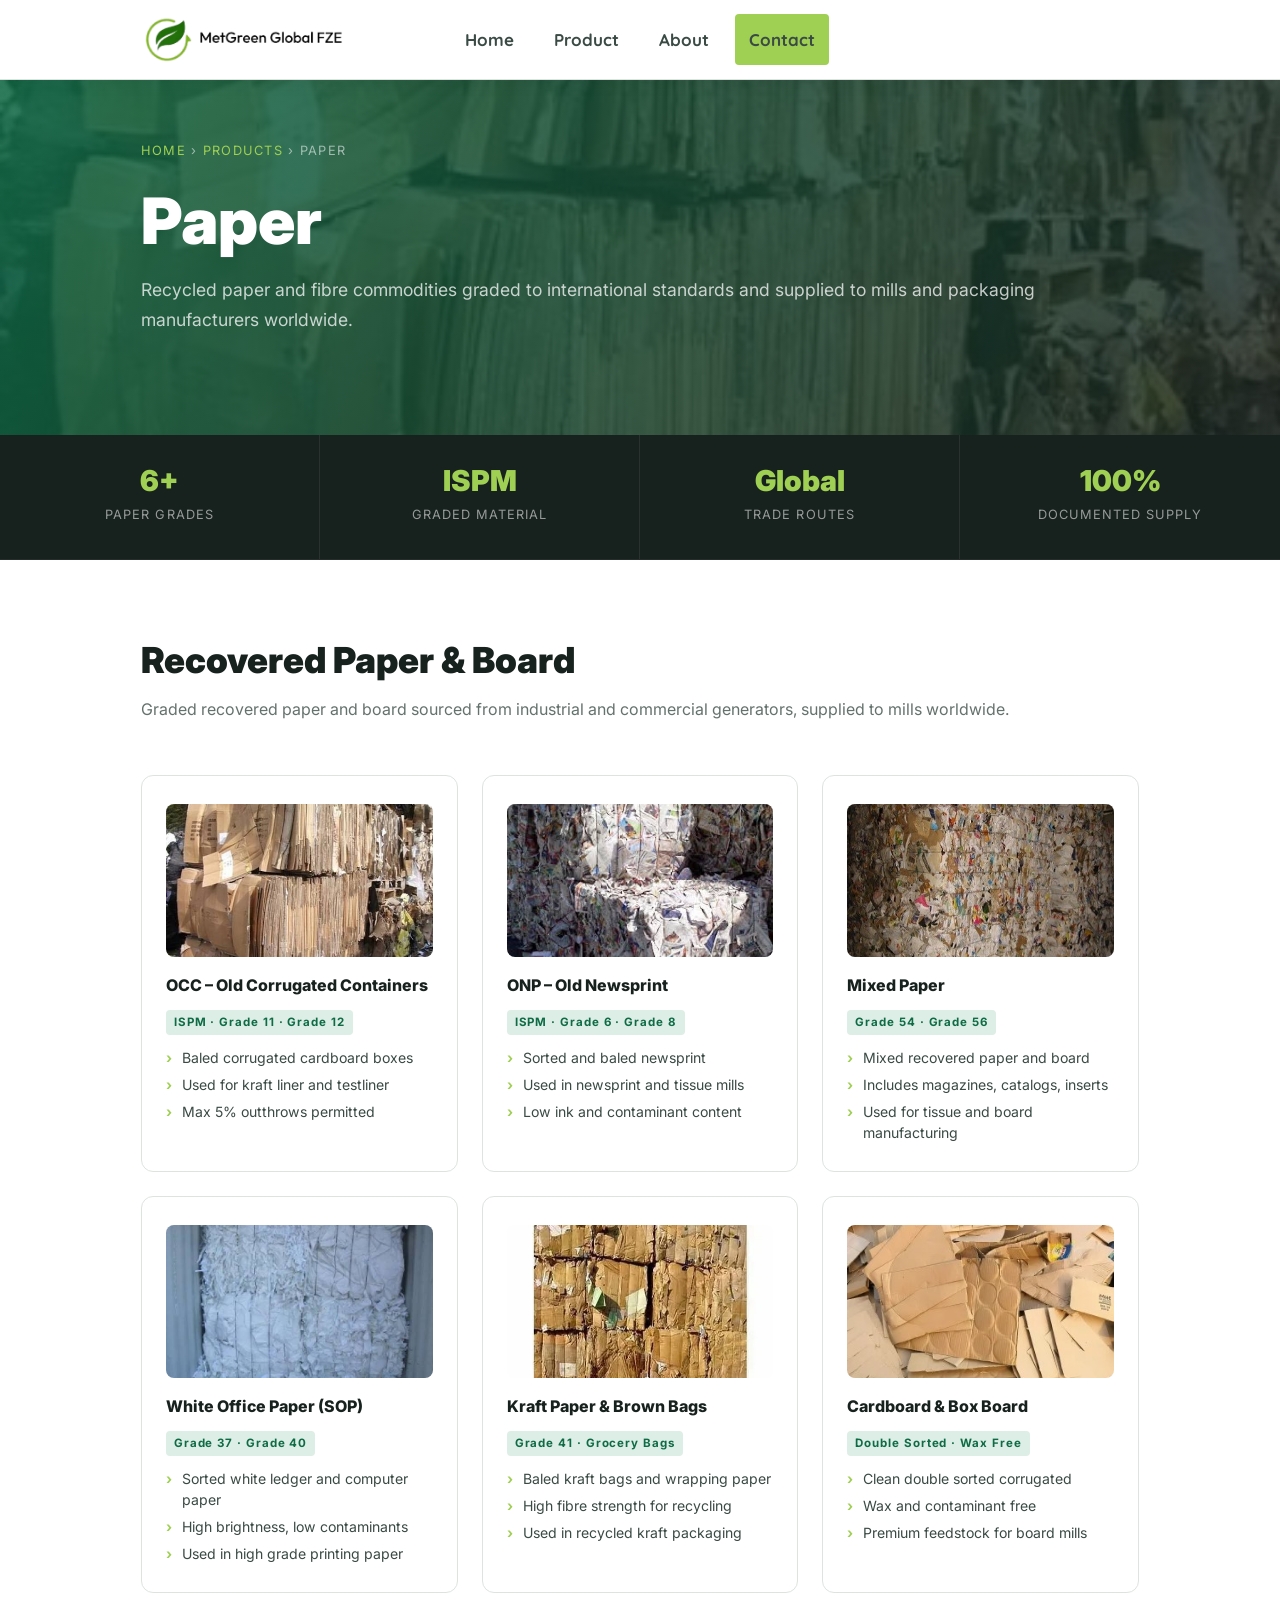
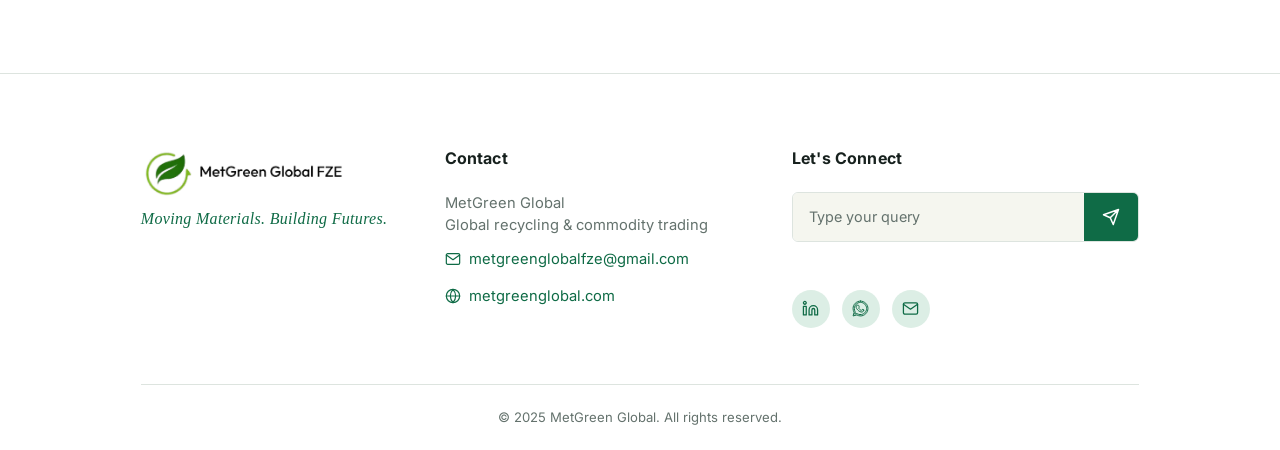
<file: paper.html>
<!DOCTYPE html>
<html lang="en">
  <head>
    <meta charset="UTF-8" />
    <meta name="viewport" content="width=device-width, initial-scale=1.0" />
    <title>Paper | Met Green Global</title>
    <meta name="description" content="MetGreen Global paper products — OCC, ONP, mixed paper, white office paper, kraft and cardboard traded to mills worldwide." />
    <link rel="preconnect" href="https://fonts.googleapis.com" />
    <link rel="preconnect" href="https://fonts.gstatic.com" crossorigin />
    <link href="https://fonts.googleapis.com/css2?family=Inter:wght@400;500;600;700;800;900&display=swap" rel="stylesheet" />
    <link href="https://fonts.googleapis.com/css2?family=Quicksand:wght@500;600;700&display=swap" rel="stylesheet" />
    <link rel="stylesheet" href="styles.css" />
    <style>
      .metal-hero {
        position: relative;
        background-image: url("paper-occ.jpg");
        background-size: cover;
        background-position: center;
        padding: 140px 11vw 100px;
        color: #fff;
      }
      .metal-hero::before {
        content: "";
        position: absolute;
        inset: 0;
        background: linear-gradient(120deg, rgba(15,107,70,0.87) 0%, rgba(23,33,30,0.80) 100%);
      }
      .metal-hero > * { position: relative; }
      .metal-hero .breadcrumb {
        font-size: 0.8rem;
        letter-spacing: 0.1em;
        text-transform: uppercase;
        color: rgba(255,255,255,0.55);
        margin-bottom: 24px;
      }
      .metal-hero .breadcrumb a { color: #9fcf53; text-decoration: none; }
      .metal-hero h1 {
        font-size: clamp(2.4rem, 5vw, 4rem);
        font-weight: 900;
        line-height: 1.08;
        margin: 0 0 20px;
        max-width: 660px;
      }
      .metal-hero p {
        font-size: 1.1rem;
        color: rgba(255,255,255,0.75);
        max-width: 100%;
        margin: 0;
        line-height: 1.7;
        white-space: nowrap;
      }

      .metal-stats {
        background: #17211e;
        display: grid;
        grid-template-columns: repeat(4, 1fr);
        border-bottom: 1px solid rgba(255,255,255,0.06);
      }
      .metal-stat {
        padding: 32px 28px;
        border-right: 1px solid rgba(255,255,255,0.08);
        text-align: center;
      }
      .metal-stat:last-child { border-right: none; }
      .metal-stat strong {
        display: block;
        font-size: 1.8rem;
        font-weight: 900;
        color: #9fcf53;
        line-height: 1;
        margin-bottom: 6px;
      }
      .metal-stat span {
        font-size: 0.8rem;
        color: rgba(255,255,255,0.55);
        text-transform: uppercase;
        letter-spacing: 0.08em;
      }

      .metal-section { padding: 80px 11vw; }
      .metal-section:nth-child(odd) { background: #fff; }
      .metal-section:nth-child(even) { background: #f5f6ef; }

      .section-header { margin-bottom: 52px; }
      .section-header h2 {
        font-size: clamp(1.7rem, 2.8vw, 2.4rem);
        font-weight: 900;
        color: #17211e;
        margin: 0 0 14px;
        line-height: 1.15;
      }
      .section-header p {
        font-size: 1rem;
        color: #64726d;
        line-height: 1.75;
        max-width: 100%;
        margin: 0;
        white-space: nowrap;
      }
      @media (max-width: 1400px) {
        .section-header p { white-space: normal; max-width: 100%; }
      }

      .product-grid {
        display: grid;
        grid-template-columns: repeat(3, 1fr);
        gap: 24px;
      }
      .product-card {
        background: #fff;
        border-radius: 12px;
        border: 1.5px solid #dde4df;
        padding: 28px 24px;
        transition: box-shadow 0.2s, border-color 0.2s;
      }
      .metal-section:nth-child(even) .product-card { background: #fff; }
      .product-card:hover {
        box-shadow: 0 8px 32px rgba(15,107,70,0.1);
        border-color: #9fcf53;
      }
      .card-img {
        width: 100%;
        aspect-ratio: 7 / 4;
        object-fit: cover;
        border-radius: 8px;
        margin-bottom: 16px;
        display: block;
      }
      .product-card h3 {
        font-size: 1rem;
        font-weight: 800;
        color: #17211e;
        margin: 0 0 10px;
      }
      .product-card .grade-tag {
        display: inline-block;
        font-size: 0.72rem;
        font-weight: 700;
        letter-spacing: 0.08em;
        color: #0f6b46;
        background: #dceee5;
        border-radius: 4px;
        padding: 3px 8px;
        margin-bottom: 12px;
      }
      .product-card ul {
        list-style: none;
        padding: 0;
        margin: 0;
        display: flex;
        flex-direction: column;
        gap: 6px;
      }
      .product-card ul li {
        font-size: 0.88rem;
        color: #3a4a44;
        padding-left: 16px;
        position: relative;
        line-height: 1.5;
      }
      .product-card ul li::before {
        content: "›";
        position: absolute;
        left: 0;
        color: #9fcf53;
        font-weight: 700;
      }

      @media (max-width: 1400px) {
        .metal-hero p { white-space: normal; }
      }
      @media (max-width: 900px) {
        .metal-stats { grid-template-columns: repeat(2, 1fr); }
        .product-grid { grid-template-columns: repeat(2, 1fr); }
        .metal-section { padding: 56px 6vw; }
        .metal-hero { padding: 100px 6vw 70px; }
      }
      @media (max-width: 600px) {
        .product-grid { grid-template-columns: 1fr; }
        .metal-stats { grid-template-columns: repeat(2, 1fr); }
      }
    </style>
  </head>
  <body>

    <!-- Page transition loader -->
    <div id="page-loader" aria-hidden="true">
      <div class="loader-logo">
        <img src="logo-icon-transparent.png" alt="MetGreen Global logo" />
        <div class="loader-wordmark">
          <strong>MetGreen</strong>
          <small>Global</small>
        </div>
      </div>
      <div class="loader-bar-track"><div class="loader-bar-fill"></div></div>
    </div>

    <header class="topbar">
      <a class="logo" href="index.html" aria-label="Met Green Global home">
        <img class="logo-mark" src="metgreen-logo-footer.png" alt="Met Green Global FZE" />
      </a>
      <button class="menu-toggle" type="button" aria-expanded="false" aria-controls="primary-nav">
        <span></span><span></span><span></span>
      </button>
      <nav class="primary-nav" id="primary-nav" aria-label="Primary navigation">
        <a href="index.html">Home</a>
        <a href="product.html" class="active-page">Product</a>
        <a href="about.html">About</a>
        <a class="nav-contact" href="contact.html">Contact</a>
      </nav>
    </header>

    <main>

      <!-- Hero -->
      <section class="metal-hero">
        <p class="breadcrumb">
          <a href="index.html">Home</a> &rsaquo;
          <a href="product.html">Products</a> &rsaquo;
          Paper
        </p>
        <h1>Paper</h1>
        <p>Recycled paper and fibre commodities graded to international standards and supplied to mills and packaging manufacturers worldwide.</p>
      </section>

      <!-- Stats -->
      <div class="metal-stats">
        <div class="metal-stat">
          <strong>6+</strong>
          <span>Paper Grades</span>
        </div>
        <div class="metal-stat">
          <strong>ISPM</strong>
          <span>Graded Material</span>
        </div>
        <div class="metal-stat">
          <strong>Global</strong>
          <span>Trade Routes</span>
        </div>
        <div class="metal-stat">
          <strong>100%</strong>
          <span>Documented Supply</span>
        </div>
      </div>

      <!-- Section: Recovered Paper Grades -->
      <section class="metal-section" id="paper-grades">
        <div class="section-header">
          <h2>Recovered Paper &amp; Board</h2>
          <p>Graded recovered paper and board sourced from industrial and commercial generators, supplied to mills worldwide.</p>
        </div>
        <div class="product-grid">
          <div class="product-card">
            <img src="paper-occ.jpg" alt="Old Corrugated Containers" class="card-img" />
            <h3>OCC – Old Corrugated Containers</h3>
            <span class="grade-tag">ISPM · Grade 11 · Grade 12</span>
            <ul>
              <li>Baled corrugated cardboard boxes</li>
              <li>Used for kraft liner and testliner</li>
              <li>Max 5% outthrows permitted</li>
            </ul>
          </div>
          <div class="product-card">
            <img src="paper-onp.jpg" alt="Old Newsprint" class="card-img" />
            <h3>ONP – Old Newsprint</h3>
            <span class="grade-tag">ISPM · Grade 6 · Grade 8</span>
            <ul>
              <li>Sorted and baled newsprint</li>
              <li>Used in newsprint and tissue mills</li>
              <li>Low ink and contaminant content</li>
            </ul>
          </div>
          <div class="product-card">
            <img src="paper-mixed.jpg" alt="Mixed Paper" class="card-img" />
            <h3>Mixed Paper</h3>
            <span class="grade-tag">Grade 54 · Grade 56</span>
            <ul>
              <li>Mixed recovered paper and board</li>
              <li>Includes magazines, catalogs, inserts</li>
              <li>Used for tissue and board manufacturing</li>
            </ul>
          </div>
          <div class="product-card">
            <img src="paper-office.jpg" alt="White Office Paper" class="card-img" />
            <h3>White Office Paper (SOP)</h3>
            <span class="grade-tag">Grade 37 · Grade 40</span>
            <ul>
              <li>Sorted white ledger and computer paper</li>
              <li>High brightness, low contaminants</li>
              <li>Used in high grade printing paper</li>
            </ul>
          </div>
          <div class="product-card">
            <img src="paper-kraft.jpg" alt="Kraft Paper and Brown Bags" class="card-img" />
            <h3>Kraft Paper &amp; Brown Bags</h3>
            <span class="grade-tag">Grade 41 · Grocery Bags</span>
            <ul>
              <li>Baled kraft bags and wrapping paper</li>
              <li>High fibre strength for recycling</li>
              <li>Used in recycled kraft packaging</li>
            </ul>
          </div>
          <div class="product-card">
            <img src="paper-cardboard.jpg" alt="Cardboard and Box Board" class="card-img" />
            <h3>Cardboard &amp; Box Board</h3>
            <span class="grade-tag">Double Sorted · Wax Free</span>
            <ul>
              <li>Clean double sorted corrugated</li>
              <li>Wax and contaminant free</li>
              <li>Premium feedstock for board mills</li>
            </ul>
          </div>
        </div>
      </section>

    </main>

    <!-- Footer -->
    <footer class="footer">
      <div class="footer-main">
        <div class="footer-brand">
          <a class="logo" href="index.html" aria-label="Met Green Global home">
            <img class="logo-mark" src="metgreen-logo-footer.png" alt="Met Green Global FZE" />
          </a>
          <p class="footer-tagline">Moving Materials. Building Futures.</p>
        </div>
        <div class="footer-col">
          <h4>Contact</h4>
          <ul class="footer-contact-list">
            <li>MetGreen Global<br/>Global recycling &amp; commodity trading</li>
            <li>
              <a href="https://mail.google.com/mail/?view=cm&amp;fs=1&amp;to=metgreenglobalfze@gmail.com" target="_blank" rel="noopener noreferrer">
                <svg viewBox="0 0 24 24"><path d="M4 4h16c1.1 0 2 .9 2 2v12c0 1.1-.9 2-2 2H4c-1.1 0-2-.9-2-2V6c0-1.1.9-2 2-2z"/><path d="M22 6l-10 7L2 6"/></svg>
                metgreenglobalfze@gmail.com
              </a>
            </li>
            <li>
              <a href="https://metgreenglobal.com" target="_blank" rel="noopener noreferrer">
                <svg viewBox="0 0 24 24"><circle cx="12" cy="12" r="10"/><path d="M2 12h20M12 2a15.3 15.3 0 0 1 4 10 15.3 15.3 0 0 1-4 10 15.3 15.3 0 0 1-4-10 15.3 15.3 0 0 1 4-10z"/></svg>
                metgreenglobal.com
              </a>
            </li>
          </ul>
        </div>
        <div class="footer-col">
          <h4>Let's Connect</h4>
          <form class="footer-newsletter-form" onsubmit="return false;">
            <input type="text" placeholder="Type your query" aria-label="Your query" />
            <button type="submit" aria-label="Send query">
              <svg viewBox="0 0 24 24"><path d="M22 2L11 13M22 2l-7 20-4-9-9-4 20-7z"/></svg>
            </button>
          </form>
          <div class="footer-socials">
            <a href="#" aria-label="LinkedIn">
              <svg viewBox="0 0 24 24"><path d="M16 8a6 6 0 0 1 6 6v7h-4v-7a2 2 0 0 0-2-2 2 2 0 0 0-2 2v7h-4v-7a6 6 0 0 1 6-6z"/><rect x="2" y="9" width="4" height="12"/><circle cx="4" cy="4" r="2"/></svg>
            </a>
            <a href="https://wa.me/971554835509" target="_blank" rel="noopener noreferrer" aria-label="WhatsApp">
              <svg viewBox="0 0 32 32" fill="currentColor"><path d="M16 2C8.28 2 2 8.28 2 16c0 2.46.67 4.88 1.95 7.02L2 30l7.18-1.88A13.94 13.94 0 0 0 16 30c7.72 0 14-6.28 14-14S23.72 2 16 2zm0 25.5c-2.2 0-4.35-.6-6.22-1.72l-.45-.27-4.26 1.12 1.13-4.14-.3-.47A11.44 11.44 0 0 1 4.5 16C4.5 9.6 9.6 4.5 16 4.5S27.5 9.6 27.5 16 22.4 27.5 16 27.5zm6.27-8.55c-.34-.17-2.03-1-2.35-1.12-.32-.11-.55-.17-.78.17-.23.34-.9 1.12-1.1 1.35-.2.23-.4.26-.74.09-.34-.17-1.44-.53-2.74-1.69-1.01-.9-1.7-2.01-1.9-2.35-.2-.34-.02-.52.15-.69.15-.15.34-.4.51-.6.17-.2.23-.34.34-.57.11-.23.06-.43-.03-.6-.09-.17-.78-1.88-1.07-2.57-.28-.67-.57-.58-.78-.59H9.8c-.23 0-.6.09-.91.43-.31.34-1.2 1.17-1.2 2.86s1.23 3.32 1.4 3.55c.17.23 2.42 3.7 5.87 5.19.82.35 1.46.56 1.96.72.82.26 1.57.22 2.16.13.66-.1 2.03-.83 2.32-1.63.29-.8.29-1.49.2-1.63-.08-.14-.31-.23-.65-.4z"/></svg>
            </a>
            <a href="https://mail.google.com/mail/?view=cm&amp;fs=1&amp;to=metgreenglobalfze@gmail.com" target="_blank" rel="noopener noreferrer" aria-label="Email">
              <svg viewBox="0 0 24 24"><path d="M4 4h16c1.1 0 2 .9 2 2v12c0 1.1-.9 2-2 2H4c-1.1 0-2-.9-2-2V6c0-1.1.9-2 2-2z"/><path d="M22 6l-10 7L2 6"/></svg>
            </a>
          </div>
        </div>
      </div>
      <div class="footer-bottom">
        &copy; 2025 MetGreen Global. All rights reserved.
      </div>
    </footer>

    <script src="script.js"></script>
    <script>
      document.querySelectorAll(".card-img").forEach(function(img) {
        img.onerror = function() {
          this.onerror = null;
          this.src = "[data-uri]";
          this.style.background = "linear-gradient(135deg, #dceee5 0%, #b5dd6a 100%)";
        };
      });
    </script>
  </body>
</html>
</file>
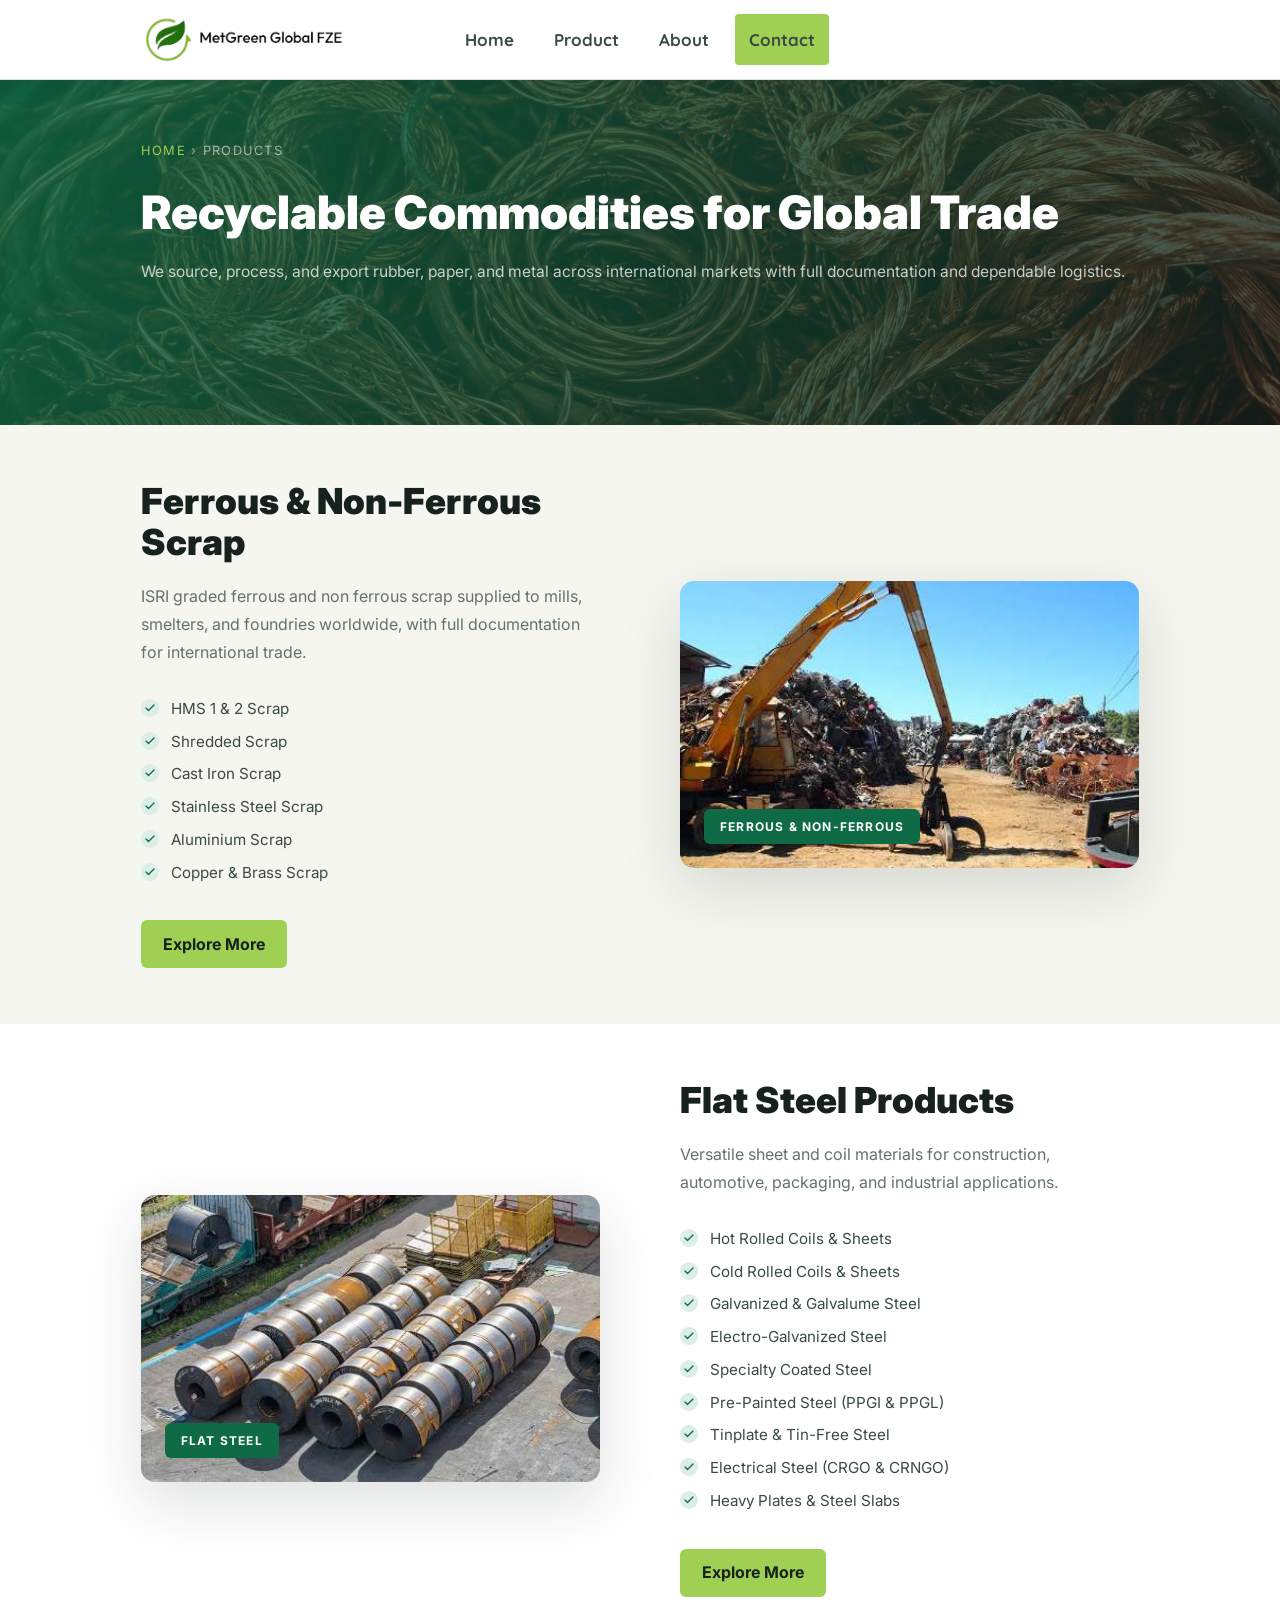
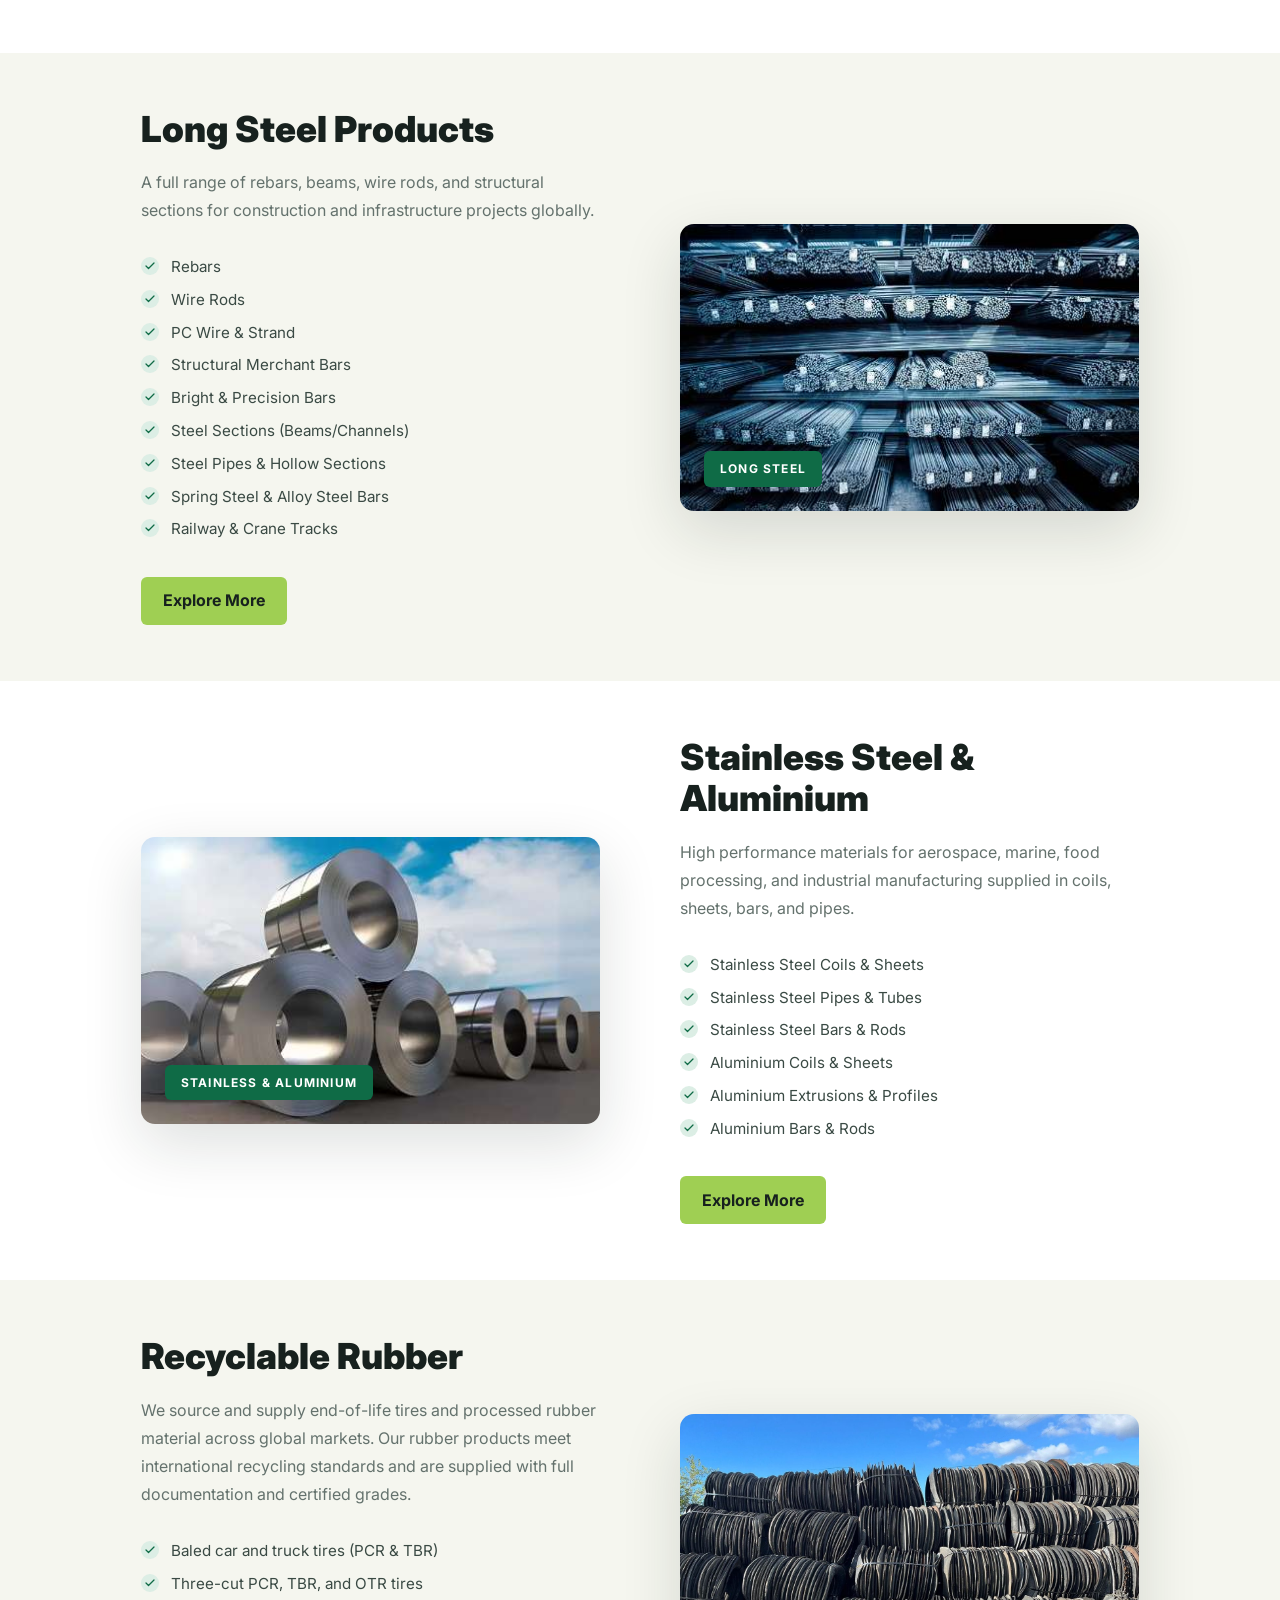
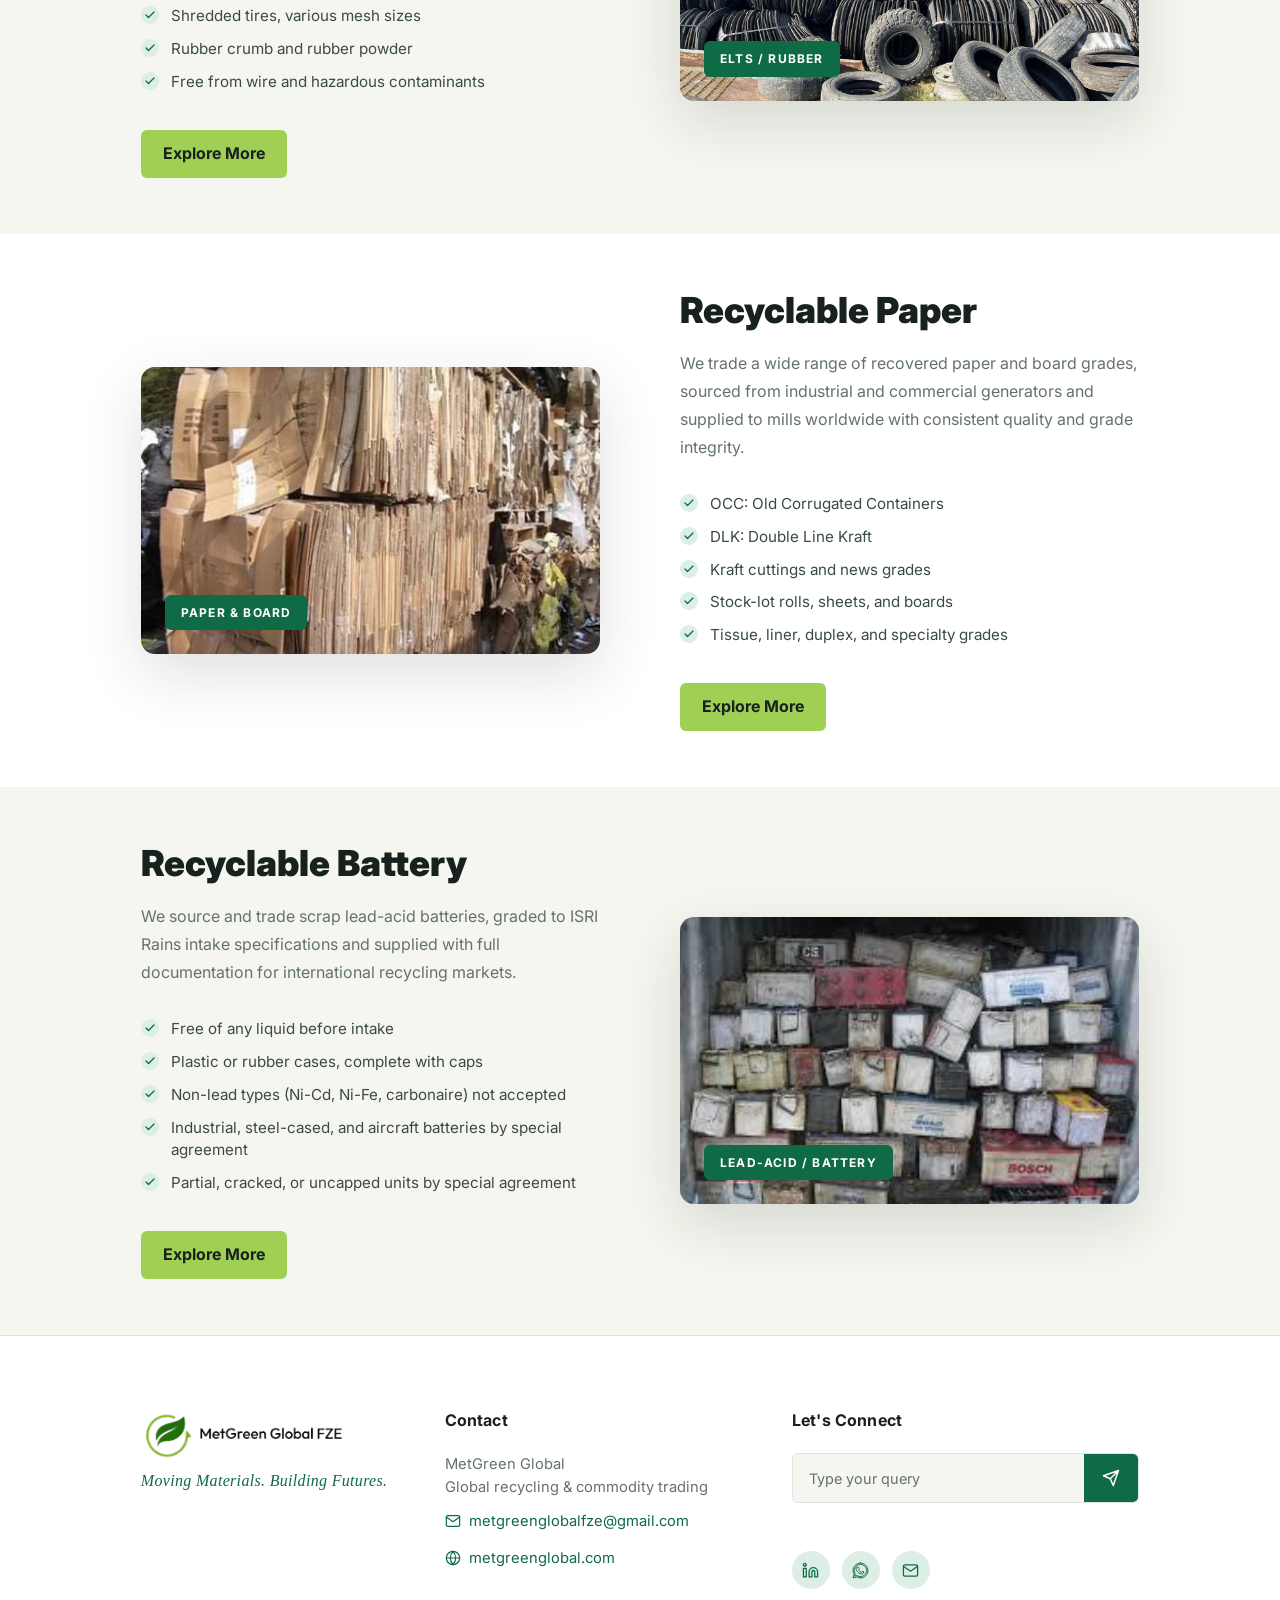
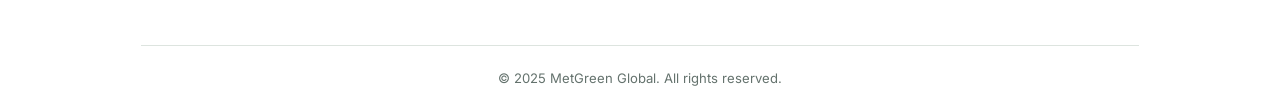
<file: product.html>
<!DOCTYPE html>
<html lang="en">
  <head>
    <meta charset="UTF-8" />
    <meta name="viewport" content="width=device-width, initial-scale=1.0" />
    <title>Products | Met Green Global</title>
    <meta name="description" content="Explore MetGreen Global's recycled commodity products: rubber, paper, and metal — traded across global markets." />
    <link rel="preconnect" href="https://fonts.googleapis.com" />
    <link rel="preconnect" href="https://fonts.gstatic.com" crossorigin />
    <link href="https://fonts.googleapis.com/css2?family=Inter:wght@400;500;600;700;800;900&display=swap" rel="stylesheet" />
    <link href="https://fonts.googleapis.com/css2?family=Quicksand:wght@500;600;700&display=swap" rel="stylesheet" />
    <link rel="stylesheet" href="styles.css" />
    <style>
      /* ── Hero ── */
      .product-hero {
        position: relative;
        background-image: url("Metals.jpg");
        background-size: cover;
        background-position: center;
        padding: 140px 11vw 100px;
        color: #fff;
      }
      .product-hero::before {
        content: "";
        position: absolute;
        inset: 0;
        background: linear-gradient(120deg, rgba(15,107,70,0.85) 0%, rgba(23,33,30,0.78) 100%);
      }
      .product-hero > * { position: relative; }
      .product-hero .breadcrumb {
        font-size: 0.8rem;
        letter-spacing: 0.1em;
        text-transform: uppercase;
        color: rgba(255,255,255,0.55);
        margin-bottom: 24px;
      }
      .product-hero .breadcrumb a { color: #9fcf53; text-decoration: none; }
      .product-hero h1 {
        font-size: clamp(2.1rem, 3.6vw, 3.2rem);
        font-weight: 900;
        line-height: 1.15;
        margin: 0 0 20px;
        max-width: 44ch;
      }
      .product-hero p {
        font-size: clamp(0.9rem, 0.72rem + 0.32vw, 1.1rem);
        color: rgba(255,255,255,0.75);
        max-width: 100%;
        margin: 0 0 40px;
        line-height: 1.7;
      }
      .product-hero-pills {
        display: flex;
        gap: 12px;
        flex-wrap: wrap;
      }
      .product-hero-pills a {
        display: inline-flex;
        align-items: center;
        gap: 8px;
        padding: 10px 20px;
        border: 1.5px solid rgba(255,255,255,0.3);
        border-radius: 99px;
        color: #fff;
        font-size: 0.88rem;
        font-weight: 600;
        text-decoration: none;
        backdrop-filter: blur(4px);
        background: rgba(255,255,255,0.08);
        transition: background 0.2s, border-color 0.2s;
      }
      .product-hero-pills a:hover {
        background: rgba(159,207,83,0.2);
        border-color: #9fcf53;
      }

      /* ── Product sections ── */
      .product-section {
        display: grid;
        grid-template-columns: 1fr 1fr;
        align-items: center;
        gap: 80px;
        padding: 56px 11vw;
        background: #fff;
      }
      .product-section.alt {
        background: #f5f6ef;
        direction: rtl;
      }
      .product-section.alt > * {
        direction: ltr;
      }
      .product-img {
        position: relative;
        border-radius: 14px;
        overflow: hidden;
        box-shadow: 0 20px 60px rgba(23,33,30,0.14);
      }
      .product-img img {
        width: 100%;
        aspect-ratio: 8 / 5;
        object-fit: cover;
        display: block;
      }
      .product-img .img-badge {
        position: absolute;
        bottom: 24px;
        left: 24px;
        background: #0f6b46;
        color: #fff;
        font-size: 0.75rem;
        font-weight: 700;
        letter-spacing: 0.1em;
        text-transform: uppercase;
        padding: 8px 16px;
        border-radius: 6px;
      }
      .product-content .kicker {
        font-size: 0.78rem;
        font-weight: 700;
        letter-spacing: 0.14em;
        text-transform: uppercase;
        color: #0f6b46;
        margin: 0 0 12px;
        display: flex;
        align-items: center;
        gap: 8px;
      }
      .product-content .kicker::before {
        content: "";
        display: inline-block;
        width: 24px;
        height: 2px;
        background: #9fcf53;
        border-radius: 2px;
      }
      .product-content h2 {
        font-size: clamp(1.8rem, 2.8vw, 2.6rem);
        font-weight: 900;
        color: #17211e;
        margin: 0 0 18px;
        line-height: 1.15;
      }
      .product-content p {
        font-size: 1rem;
        color: #64726d;
        line-height: 1.75;
        margin: 0 0 32px;
      }
      .spec-list {
        list-style: none;
        padding: 0;
        margin: 0 0 36px;
        display: flex;
        flex-direction: column;
        gap: 10px;
      }
      .spec-list li {
        display: flex;
        align-items: flex-start;
        gap: 12px;
        font-size: 0.95rem;
        color: #3a4a44;
        line-height: 1.5;
      }
      .spec-list li::before {
        content: "";
        display: inline-block;
        width: 18px;
        height: 18px;
        min-width: 18px;
        background: #dceee5;
        border-radius: 50%;
        background-image: url("data:image/svg+xml,%3Csvg xmlns='http://www.w3.org/2000/svg' viewBox='0 0 24 24' fill='none' stroke='%230f6b46' stroke-width='2.5' stroke-linecap='round' stroke-linejoin='round'%3E%3Cpolyline points='20 6 9 17 4 12'/%3E%3C/svg%3E");
        background-size: 12px;
        background-repeat: no-repeat;
        background-position: center;
        margin-top: 1px;
      }
      .product-content .btn {
        display: inline-flex;
        align-items: center;
        gap: 8px;
        text-decoration: none;
      }

      /* ── CTA strip ── */
      .product-cta {
        background: #0f6b46;
        padding: 80px 11vw;
        display: grid;
        grid-template-columns: 1fr auto;
        align-items: center;
        gap: 40px;
      }
      .product-cta h2 {
        font-size: clamp(1.6rem, 2.5vw, 2.2rem);
        font-weight: 900;
        color: #fff;
        margin: 0 0 10px;
      }
      .product-cta p {
        font-size: 1rem;
        color: rgba(255,255,255,0.75);
        margin: 0;
      }
      .product-cta .btn {
        background: #9fcf53;
        color: #17211e;
        white-space: nowrap;
        text-decoration: none;
        padding: 16px 32px;
        border-radius: 8px;
        font-weight: 700;
        font-size: 0.95rem;
        display: inline-block;
        transition: background 0.2s;
      }
      .product-cta .btn:hover { background: #b5dd6a; }

      /* ── Responsive ── */
      @media (max-width: 860px) {
        .product-section {
          grid-template-columns: 1fr;
          direction: ltr !important;
          gap: 40px;
          padding: 44px 6vw;
        }
        .product-section.alt { direction: ltr; }
        .product-hero { padding: 100px 6vw 70px; }
        .product-cta { grid-template-columns: 1fr; padding: 56px 6vw; }
      }

      /* -- Ferrous & Non-Ferrous Scrap detail -- */
      .scrap-feature {
        background: #fff;
        padding: 96px 11vw;
        border-top: 1px solid #e3e8e3;
      }
      .scrap-feature.alt-feature {
        background: #f5f6ef;
      }
      .scrap-feature .scrap-header {
        max-width: 720px;
        margin: 0 auto 52px;
        text-align: center;
      }
      .scrap-feature .scrap-header .kicker {
        font-size: 0.78rem;
        font-weight: 700;
        letter-spacing: 0.14em;
        text-transform: uppercase;
        color: #0f6b46;
        margin: 0 0 12px;
        display: flex;
        align-items: center;
        justify-content: center;
        gap: 8px;
      }
      .scrap-feature .scrap-header .kicker::before,
      .scrap-feature .scrap-header .kicker::after {
        content: "";
        display: inline-block;
        width: 24px;
        height: 2px;
        background: #9fcf53;
        border-radius: 2px;
      }
      .scrap-feature .scrap-header h2 {
        font-size: clamp(1.7rem, 2.8vw, 2.4rem);
        font-weight: 900;
        color: #17211e;
        margin: 0 0 14px;
        line-height: 1.15;
      }
      .scrap-feature .scrap-header p {
        font-size: 1rem;
        color: #64726d;
        line-height: 1.75;
        margin: 0 auto;
      }
      .scrap-grid {
        display: grid;
        grid-template-columns: repeat(3, 1fr);
        gap: 24px;
        max-width: 1180px;
        margin: 0 auto;
      }
      .scrap-card {
        background: #fff;
        border-radius: 12px;
        border: 1.5px solid #dde4df;
        padding: 28px 24px;
        transition: box-shadow 0.2s, border-color 0.2s;
      }
      .scrap-card:hover {
        box-shadow: 0 8px 32px rgba(15,107,70,0.1);
        border-color: #9fcf53;
      }
      .scrap-card .card-img {
        width: 100%;
        height: 180px;
        object-fit: cover;
        border-radius: 8px;
        margin-bottom: 16px;
        display: block;
      }
      .scrap-card h3 {
        font-size: 1rem;
        font-weight: 800;
        color: #17211e;
        margin: 0 0 10px;
      }
      .scrap-card .grade-tag {
        display: inline-block;
        font-size: 0.72rem;
        font-weight: 700;
        letter-spacing: 0.08em;
        color: #0f6b46;
        background: #dceee5;
        border-radius: 4px;
        padding: 3px 8px;
        margin-bottom: 12px;
      }
      .scrap-card ul {
        list-style: none;
        padding: 0;
        margin: 0;
        display: flex;
        flex-direction: column;
        gap: 6px;
      }
      .scrap-card ul li {
        font-size: 0.88rem;
        color: #3a4a44;
        padding-left: 16px;
        position: relative;
        line-height: 1.5;
      }
      .scrap-card ul li::before {
        content: "\203a";
        position: absolute;
        left: 0;
        color: #9fcf53;
        font-weight: 700;
      }
      @media (max-width: 900px) {
        .scrap-grid { grid-template-columns: repeat(2, 1fr); }
        .scrap-feature { padding: 64px 6vw; }
      }
      @media (max-width: 600px) {
        .scrap-grid { grid-template-columns: 1fr; }
      }
    </style>
  </head>
  <body>

    <!-- Page transition loader -->
    <div id="page-loader" aria-hidden="true">
      <div class="loader-logo">
        <img src="logo-icon-transparent.png" alt="MetGreen Global logo" />
        <div class="loader-wordmark">
          <strong>MetGreen</strong>
          <small>Global</small>
        </div>
      </div>
      <div class="loader-bar"></div>
    </div>

    <header class="topbar">
      <a class="logo" href="index.html" aria-label="Met Green Global home">
        <img class="logo-mark" src="metgreen-logo-footer.png" alt="Met Green Global FZE" />
      </a>

      <button class="menu-toggle" type="button" aria-expanded="false" aria-controls="primary-nav">
        <span></span><span></span><span></span>
      </button>

      <nav class="primary-nav" id="primary-nav" aria-label="Primary navigation">
        <a href="index.html">Home</a>
        <a href="product.html" class="active-page">Product</a>
        <a href="about.html">About</a>
        <a class="nav-contact" href="contact.html">Contact</a>
      </nav>
    </header>

    <main>

      <!-- Hero -->
      <section class="product-hero">
        <p class="breadcrumb"><a href="index.html">Home</a> &rsaquo; Products</p>
        <h1>Recyclable Commodities for Global Trade</h1>
        <p>We source, process, and export rubber, paper, and metal across international markets with full documentation and dependable logistics.</p>
      </section>

      <!-- Ferrous & Non-Ferrous Scrap detail -->
      <section class="product-section alt" id="ferrous-non-ferrous-scrap">
        <div class="product-img">
          <img
            src="metal-hms-scrap.jpg"
            alt="Ferrous and non-ferrous scrap ready for export"
          />
          <span class="img-badge">Ferrous &amp; Non-Ferrous</span>
        </div>
        <div class="product-content">
          <h2>Ferrous &amp; Non-Ferrous Scrap</h2>
          <p>
            ISRI graded ferrous and non ferrous scrap supplied to mills, smelters, and foundries worldwide, with full documentation for international trade.
          </p>
          <ul class="spec-list">
            <li>HMS 1 &amp; 2 Scrap</li>
            <li>Shredded Scrap</li>
            <li>Cast Iron Scrap</li>
            <li>Stainless Steel Scrap</li>
            <li>Aluminium Scrap</li>
            <li>Copper &amp; Brass Scrap</li>
          </ul>
          <a class="btn dark" href="scrap.html">Explore More</a>
        </div>
      </section>

      <!-- Flat Steel Products detail -->
      <section class="product-section" id="flat-steel-products">
        <div class="product-img">
          <img
            src="metal-hot-rolled-coils.jpg"
            alt="Flat steel coils at industrial processing facility"
          />
          <span class="img-badge">Flat Steel</span>
        </div>
        <div class="product-content">
          <h2>Flat Steel Products</h2>
          <p>
            Versatile sheet and coil materials for construction, automotive, packaging, and industrial applications.
          </p>
          <ul class="spec-list">
            <li>Hot Rolled Coils &amp; Sheets</li>
            <li>Cold Rolled Coils &amp; Sheets</li>
            <li>Galvanized &amp; Galvalume Steel</li>
            <li>Electro-Galvanized Steel</li>
            <li>Specialty Coated Steel</li>
            <li>Pre-Painted Steel (PPGI &amp; PPGL)</li>
            <li>Tinplate &amp; Tin-Free Steel</li>
            <li>Electrical Steel (CRGO &amp; CRNGO)</li>
            <li>Heavy Plates &amp; Steel Slabs</li>
          </ul>
          <a class="btn dark" href="flat-steel.html">Explore More</a>
        </div>
      </section>

      <!-- Long Steel Products detail -->
      <section class="product-section alt" id="long-steel-products">
        <div class="product-img">
          <img
            src="metal-rebars.jpg"
            alt="Long steel rebars and structural sections"
          />
          <span class="img-badge">Long Steel</span>
        </div>
        <div class="product-content">
          <h2>Long Steel Products</h2>
          <p>
            A full range of rebars, beams, wire rods, and structural sections for construction and infrastructure projects globally.
          </p>
          <ul class="spec-list">
            <li>Rebars</li>
            <li>Wire Rods</li>
            <li>PC Wire &amp; Strand</li>
            <li>Structural Merchant Bars</li>
            <li>Bright &amp; Precision Bars</li>
            <li>Steel Sections (Beams/Channels)</li>
            <li>Steel Pipes &amp; Hollow Sections</li>
            <li>Spring Steel &amp; Alloy Steel Bars</li>
            <li>Railway &amp; Crane Tracks</li>
          </ul>
          <a class="btn dark" href="long-steel.html">Explore More</a>
        </div>
      </section>

      <!-- Stainless Steel & Aluminium detail -->
      <section class="product-section" id="stainless-aluminium-products">
        <div class="product-img">
          <img
            src="metal-stainless-coils.jpg"
            alt="Stainless steel and aluminium coils"
          />
          <span class="img-badge">Stainless &amp; Aluminium</span>
        </div>
        <div class="product-content">
          <h2>Stainless Steel &amp; Aluminium</h2>
          <p>
            High performance materials for aerospace, marine, food processing, and industrial manufacturing supplied in coils, sheets, bars, and pipes.
          </p>
          <ul class="spec-list">
            <li>Stainless Steel Coils &amp; Sheets</li>
            <li>Stainless Steel Pipes &amp; Tubes</li>
            <li>Stainless Steel Bars &amp; Rods</li>
            <li>Aluminium Coils &amp; Sheets</li>
            <li>Aluminium Extrusions &amp; Profiles</li>
            <li>Aluminium Bars &amp; Rods</li>
          </ul>
          <a class="btn dark" href="stainless-aluminium.html">Explore More</a>
        </div>
      </section>

      <!-- Product 2: Rubber -->
      <section class="product-section alt" id="rubber">
        <div class="product-img">
          <img
            src="rubber-tires-stacked.jpg"
            alt="Stacked baled end-of-life tires ready for recycling"
          />
          <span class="img-badge">ELTs / Rubber</span>
        </div>
        <div class="product-content">
          <h2>Recyclable Rubber</h2>
          <p>
            We source and supply end-of-life tires and processed rubber material across global markets. Our rubber products meet international recycling standards and are supplied with full documentation and certified grades.
          </p>
          <ul class="spec-list">
            <li>Baled car and truck tires (PCR &amp; TBR)</li>
            <li>Three-cut PCR, TBR, and OTR tires</li>
            <li>Shredded tires, various mesh sizes</li>
            <li>Rubber crumb and rubber powder</li>
            <li>Free from wire and hazardous contaminants</li>
          </ul>
          <a class="btn dark" href="rubber.html">Explore More</a>
        </div>
      </section>

      <!-- Product 3: Paper -->
      <section class="product-section" id="paper">
        <div class="product-img">
          <img
            src="paper-cardboard-bales-stacked.jpg"
            alt="Compressed paper and cardboard bales stacked at recycling facility"
          />
          <span class="img-badge">Paper &amp; Board</span>
        </div>
        <div class="product-content">
          <h2>Recyclable Paper</h2>
          <p>
            We trade a wide range of recovered paper and board grades, sourced from industrial and commercial generators and supplied to mills worldwide with consistent quality and grade integrity.
          </p>
          <ul class="spec-list">
            <li>OCC: Old Corrugated Containers</li>
            <li>DLK: Double Line Kraft</li>
            <li>Kraft cuttings and news grades</li>
            <li>Stock-lot rolls, sheets, and boards</li>
            <li>Tissue, liner, duplex, and specialty grades</li>
          </ul>
          <a class="btn dark" href="paper.html">Explore More</a>
        </div>
      </section>

      <!-- Product 4: Battery -->
      <section class="product-section alt" id="battery">
        <div class="product-img">
          <img
            src="battery-lead-acid.jpg"
            alt="Container filled with scrap lead-acid batteries ready for export"
          />
          <span class="img-badge">Lead-Acid / Battery</span>
        </div>
        <div class="product-content">
          <h2>Recyclable Battery</h2>
          <p>
            We source and trade scrap lead-acid batteries, graded to ISRI Rains intake specifications and supplied with full documentation for international recycling markets.
          </p>
          <ul class="spec-list">
            <li>Free of any liquid before intake</li>
            <li>Plastic or rubber cases, complete with caps</li>
            <li>Non-lead types (Ni-Cd, Ni-Fe, carbonaire) not accepted</li>
            <li>Industrial, steel-cased, and aircraft batteries by special agreement</li>
            <li>Partial, cracked, or uncapped units by special agreement</li>
          </ul>
          <a class="btn dark" href="battery.html">Explore More</a>
        </div>
      </section>


    </main>

    <!-- Footer -->
    <footer class="footer">
      <div class="footer-main">
        <div class="footer-brand">
          <a class="logo" href="index.html" aria-label="Met Green Global home">
            <img class="logo-mark" src="metgreen-logo-footer.png" alt="Met Green Global FZE" />
          </a>
          <p class="footer-tagline">Moving Materials. Building Futures.</p>
        </div>

        <div class="footer-col">
          <h4>Contact</h4>
          <ul class="footer-contact-list">
            <li>MetGreen Global<br/>Global recycling &amp; commodity trading</li>
            <li>
              <a href="https://mail.google.com/mail/?view=cm&amp;fs=1&amp;to=metgreenglobalfze@gmail.com" target="_blank" rel="noopener noreferrer">
                <svg viewBox="0 0 24 24"><path d="M4 4h16c1.1 0 2 .9 2 2v12c0 1.1-.9 2-2 2H4c-1.1 0-2-.9-2-2V6c0-1.1.9-2 2-2z"/><path d="M22 6l-10 7L2 6"/></svg>
                metgreenglobalfze@gmail.com
              </a>
            </li>
            <li>
              <a href="https://metgreenglobal.com" target="_blank" rel="noopener noreferrer">
                <svg viewBox="0 0 24 24"><circle cx="12" cy="12" r="10"/><path d="M2 12h20M12 2a15.3 15.3 0 0 1 4 10 15.3 15.3 0 0 1-4 10 15.3 15.3 0 0 1-4-10 15.3 15.3 0 0 1 4-10z"/></svg>
                metgreenglobal.com
              </a>
            </li>
          </ul>
        </div>

        <div class="footer-col">
          <h4>Let's Connect</h4>
          <form class="footer-newsletter-form" onsubmit="return false;">
            <input type="text" placeholder="Type your query" aria-label="Your query" />
            <button type="submit" aria-label="Send query">
              <svg viewBox="0 0 24 24"><path d="M22 2L11 13M22 2l-7 20-4-9-9-4 20-7z"/></svg>
            </button>
          </form>
          <div class="footer-socials">
            <a href="#" aria-label="LinkedIn">
              <svg viewBox="0 0 24 24"><path d="M16 8a6 6 0 0 1 6 6v7h-4v-7a2 2 0 0 0-2-2 2 2 0 0 0-2 2v7h-4v-7a6 6 0 0 1 6-6z"/><rect x="2" y="9" width="4" height="12"/><circle cx="4" cy="4" r="2"/></svg>
            </a>
            <a href="https://wa.me/971554835509" target="_blank" rel="noopener noreferrer" aria-label="WhatsApp">
              <svg viewBox="0 0 32 32" fill="currentColor"><path d="M16 2C8.28 2 2 8.28 2 16c0 2.46.67 4.88 1.95 7.02L2 30l7.18-1.88A13.94 13.94 0 0 0 16 30c7.72 0 14-6.28 14-14S23.72 2 16 2zm0 25.5c-2.2 0-4.35-.6-6.22-1.72l-.45-.27-4.26 1.12 1.13-4.14-.3-.47A11.44 11.44 0 0 1 4.5 16C4.5 9.6 9.6 4.5 16 4.5S27.5 9.6 27.5 16 22.4 27.5 16 27.5zm6.27-8.55c-.34-.17-2.03-1-2.35-1.12-.32-.11-.55-.17-.78.17-.23.34-.9 1.12-1.1 1.35-.2.23-.4.26-.74.09-.34-.17-1.44-.53-2.74-1.69-1.01-.9-1.7-2.01-1.9-2.35-.2-.34-.02-.52.15-.69.15-.15.34-.4.51-.6.17-.2.23-.34.34-.57.11-.23.06-.43-.03-.6-.09-.17-.78-1.88-1.07-2.57-.28-.67-.57-.58-.78-.59H9.8c-.23 0-.6.09-.91.43-.31.34-1.2 1.17-1.2 2.86s1.23 3.32 1.4 3.55c.17.23 2.42 3.7 5.87 5.19.82.35 1.46.56 1.96.72.82.26 1.57.22 2.16.13.66-.1 2.03-.83 2.32-1.63.29-.8.29-1.49.2-1.63-.08-.14-.31-.23-.65-.4z"/></svg>
            </a>
            <a href="https://mail.google.com/mail/?view=cm&amp;fs=1&amp;to=metgreenglobalfze@gmail.com" target="_blank" rel="noopener noreferrer" aria-label="Email">
              <svg viewBox="0 0 24 24"><path d="M4 4h16c1.1 0 2 .9 2 2v12c0 1.1-.9 2-2 2H4c-1.1 0-2-.9-2-2V6c0-1.1.9-2 2-2z"/><path d="M22 6l-10 7L2 6"/></svg>
            </a>
          </div>
        </div>
      </div>
      <div class="footer-bottom">
        &copy; 2025 MetGreen Global. All rights reserved.
      </div>
    </footer>

    <script src="script.js"></script>
  </body>
</html>
</file>
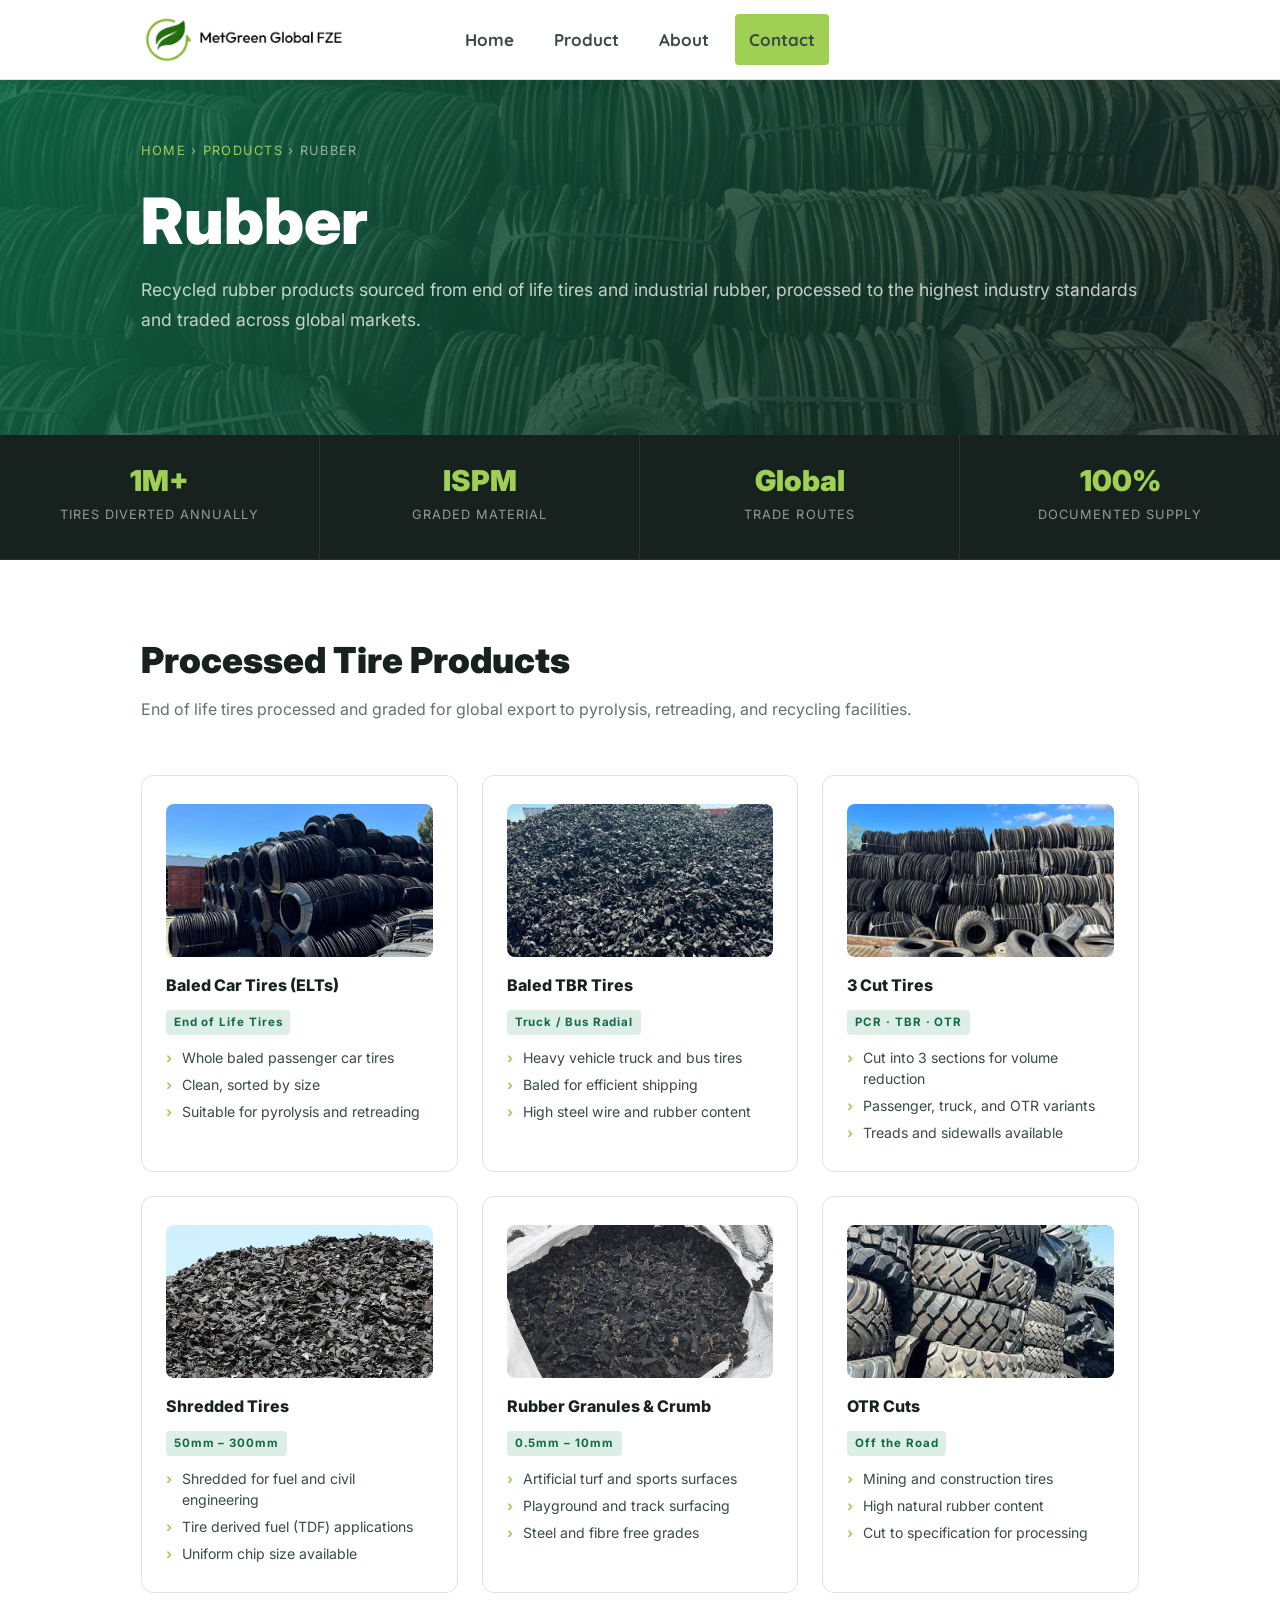
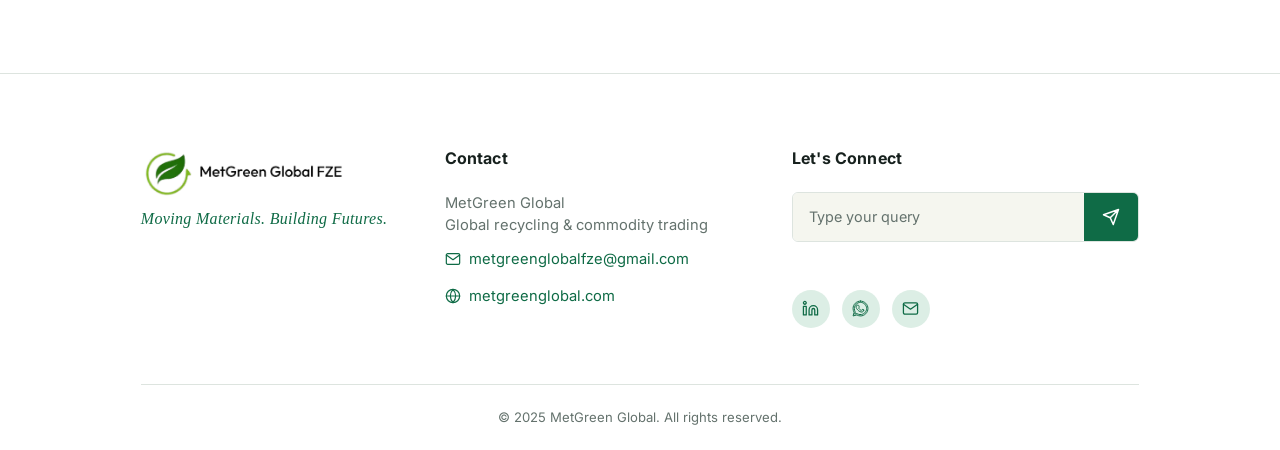
<file: rubber.html>
<!DOCTYPE html>
<html lang="en">
  <head>
    <meta charset="UTF-8" />
    <meta name="viewport" content="width=device-width, initial-scale=1.0" />
    <title>Rubber | Met Green Global</title>
    <meta name="description" content="MetGreen Global rubber products — end-of-life tires, shredded rubber, granules, crumb, and OTR cuts for global trade." />
    <link rel="preconnect" href="https://fonts.googleapis.com" />
    <link rel="preconnect" href="https://fonts.gstatic.com" crossorigin />
    <link href="https://fonts.googleapis.com/css2?family=Inter:wght@400;500;600;700;800;900&display=swap" rel="stylesheet" />
    <link href="https://fonts.googleapis.com/css2?family=Quicksand:wght@500;600;700&display=swap" rel="stylesheet" />
    <link rel="stylesheet" href="styles.css" />
    <style>
      /* ── Hero ── */
      .metal-hero {
        position: relative;
        background-image: url("tires-pile.jpg");
        background-size: cover;
        background-position: center;
        padding: 140px 11vw 100px;
        color: #fff;
      }
      .metal-hero::before {
        content: "";
        position: absolute;
        inset: 0;
        background: linear-gradient(120deg, rgba(15,107,70,0.87) 0%, rgba(23,33,30,0.80) 100%);
      }
      .metal-hero > * { position: relative; }
      .metal-hero .breadcrumb {
        font-size: 0.8rem;
        letter-spacing: 0.1em;
        text-transform: uppercase;
        color: rgba(255,255,255,0.55);
        margin-bottom: 24px;
      }
      .metal-hero .breadcrumb a { color: #9fcf53; text-decoration: none; }
      .metal-hero h1 {
        font-size: clamp(2.4rem, 5vw, 4rem);
        font-weight: 900;
        line-height: 1.08;
        margin: 0 0 20px;
        max-width: 660px;
      }
      .metal-hero p {
        font-size: 1.1rem;
        color: rgba(255,255,255,0.75);
        max-width: 100%;
        margin: 0;
        line-height: 1.7;
        white-space: nowrap;
      }

      /* ── Stats bar ── */
      .metal-stats {
        background: #17211e;
        display: grid;
        grid-template-columns: repeat(4, 1fr);
        border-bottom: 1px solid rgba(255,255,255,0.06);
      }
      .metal-stat {
        padding: 32px 28px;
        border-right: 1px solid rgba(255,255,255,0.08);
        text-align: center;
      }
      .metal-stat:last-child { border-right: none; }
      .metal-stat strong {
        display: block;
        font-size: 1.8rem;
        font-weight: 900;
        color: #9fcf53;
        line-height: 1;
        margin-bottom: 6px;
      }
      .metal-stat span {
        font-size: 0.8rem;
        color: rgba(255,255,255,0.55);
        text-transform: uppercase;
        letter-spacing: 0.08em;
      }

      /* ── Section base ── */
      .metal-section {
        padding: 80px 11vw;
      }
      .metal-section:nth-child(odd) { background: #fff; }
      .metal-section:nth-child(even) { background: #f5f6ef; }

      .section-header {
        margin-bottom: 52px;
      }
      .section-header h2 {
        font-size: clamp(1.7rem, 2.8vw, 2.4rem);
        font-weight: 900;
        color: #17211e;
        margin: 0 0 14px;
        line-height: 1.15;
      }
      .section-header p {
        font-size: 1rem;
        color: #64726d;
        line-height: 1.75;
        max-width: 100%;
        margin: 0;
        white-space: nowrap;
      }
      @media (max-width: 1400px) {
        .section-header p { white-space: normal; max-width: 100%; }
      }

      /* ── Product grid ── */
      .product-grid {
        display: grid;
        grid-template-columns: repeat(3, 1fr);
        gap: 24px;
      }
      .product-card {
        background: #fff;
        border-radius: 12px;
        border: 1.5px solid #dde4df;
        padding: 28px 24px;
        transition: box-shadow 0.2s, border-color 0.2s;
      }
      .metal-section:nth-child(even) .product-card { background: #fff; }
      .product-card:hover {
        box-shadow: 0 8px 32px rgba(15,107,70,0.1);
        border-color: #9fcf53;
      }
      .card-img {
        width: 100%;
        aspect-ratio: 7 / 4;
        object-fit: cover;
        border-radius: 8px;
        margin-bottom: 16px;
        display: block;
      }
      .product-card h3 {
        font-size: 1rem;
        font-weight: 800;
        color: #17211e;
        margin: 0 0 10px;
      }
      .product-card .grade-tag {
        display: inline-block;
        font-size: 0.72rem;
        font-weight: 700;
        letter-spacing: 0.08em;
        color: #0f6b46;
        background: #dceee5;
        border-radius: 4px;
        padding: 3px 8px;
        margin-bottom: 12px;
      }
      .product-card ul {
        list-style: none;
        padding: 0;
        margin: 0;
        display: flex;
        flex-direction: column;
        gap: 6px;
      }
      .product-card ul li {
        font-size: 0.88rem;
        color: #3a4a44;
        padding-left: 16px;
        position: relative;
        line-height: 1.5;
      }
      .product-card ul li::before {
        content: "›";
        position: absolute;
        left: 0;
        color: #9fcf53;
        font-weight: 700;
      }

      /* ── Responsive ── */
      @media (max-width: 1400px) {
        .metal-hero p { white-space: normal; }
      }
      @media (max-width: 900px) {
        .metal-stats { grid-template-columns: repeat(2, 1fr); }
        .product-grid { grid-template-columns: repeat(2, 1fr); }
        .metal-section { padding: 56px 6vw; }
        .metal-hero { padding: 100px 6vw 70px; }
      }
      @media (max-width: 600px) {
        .product-grid { grid-template-columns: 1fr; }
        .metal-stats { grid-template-columns: repeat(2, 1fr); }
      }
    </style>
  </head>
  <body>

    <!-- Page transition loader -->
    <div id="page-loader" aria-hidden="true">
      <div class="loader-logo">
        <img src="logo-icon-transparent.png" alt="MetGreen Global logo" />
        <div class="loader-wordmark">
          <strong>MetGreen</strong>
          <small>Global</small>
        </div>
      </div>
      <div class="loader-bar-track"><div class="loader-bar-fill"></div></div>
    </div>

    <header class="topbar">
      <a class="logo" href="index.html" aria-label="Met Green Global home">
        <img class="logo-mark" src="metgreen-logo-footer.png" alt="Met Green Global FZE" />
      </a>
      <button class="menu-toggle" type="button" aria-expanded="false" aria-controls="primary-nav">
        <span></span><span></span><span></span>
      </button>
      <nav class="primary-nav" id="primary-nav" aria-label="Primary navigation">
        <a href="index.html">Home</a>
        <a href="product.html" class="active-page">Product</a>
        <a href="about.html">About</a>
        <a class="nav-contact" href="contact.html">Contact</a>
      </nav>
    </header>

    <main>

      <!-- Hero -->
      <section class="metal-hero">
        <p class="breadcrumb">
          <a href="index.html">Home</a> &rsaquo;
          <a href="product.html">Products</a> &rsaquo;
          Rubber
        </p>
        <h1>Rubber</h1>
        <p>Recycled rubber products sourced from end of life tires and industrial rubber, processed to the highest industry standards and traded across global markets.</p>
      </section>

      <!-- Stats -->
      <div class="metal-stats">
        <div class="metal-stat">
          <strong>1M+</strong>
          <span>Tires Diverted Annually</span>
        </div>
        <div class="metal-stat">
          <strong>ISPM</strong>
          <span>Graded Material</span>
        </div>
        <div class="metal-stat">
          <strong>Global</strong>
          <span>Trade Routes</span>
        </div>
        <div class="metal-stat">
          <strong>100%</strong>
          <span>Documented Supply</span>
        </div>
      </div>

      <!-- Section: Processed Tire Products -->
      <section class="metal-section" id="tire-products">
        <div class="section-header">
          <h2>Processed Tire Products</h2>
          <p>End of life tires processed and graded for global export to pyrolysis, retreading, and recycling facilities.</p>
        </div>
        <div class="product-grid">
          <div class="product-card">
            <img src="rubber-baled-car-tires.jpg" alt="Baled Car Tires" class="card-img" />
            <h3>Baled Car Tires (ELTs)</h3>
            <span class="grade-tag">End of Life Tires</span>
            <ul>
              <li>Whole baled passenger car tires</li>
              <li>Clean, sorted by size</li>
              <li>Suitable for pyrolysis and retreading</li>
            </ul>
          </div>
          <div class="product-card">
            <img src="rubber-baled-tbr-tires.jpg" alt="Baled TBR Tires" class="card-img" />
            <h3>Baled TBR Tires</h3>
            <span class="grade-tag">Truck / Bus Radial</span>
            <ul>
              <li>Heavy vehicle truck and bus tires</li>
              <li>Baled for efficient shipping</li>
              <li>High steel wire and rubber content</li>
            </ul>
          </div>
          <div class="product-card">
            <img src="tires-pile.jpg" alt="3 Cut Tires" class="card-img" />
            <h3>3 Cut Tires</h3>
            <span class="grade-tag">PCR · TBR · OTR</span>
            <ul>
              <li>Cut into 3 sections for volume reduction</li>
              <li>Passenger, truck, and OTR variants</li>
              <li>Treads and sidewalls available</li>
            </ul>
          </div>
          <div class="product-card">
            <img src="rubber-shredded.jpg" alt="Shredded Tires" class="card-img" />
            <h3>Shredded Tires</h3>
            <span class="grade-tag">50mm – 300mm</span>
            <ul>
              <li>Shredded for fuel and civil engineering</li>
              <li>Tire derived fuel (TDF) applications</li>
              <li>Uniform chip size available</li>
            </ul>
          </div>
          <div class="product-card">
            <img src="rubber-granules.jpg" alt="Rubber Granules and Crumb" class="card-img" />
            <h3>Rubber Granules &amp; Crumb</h3>
            <span class="grade-tag">0.5mm – 10mm</span>
            <ul>
              <li>Artificial turf and sports surfaces</li>
              <li>Playground and track surfacing</li>
              <li>Steel and fibre free grades</li>
            </ul>
          </div>
          <div class="product-card">
            <img src="rubber-otr-cuts.jpg" alt="OTR Cuts" class="card-img" />
            <h3>OTR Cuts</h3>
            <span class="grade-tag">Off the Road</span>
            <ul>
              <li>Mining and construction tires</li>
              <li>High natural rubber content</li>
              <li>Cut to specification for processing</li>
            </ul>
          </div>
        </div>
      </section>

    </main>

    <!-- Footer -->
    <footer class="footer">
      <div class="footer-main">
        <div class="footer-brand">
          <a class="logo" href="index.html" aria-label="Met Green Global home">
            <img class="logo-mark" src="metgreen-logo-footer.png" alt="Met Green Global FZE" />
          </a>
          <p class="footer-tagline">Moving Materials. Building Futures.</p>
        </div>
        <div class="footer-col">
          <h4>Contact</h4>
          <ul class="footer-contact-list">
            <li>MetGreen Global<br/>Global recycling &amp; commodity trading</li>
            <li>
              <a href="https://mail.google.com/mail/?view=cm&amp;fs=1&amp;to=metgreenglobalfze@gmail.com" target="_blank" rel="noopener noreferrer">
                <svg viewBox="0 0 24 24"><path d="M4 4h16c1.1 0 2 .9 2 2v12c0 1.1-.9 2-2 2H4c-1.1 0-2-.9-2-2V6c0-1.1.9-2 2-2z"/><path d="M22 6l-10 7L2 6"/></svg>
                metgreenglobalfze@gmail.com
              </a>
            </li>
            <li>
              <a href="https://metgreenglobal.com" target="_blank" rel="noopener noreferrer">
                <svg viewBox="0 0 24 24"><circle cx="12" cy="12" r="10"/><path d="M2 12h20M12 2a15.3 15.3 0 0 1 4 10 15.3 15.3 0 0 1-4 10 15.3 15.3 0 0 1-4-10 15.3 15.3 0 0 1 4-10z"/></svg>
                metgreenglobal.com
              </a>
            </li>
          </ul>
        </div>
        <div class="footer-col">
          <h4>Let's Connect</h4>
          <form class="footer-newsletter-form" onsubmit="return false;">
            <input type="text" placeholder="Type your query" aria-label="Your query" />
            <button type="submit" aria-label="Send query">
              <svg viewBox="0 0 24 24"><path d="M22 2L11 13M22 2l-7 20-4-9-9-4 20-7z"/></svg>
            </button>
          </form>
          <div class="footer-socials">
            <a href="#" aria-label="LinkedIn">
              <svg viewBox="0 0 24 24"><path d="M16 8a6 6 0 0 1 6 6v7h-4v-7a2 2 0 0 0-2-2 2 2 0 0 0-2 2v7h-4v-7a6 6 0 0 1 6-6z"/><rect x="2" y="9" width="4" height="12"/><circle cx="4" cy="4" r="2"/></svg>
            </a>
            <a href="https://wa.me/971554835509" target="_blank" rel="noopener noreferrer" aria-label="WhatsApp">
              <svg viewBox="0 0 32 32" fill="currentColor"><path d="M16 2C8.28 2 2 8.28 2 16c0 2.46.67 4.88 1.95 7.02L2 30l7.18-1.88A13.94 13.94 0 0 0 16 30c7.72 0 14-6.28 14-14S23.72 2 16 2zm0 25.5c-2.2 0-4.35-.6-6.22-1.72l-.45-.27-4.26 1.12 1.13-4.14-.3-.47A11.44 11.44 0 0 1 4.5 16C4.5 9.6 9.6 4.5 16 4.5S27.5 9.6 27.5 16 22.4 27.5 16 27.5zm6.27-8.55c-.34-.17-2.03-1-2.35-1.12-.32-.11-.55-.17-.78.17-.23.34-.9 1.12-1.1 1.35-.2.23-.4.26-.74.09-.34-.17-1.44-.53-2.74-1.69-1.01-.9-1.7-2.01-1.9-2.35-.2-.34-.02-.52.15-.69.15-.15.34-.4.51-.6.17-.2.23-.34.34-.57.11-.23.06-.43-.03-.6-.09-.17-.78-1.88-1.07-2.57-.28-.67-.57-.58-.78-.59H9.8c-.23 0-.6.09-.91.43-.31.34-1.2 1.17-1.2 2.86s1.23 3.32 1.4 3.55c.17.23 2.42 3.7 5.87 5.19.82.35 1.46.56 1.96.72.82.26 1.57.22 2.16.13.66-.1 2.03-.83 2.32-1.63.29-.8.29-1.49.2-1.63-.08-.14-.31-.23-.65-.4z"/></svg>
            </a>
            <a href="https://mail.google.com/mail/?view=cm&amp;fs=1&amp;to=metgreenglobalfze@gmail.com" target="_blank" rel="noopener noreferrer" aria-label="Email">
              <svg viewBox="0 0 24 24"><path d="M4 4h16c1.1 0 2 .9 2 2v12c0 1.1-.9 2-2 2H4c-1.1 0-2-.9-2-2V6c0-1.1.9-2 2-2z"/><path d="M22 6l-10 7L2 6"/></svg>
            </a>
          </div>
        </div>
      </div>
      <div class="footer-bottom">
        &copy; 2025 MetGreen Global. All rights reserved.
      </div>
    </footer>

    <script src="script.js"></script>
    <script>
      document.querySelectorAll(".card-img").forEach(function(img) {
        img.onerror = function() {
          this.onerror = null;
          this.src = "[data-uri]";
          this.style.background = "linear-gradient(135deg, #dceee5 0%, #b5dd6a 100%)";
        };
      });
    </script>
  </body>
</html>
</file>
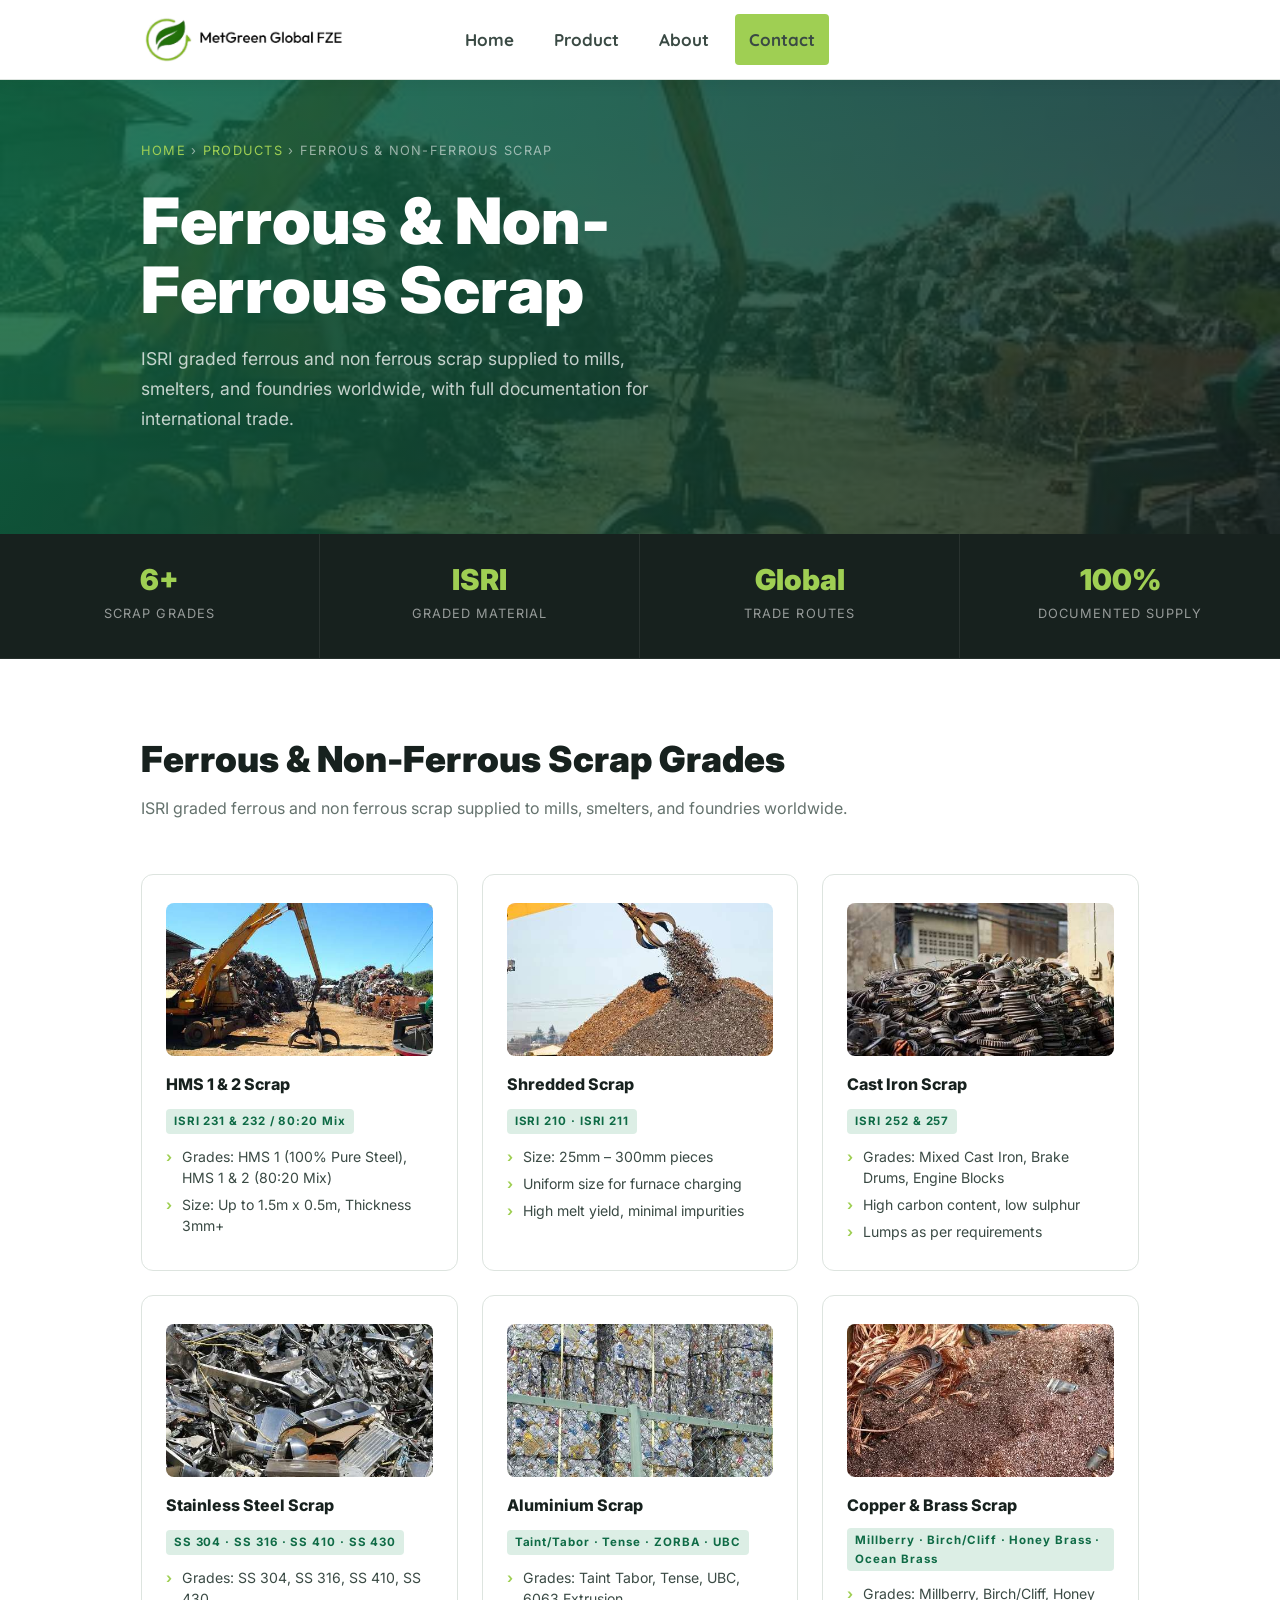
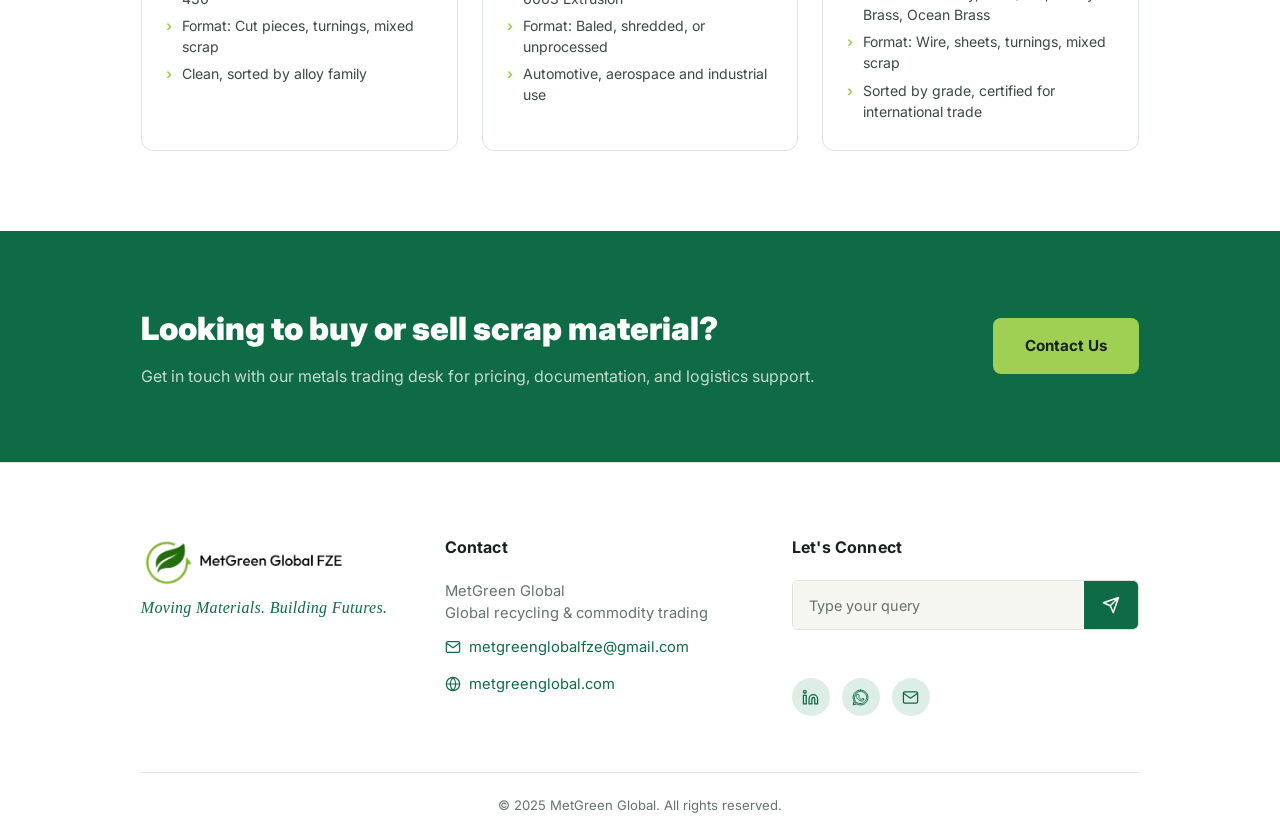
<file: scrap.html>
<!DOCTYPE html>
<html lang="en">
  <head>
    <meta charset="UTF-8" />
    <meta name="viewport" content="width=device-width, initial-scale=1.0" />
    <title>Ferrous & Non-Ferrous Scrap | Met Green Global</title>
    <meta name="description" content="MetGreen Global ferrous and non-ferrous scrap — HMS 1&2, shredded scrap, cast iron, stainless, aluminium and copper/brass scrap traded to mills, smelters and foundries worldwide." />
    <link rel="preconnect" href="https://fonts.googleapis.com" />
    <link rel="preconnect" href="https://fonts.gstatic.com" crossorigin />
    <link href="https://fonts.googleapis.com/css2?family=Inter:wght@400;500;600;700;800;900&display=swap" rel="stylesheet" />
    <link href="https://fonts.googleapis.com/css2?family=Quicksand:wght@500;600;700&display=swap" rel="stylesheet" />
    <link rel="stylesheet" href="styles.css" />
    <style>
      .metal-hero {
        position: relative;
        background-image: url("metal-hms-scrap.jpg");
        background-size: cover;
        background-position: center;
        padding: 140px 11vw 100px;
        color: #fff;
      }
      .metal-hero::before {
        content: "";
        position: absolute;
        inset: 0;
        background: linear-gradient(120deg, rgba(15,107,70,0.87) 0%, rgba(23,33,30,0.80) 100%);
      }
      .metal-hero > * { position: relative; }
      .metal-hero .breadcrumb {
        font-size: 0.8rem;
        letter-spacing: 0.1em;
        text-transform: uppercase;
        color: rgba(255,255,255,0.55);
        margin-bottom: 24px;
      }
      .metal-hero .breadcrumb a { color: #9fcf53; text-decoration: none; }
      .metal-hero h1 {
        font-size: clamp(2.4rem, 5vw, 4rem);
        font-weight: 900;
        line-height: 1.08;
        margin: 0 0 20px;
        max-width: 660px;
      }
      .metal-hero p {
        font-size: 1.1rem;
        color: rgba(255,255,255,0.75);
        max-width: 520px;
        margin: 0;
        line-height: 1.7;
      }

      .metal-stats {
        background: #17211e;
        display: grid;
        grid-template-columns: repeat(4, 1fr);
        border-bottom: 1px solid rgba(255,255,255,0.06);
      }
      .metal-stat {
        padding: 32px 28px;
        border-right: 1px solid rgba(255,255,255,0.08);
        text-align: center;
      }
      .metal-stat:last-child { border-right: none; }
      .metal-stat strong {
        display: block;
        font-size: 1.8rem;
        font-weight: 900;
        color: #9fcf53;
        line-height: 1;
        margin-bottom: 6px;
      }
      .metal-stat span {
        font-size: 0.8rem;
        color: rgba(255,255,255,0.55);
        text-transform: uppercase;
        letter-spacing: 0.08em;
      }

      .metal-section { padding: 80px 11vw; }
      .metal-section:nth-child(odd) { background: #fff; }
      .metal-section:nth-child(even) { background: #f5f6ef; }

      .section-header { margin-bottom: 52px; }
      .section-header h2 {
        font-size: clamp(1.7rem, 2.8vw, 2.4rem);
        font-weight: 900;
        color: #17211e;
        margin: 0 0 14px;
        line-height: 1.15;
      }
      .section-header p {
        font-size: 1rem;
        color: #64726d;
        line-height: 1.75;
        max-width: 100%;
        margin: 0;
        white-space: nowrap;
      }
      @media (max-width: 768px) {
        .section-header p { white-space: normal; max-width: 100%; }
      }

      .product-grid {
        display: grid;
        grid-template-columns: repeat(3, 1fr);
        gap: 24px;
      }
      .product-card {
        background: #fff;
        border-radius: 12px;
        border: 1.5px solid #dde4df;
        padding: 28px 24px;
        transition: box-shadow 0.2s, border-color 0.2s;
      }
      .metal-section:nth-child(even) .product-card { background: #fff; }
      .product-card:hover {
        box-shadow: 0 8px 32px rgba(15,107,70,0.1);
        border-color: #9fcf53;
      }
      .card-img {
        width: 100%;
        aspect-ratio: 7 / 4;
        object-fit: cover;
        border-radius: 8px;
        margin-bottom: 16px;
        display: block;
      }
      .product-card h3 {
        font-size: 1rem;
        font-weight: 800;
        color: #17211e;
        margin: 0 0 10px;
      }
      .product-card .grade-tag {
        display: inline-block;
        font-size: 0.72rem;
        font-weight: 700;
        letter-spacing: 0.08em;
        color: #0f6b46;
        background: #dceee5;
        border-radius: 4px;
        padding: 3px 8px;
        margin-bottom: 12px;
      }
      .product-card ul {
        list-style: none;
        padding: 0;
        margin: 0;
        display: flex;
        flex-direction: column;
        gap: 6px;
      }
      .product-card ul li {
        font-size: 0.88rem;
        color: #3a4a44;
        padding-left: 16px;
        position: relative;
        line-height: 1.5;
      }
      .product-card ul li::before {
        content: "›";
        position: absolute;
        left: 0;
        color: #9fcf53;
        font-weight: 700;
      }

      .metal-cta {
        background: #0f6b46;
        padding: 72px 11vw;
        display: grid;
        grid-template-columns: 1fr auto;
        align-items: center;
        gap: 40px;
      }
      .metal-cta h2 {
        font-size: clamp(1.5rem, 2.5vw, 2rem);
        font-weight: 900;
        color: #fff;
        margin: 0 0 10px;
      }
      .metal-cta p {
        font-size: 1rem;
        color: rgba(255,255,255,0.75);
        margin: 0;
      }
      .metal-cta .btn {
        background: #9fcf53;
        color: #17211e;
        white-space: nowrap;
        text-decoration: none;
        padding: 16px 32px;
        border-radius: 8px;
        font-weight: 700;
        font-size: 0.95rem;
        display: inline-block;
        transition: background 0.2s;
      }
      .metal-cta .btn:hover { background: #b5dd6a; }

      @media (max-width: 900px) {
        .metal-stats { grid-template-columns: repeat(2, 1fr); }
        .product-grid { grid-template-columns: repeat(2, 1fr); }
        .metal-section { padding: 56px 6vw; }
        .metal-hero { padding: 100px 6vw 70px; }
        .metal-cta { grid-template-columns: 1fr; padding: 56px 6vw; }
      }
      @media (max-width: 600px) {
        .product-grid { grid-template-columns: 1fr; }
        .metal-stats { grid-template-columns: repeat(2, 1fr); }
      }
    </style>
  </head>
  <body>

    <!-- Page transition loader -->
    <div id="page-loader" aria-hidden="true">
      <div class="loader-logo">
        <img src="logo-icon-transparent.png" alt="MetGreen Global logo" />
        <div class="loader-wordmark">
          <strong>MetGreen</strong>
          <small>Global</small>
        </div>
      </div>
      <div class="loader-bar-track"><div class="loader-bar-fill"></div></div>
    </div>

    <header class="topbar">
      <a class="logo" href="index.html" aria-label="Met Green Global home">
        <img class="logo-mark" src="metgreen-logo-footer.png" alt="Met Green Global FZE" />
      </a>
      <button class="menu-toggle" type="button" aria-expanded="false" aria-controls="primary-nav">
        <span></span><span></span><span></span>
      </button>
      <nav class="primary-nav" id="primary-nav" aria-label="Primary navigation">
        <a href="index.html">Home</a>
        <a href="product.html" class="active-page">Product</a>
        <a href="about.html">About</a>
        <a class="nav-contact" href="contact.html">Contact</a>
      </nav>
    </header>

    <main>

      <!-- Hero -->
      <section class="metal-hero">
        <p class="breadcrumb">
          <a href="index.html">Home</a> &rsaquo;
          <a href="product.html">Products</a> &rsaquo;
          Ferrous &amp; Non-Ferrous Scrap
        </p>
        <h1>Ferrous &amp; Non-Ferrous Scrap</h1>
        <p>ISRI graded ferrous and non ferrous scrap supplied to mills, smelters, and foundries worldwide, with full documentation for international trade.</p>
      </section>

      <!-- Stats -->
      <div class="metal-stats">
        <div class="metal-stat">
          <strong>6+</strong>
          <span>Scrap Grades</span>
        </div>
        <div class="metal-stat">
          <strong>ISRI</strong>
          <span>Graded Material</span>
        </div>
        <div class="metal-stat">
          <strong>Global</strong>
          <span>Trade Routes</span>
        </div>
        <div class="metal-stat">
          <strong>100%</strong>
          <span>Documented Supply</span>
        </div>
      </div>

      <!-- Section: Ferrous & Non-Ferrous Scrap -->
      <section class="metal-section" id="scrap-grades">
        <div class="section-header">
          <h2>Ferrous &amp; Non-Ferrous Scrap Grades</h2>
          <p>ISRI graded ferrous and non ferrous scrap supplied to mills, smelters, and foundries worldwide.</p>
        </div>
        <div class="product-grid">
          <div class="product-card">
            <img src="metal-hms-scrap.jpg" alt="HMS 1 and 2 Scrap" class="card-img" />
            <h3>HMS 1 &amp; 2 Scrap</h3>
            <span class="grade-tag">ISRI 231 &amp; 232 / 80:20 Mix</span>
            <ul>
              <li>Grades: HMS 1 (100% Pure Steel), HMS 1 &amp; 2 (80:20 Mix)</li>
              <li>Size: Up to 1.5m x 0.5m, Thickness 3mm+</li>
            </ul>
          </div>
          <div class="product-card">
            <img src="metal-shredded-scrap.jpg" alt="Shredded Scrap" class="card-img" />
            <h3>Shredded Scrap</h3>
            <span class="grade-tag">ISRI 210 · ISRI 211</span>
            <ul>
              <li>Size: 25mm – 300mm pieces</li>
              <li>Uniform size for furnace charging</li>
              <li>High melt yield, minimal impurities</li>
            </ul>
          </div>
          <div class="product-card">
            <img src="metal-cast-iron-scrap.jpg" alt="Cast Iron Scrap" class="card-img" />
            <h3>Cast Iron Scrap</h3>
            <span class="grade-tag">ISRI 252 &amp; 257</span>
            <ul>
              <li>Grades: Mixed Cast Iron, Brake Drums, Engine Blocks</li>
              <li>High carbon content, low sulphur</li>
              <li>Lumps as per requirements</li>
            </ul>
          </div>
          <div class="product-card">
            <img src="metal-stainless-scrap.jpg" alt="Stainless Steel Scrap" class="card-img" />
            <h3>Stainless Steel Scrap</h3>
            <span class="grade-tag">SS 304 · SS 316 · SS 410 · SS 430</span>
            <ul>
              <li>Grades: SS 304, SS 316, SS 410, SS 430</li>
              <li>Format: Cut pieces, turnings, mixed scrap</li>
              <li>Clean, sorted by alloy family</li>
            </ul>
          </div>
          <div class="product-card">
            <img src="metal-aluminium-scrap.jpg" alt="Aluminium Scrap" class="card-img" />
            <h3>Aluminium Scrap</h3>
            <span class="grade-tag">Taint/Tabor · Tense · ZORBA · UBC</span>
            <ul>
              <li>Grades: Taint Tabor, Tense, UBC, 6063 Extrusion</li>
              <li>Format: Baled, shredded, or unprocessed</li>
              <li>Automotive, aerospace and industrial use</li>
            </ul>
          </div>
          <div class="product-card">
            <img src="metal-copper-brass-scrap.jpg" alt="Copper and Brass Scrap" class="card-img" />
            <h3>Copper &amp; Brass Scrap</h3>
            <span class="grade-tag">Millberry · Birch/Cliff · Honey Brass · Ocean Brass</span>
            <ul>
              <li>Grades: Millberry, Birch/Cliff, Honey Brass, Ocean Brass</li>
              <li>Format: Wire, sheets, turnings, mixed scrap</li>
              <li>Sorted by grade, certified for international trade</li>
            </ul>
          </div>
        </div>
      </section>

      <!-- CTA -->
      <div class="metal-cta">
        <div>
          <h2>Looking to buy or sell scrap material?</h2>
          <p>Get in touch with our metals trading desk for pricing, documentation, and logistics support.</p>
        </div>
        <a class="btn" href="contact.html">Contact Us</a>
      </div>

    </main>

    <!-- Footer -->
    <footer class="footer">
      <div class="footer-main">
        <div class="footer-brand">
          <a class="logo" href="index.html" aria-label="Met Green Global home">
            <img class="logo-mark" src="metgreen-logo-footer.png" alt="Met Green Global FZE" />
          </a>
          <p class="footer-tagline">Moving Materials. Building Futures.</p>
        </div>
        <div class="footer-col">
          <h4>Contact</h4>
          <ul class="footer-contact-list">
            <li>MetGreen Global<br/>Global recycling &amp; commodity trading</li>
            <li>
              <a href="https://mail.google.com/mail/?view=cm&amp;fs=1&amp;to=metgreenglobalfze@gmail.com" target="_blank" rel="noopener noreferrer">
                <svg viewBox="0 0 24 24"><path d="M4 4h16c1.1 0 2 .9 2 2v12c0 1.1-.9 2-2 2H4c-1.1 0-2-.9-2-2V6c0-1.1.9-2 2-2z"/><path d="M22 6l-10 7L2 6"/></svg>
                metgreenglobalfze@gmail.com
              </a>
            </li>
            <li>
              <a href="https://metgreenglobal.com" target="_blank" rel="noopener noreferrer">
                <svg viewBox="0 0 24 24"><circle cx="12" cy="12" r="10"/><path d="M2 12h20M12 2a15.3 15.3 0 0 1 4 10 15.3 15.3 0 0 1-4 10 15.3 15.3 0 0 1-4-10 15.3 15.3 0 0 1 4-10z"/></svg>
                metgreenglobal.com
              </a>
            </li>
          </ul>
        </div>
        <div class="footer-col">
          <h4>Let's Connect</h4>
          <form class="footer-newsletter-form" onsubmit="return false;">
            <input type="text" placeholder="Type your query" aria-label="Your query" />
            <button type="submit" aria-label="Send query">
              <svg viewBox="0 0 24 24"><path d="M22 2L11 13M22 2l-7 20-4-9-9-4 20-7z"/></svg>
            </button>
          </form>
          <div class="footer-socials">
            <a href="#" aria-label="LinkedIn">
              <svg viewBox="0 0 24 24"><path d="M16 8a6 6 0 0 1 6 6v7h-4v-7a2 2 0 0 0-2-2 2 2 0 0 0-2 2v7h-4v-7a6 6 0 0 1 6-6z"/><rect x="2" y="9" width="4" height="12"/><circle cx="4" cy="4" r="2"/></svg>
            </a>
            <a href="https://wa.me/971554835509" target="_blank" rel="noopener noreferrer" aria-label="WhatsApp">
              <svg viewBox="0 0 32 32" fill="currentColor"><path d="M16 2C8.28 2 2 8.28 2 16c0 2.46.67 4.88 1.95 7.02L2 30l7.18-1.88A13.94 13.94 0 0 0 16 30c7.72 0 14-6.28 14-14S23.72 2 16 2zm0 25.5c-2.2 0-4.35-.6-6.22-1.72l-.45-.27-4.26 1.12 1.13-4.14-.3-.47A11.44 11.44 0 0 1 4.5 16C4.5 9.6 9.6 4.5 16 4.5S27.5 9.6 27.5 16 22.4 27.5 16 27.5zm6.27-8.55c-.34-.17-2.03-1-2.35-1.12-.32-.11-.55-.17-.78.17-.23.34-.9 1.12-1.1 1.35-.2.23-.4.26-.74.09-.34-.17-1.44-.53-2.74-1.69-1.01-.9-1.7-2.01-1.9-2.35-.2-.34-.02-.52.15-.69.15-.15.34-.4.51-.6.17-.2.23-.34.34-.57.11-.23.06-.43-.03-.6-.09-.17-.78-1.88-1.07-2.57-.28-.67-.57-.58-.78-.59H9.8c-.23 0-.6.09-.91.43-.31.34-1.2 1.17-1.2 2.86s1.23 3.32 1.4 3.55c.17.23 2.42 3.7 5.87 5.19.82.35 1.46.56 1.96.72.82.26 1.57.22 2.16.13.66-.1 2.03-.83 2.32-1.63.29-.8.29-1.49.2-1.63-.08-.14-.31-.23-.65-.4z"/></svg>
            </a>
            <a href="https://mail.google.com/mail/?view=cm&amp;fs=1&amp;to=metgreenglobalfze@gmail.com" target="_blank" rel="noopener noreferrer" aria-label="Email">
              <svg viewBox="0 0 24 24"><path d="M4 4h16c1.1 0 2 .9 2 2v12c0 1.1-.9 2-2 2H4c-1.1 0-2-.9-2-2V6c0-1.1.9-2 2-2z"/><path d="M22 6l-10 7L2 6"/></svg>
            </a>
          </div>
        </div>
      </div>
      <div class="footer-bottom">
        &copy; 2025 MetGreen Global. All rights reserved.
      </div>
    </footer>

    <script src="script.js"></script>
    <script>
      document.querySelectorAll(".card-img").forEach(function(img) {
        img.onerror = function() {
          this.onerror = null;
          this.src = "[data-uri]";
          this.style.background = "linear-gradient(135deg, #dceee5 0%, #b5dd6a 100%)";
        };
      });
    </script>
  </body>
</html>
</file>
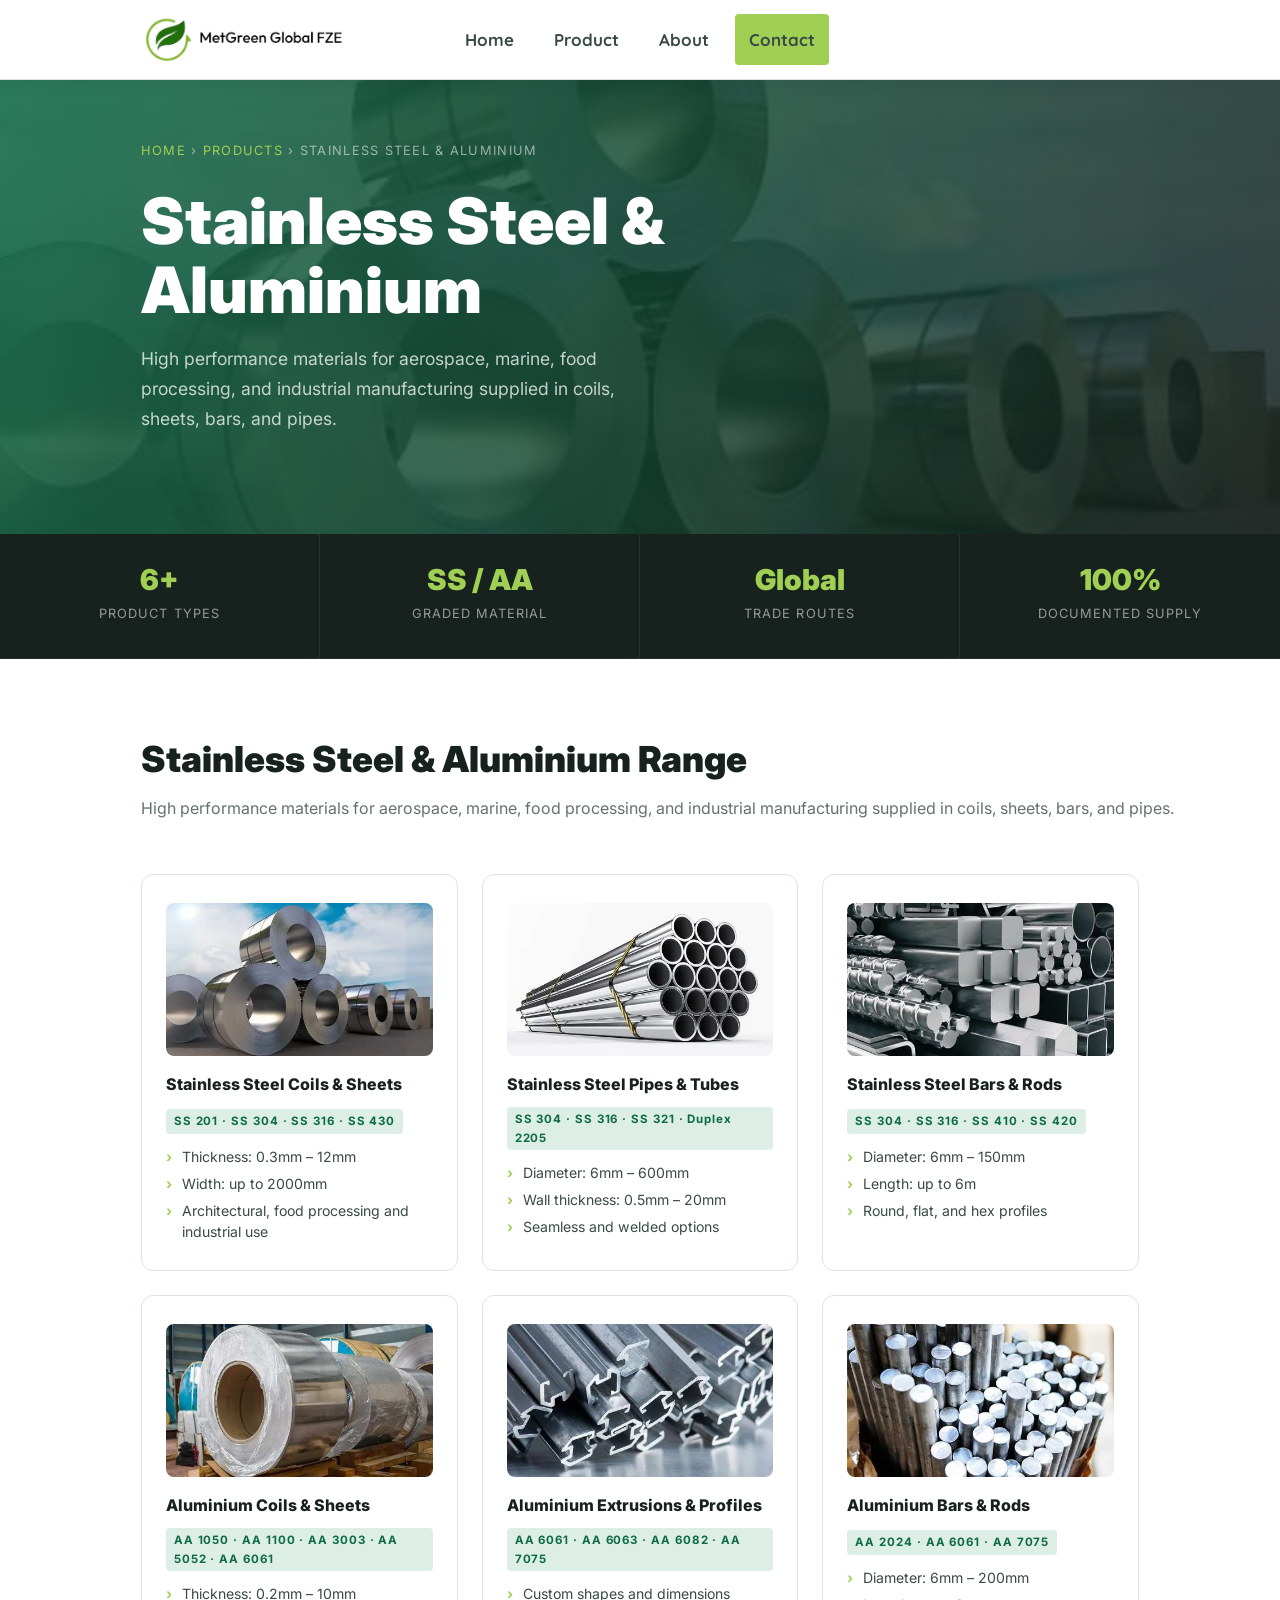
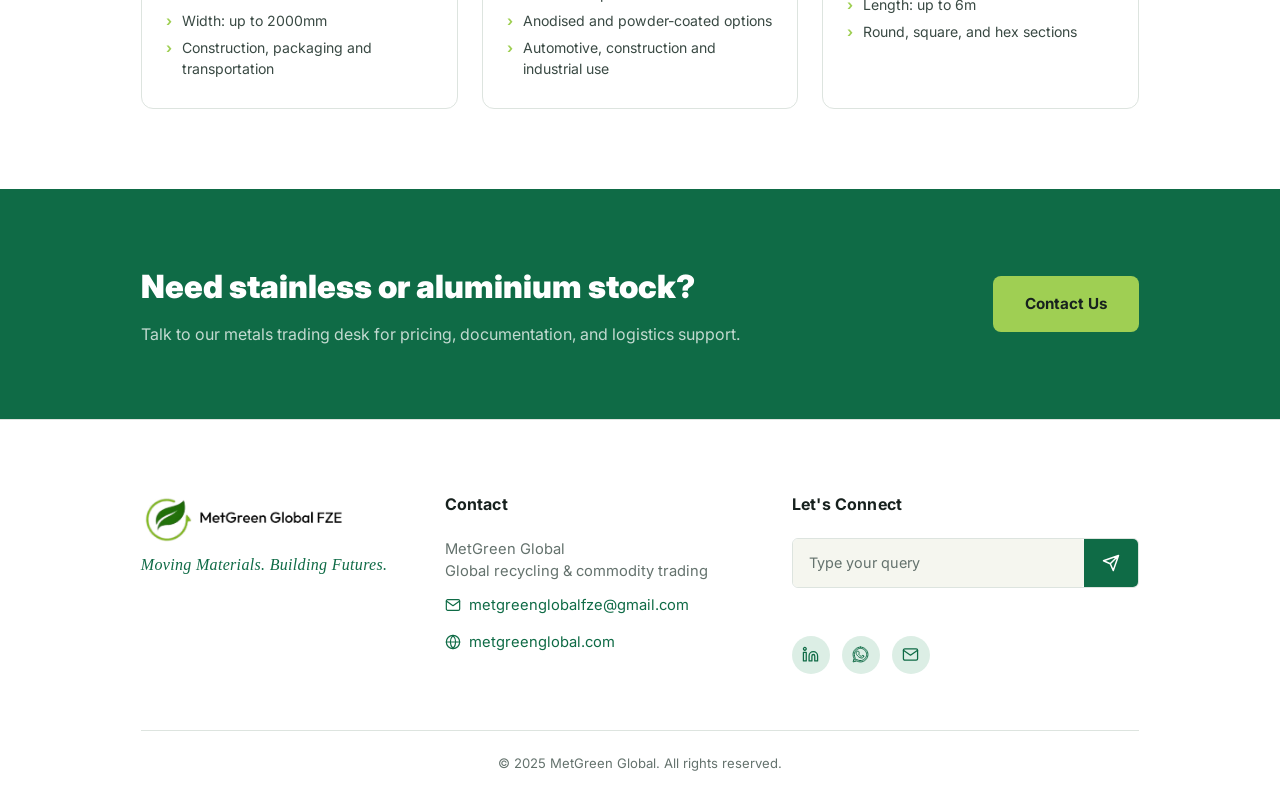
<file: stainless-aluminium.html>
<!DOCTYPE html>
<html lang="en">
  <head>
    <meta charset="UTF-8" />
    <meta name="viewport" content="width=device-width, initial-scale=1.0" />
    <title>Stainless Steel & Aluminium | Met Green Global</title>
    <meta name="description" content="MetGreen Global stainless steel and aluminium products — coils, sheets, pipes, bars, rods and extrusions for aerospace, marine, food processing and industrial manufacturing." />
    <link rel="preconnect" href="https://fonts.googleapis.com" />
    <link rel="preconnect" href="https://fonts.gstatic.com" crossorigin />
    <link href="https://fonts.googleapis.com/css2?family=Inter:wght@400;500;600;700;800;900&display=swap" rel="stylesheet" />
    <link href="https://fonts.googleapis.com/css2?family=Quicksand:wght@500;600;700&display=swap" rel="stylesheet" />
    <link rel="stylesheet" href="styles.css" />
    <style>
      .metal-hero {
        position: relative;
        background-image: url("metal-stainless-coils.jpg");
        background-size: cover;
        background-position: center;
        padding: 140px 11vw 100px;
        color: #fff;
      }
      .metal-hero::before {
        content: "";
        position: absolute;
        inset: 0;
        background: linear-gradient(120deg, rgba(15,107,70,0.87) 0%, rgba(23,33,30,0.80) 100%);
      }
      .metal-hero > * { position: relative; }
      .metal-hero .breadcrumb {
        font-size: 0.8rem;
        letter-spacing: 0.1em;
        text-transform: uppercase;
        color: rgba(255,255,255,0.55);
        margin-bottom: 24px;
      }
      .metal-hero .breadcrumb a { color: #9fcf53; text-decoration: none; }
      .metal-hero h1 {
        font-size: clamp(2.4rem, 5vw, 4rem);
        font-weight: 900;
        line-height: 1.08;
        margin: 0 0 20px;
        max-width: 660px;
      }
      .metal-hero p {
        font-size: 1.1rem;
        color: rgba(255,255,255,0.75);
        max-width: 520px;
        margin: 0;
        line-height: 1.7;
      }

      .metal-stats {
        background: #17211e;
        display: grid;
        grid-template-columns: repeat(4, 1fr);
        border-bottom: 1px solid rgba(255,255,255,0.06);
      }
      .metal-stat {
        padding: 32px 28px;
        border-right: 1px solid rgba(255,255,255,0.08);
        text-align: center;
      }
      .metal-stat:last-child { border-right: none; }
      .metal-stat strong {
        display: block;
        font-size: 1.8rem;
        font-weight: 900;
        color: #9fcf53;
        line-height: 1;
        margin-bottom: 6px;
      }
      .metal-stat span {
        font-size: 0.8rem;
        color: rgba(255,255,255,0.55);
        text-transform: uppercase;
        letter-spacing: 0.08em;
      }

      .metal-section { padding: 80px 11vw; }
      .metal-section:nth-child(odd) { background: #fff; }
      .metal-section:nth-child(even) { background: #f5f6ef; }

      .section-header { margin-bottom: 52px; }
      .section-header h2 {
        font-size: clamp(1.7rem, 2.8vw, 2.4rem);
        font-weight: 900;
        color: #17211e;
        margin: 0 0 14px;
        line-height: 1.15;
      }
      .section-header p {
        font-size: 1rem;
        color: #64726d;
        line-height: 1.75;
        max-width: 100%;
        margin: 0;
        white-space: nowrap;
      }
      @media (max-width: 768px) {
        .section-header p { white-space: normal; max-width: 100%; }
      }

      .product-grid {
        display: grid;
        grid-template-columns: repeat(3, 1fr);
        gap: 24px;
      }
      .product-card {
        background: #fff;
        border-radius: 12px;
        border: 1.5px solid #dde4df;
        padding: 28px 24px;
        transition: box-shadow 0.2s, border-color 0.2s;
      }
      .metal-section:nth-child(even) .product-card { background: #fff; }
      .product-card:hover {
        box-shadow: 0 8px 32px rgba(15,107,70,0.1);
        border-color: #9fcf53;
      }
      .card-img {
        width: 100%;
        aspect-ratio: 7 / 4;
        object-fit: cover;
        border-radius: 8px;
        margin-bottom: 16px;
        display: block;
      }
      .product-card h3 {
        font-size: 1rem;
        font-weight: 800;
        color: #17211e;
        margin: 0 0 10px;
      }
      .product-card .grade-tag {
        display: inline-block;
        font-size: 0.72rem;
        font-weight: 700;
        letter-spacing: 0.08em;
        color: #0f6b46;
        background: #dceee5;
        border-radius: 4px;
        padding: 3px 8px;
        margin-bottom: 12px;
      }
      .product-card ul {
        list-style: none;
        padding: 0;
        margin: 0;
        display: flex;
        flex-direction: column;
        gap: 6px;
      }
      .product-card ul li {
        font-size: 0.88rem;
        color: #3a4a44;
        padding-left: 16px;
        position: relative;
        line-height: 1.5;
      }
      .product-card ul li::before {
        content: "›";
        position: absolute;
        left: 0;
        color: #9fcf53;
        font-weight: 700;
      }

      .metal-cta {
        background: #0f6b46;
        padding: 72px 11vw;
        display: grid;
        grid-template-columns: 1fr auto;
        align-items: center;
        gap: 40px;
      }
      .metal-cta h2 {
        font-size: clamp(1.5rem, 2.5vw, 2rem);
        font-weight: 900;
        color: #fff;
        margin: 0 0 10px;
      }
      .metal-cta p {
        font-size: 1rem;
        color: rgba(255,255,255,0.75);
        margin: 0;
      }
      .metal-cta .btn {
        background: #9fcf53;
        color: #17211e;
        white-space: nowrap;
        text-decoration: none;
        padding: 16px 32px;
        border-radius: 8px;
        font-weight: 700;
        font-size: 0.95rem;
        display: inline-block;
        transition: background 0.2s;
      }
      .metal-cta .btn:hover { background: #b5dd6a; }

      @media (max-width: 900px) {
        .metal-stats { grid-template-columns: repeat(2, 1fr); }
        .product-grid { grid-template-columns: repeat(2, 1fr); }
        .metal-section { padding: 56px 6vw; }
        .metal-hero { padding: 100px 6vw 70px; }
        .metal-cta { grid-template-columns: 1fr; padding: 56px 6vw; }
      }
      @media (max-width: 600px) {
        .product-grid { grid-template-columns: 1fr; }
        .metal-stats { grid-template-columns: repeat(2, 1fr); }
      }
    </style>
  </head>
  <body>

    <!-- Page transition loader -->
    <div id="page-loader" aria-hidden="true">
      <div class="loader-logo">
        <img src="logo-icon-transparent.png" alt="MetGreen Global logo" />
        <div class="loader-wordmark">
          <strong>MetGreen</strong>
          <small>Global</small>
        </div>
      </div>
      <div class="loader-bar-track"><div class="loader-bar-fill"></div></div>
    </div>

    <header class="topbar">
      <a class="logo" href="index.html" aria-label="Met Green Global home">
        <img class="logo-mark" src="metgreen-logo-footer.png" alt="Met Green Global FZE" />
      </a>
      <button class="menu-toggle" type="button" aria-expanded="false" aria-controls="primary-nav">
        <span></span><span></span><span></span>
      </button>
      <nav class="primary-nav" id="primary-nav" aria-label="Primary navigation">
        <a href="index.html">Home</a>
        <a href="product.html" class="active-page">Product</a>
        <a href="about.html">About</a>
        <a class="nav-contact" href="contact.html">Contact</a>
      </nav>
    </header>

    <main>

      <!-- Hero -->
      <section class="metal-hero">
        <p class="breadcrumb">
          <a href="index.html">Home</a> &rsaquo;
          <a href="product.html">Products</a> &rsaquo;
          Stainless Steel &amp; Aluminium
        </p>
        <h1>Stainless Steel &amp; Aluminium</h1>
        <p>High performance materials for aerospace, marine, food processing, and industrial manufacturing supplied in coils, sheets, bars, and pipes.</p>
      </section>

      <!-- Stats -->
      <div class="metal-stats">
        <div class="metal-stat">
          <strong>6+</strong>
          <span>Product Types</span>
        </div>
        <div class="metal-stat">
          <strong>SS / AA</strong>
          <span>Graded Material</span>
        </div>
        <div class="metal-stat">
          <strong>Global</strong>
          <span>Trade Routes</span>
        </div>
        <div class="metal-stat">
          <strong>100%</strong>
          <span>Documented Supply</span>
        </div>
      </div>

      <!-- Section: Stainless Steel & Aluminium -->
      <section class="metal-section" id="stainless-aluminium-grades">
        <div class="section-header">
          <h2>Stainless Steel &amp; Aluminium Range</h2>
          <p>High performance materials for aerospace, marine, food processing, and industrial manufacturing supplied in coils, sheets, bars, and pipes.</p>
        </div>
        <div class="product-grid">
          <div class="product-card">
            <img src="metal-stainless-coils.jpg" alt="Stainless Steel Coils and Sheets" class="card-img" />
            <h3>Stainless Steel Coils &amp; Sheets</h3>
            <span class="grade-tag">SS 201 · SS 304 · SS 316 · SS 430</span>
            <ul>
              <li>Thickness: 0.3mm – 12mm</li>
              <li>Width: up to 2000mm</li>
              <li>Architectural, food processing and industrial use</li>
            </ul>
          </div>
          <div class="product-card">
            <img src="metal-stainless-pipes.jpg" alt="Stainless Steel Pipes and Tubes" class="card-img" />
            <h3>Stainless Steel Pipes &amp; Tubes</h3>
            <span class="grade-tag">SS 304 · SS 316 · SS 321 · Duplex 2205</span>
            <ul>
              <li>Diameter: 6mm – 600mm</li>
              <li>Wall thickness: 0.5mm – 20mm</li>
              <li>Seamless and welded options</li>
            </ul>
          </div>
          <div class="product-card">
            <img src="metal-stainless-bars.jpg" alt="Stainless Steel Bars and Rods" class="card-img" />
            <h3>Stainless Steel Bars &amp; Rods</h3>
            <span class="grade-tag">SS 304 · SS 316 · SS 410 · SS 420</span>
            <ul>
              <li>Diameter: 6mm – 150mm</li>
              <li>Length: up to 6m</li>
              <li>Round, flat, and hex profiles</li>
            </ul>
          </div>
          <div class="product-card">
            <img src="metal-aluminium-coils.jpg" alt="Aluminium Coils and Sheets" class="card-img" />
            <h3>Aluminium Coils &amp; Sheets</h3>
            <span class="grade-tag">AA 1050 · AA 1100 · AA 3003 · AA 5052 · AA 6061</span>
            <ul>
              <li>Thickness: 0.2mm – 10mm</li>
              <li>Width: up to 2000mm</li>
              <li>Construction, packaging and transportation</li>
            </ul>
          </div>
          <div class="product-card">
            <img src="metal-aluminium-extrusions.jpg" alt="Aluminium Extrusions and Profiles" class="card-img" />
            <h3>Aluminium Extrusions &amp; Profiles</h3>
            <span class="grade-tag">AA 6061 · AA 6063 · AA 6082 · AA 7075</span>
            <ul>
              <li>Custom shapes and dimensions</li>
              <li>Anodised and powder-coated options</li>
              <li>Automotive, construction and industrial use</li>
            </ul>
          </div>
          <div class="product-card">
            <img src="metal-aluminium-bars.jpg" alt="Aluminium Bars and Rods" class="card-img" />
            <h3>Aluminium Bars &amp; Rods</h3>
            <span class="grade-tag">AA 2024 · AA 6061 · AA 7075</span>
            <ul>
              <li>Diameter: 6mm – 200mm</li>
              <li>Length: up to 6m</li>
              <li>Round, square, and hex sections</li>
            </ul>
          </div>
        </div>
      </section>

      <!-- CTA -->
      <div class="metal-cta">
        <div>
          <h2>Need stainless or aluminium stock?</h2>
          <p>Talk to our metals trading desk for pricing, documentation, and logistics support.</p>
        </div>
        <a class="btn" href="contact.html">Contact Us</a>
      </div>

    </main>

    <!-- Footer -->
    <footer class="footer">
      <div class="footer-main">
        <div class="footer-brand">
          <a class="logo" href="index.html" aria-label="Met Green Global home">
            <img class="logo-mark" src="metgreen-logo-footer.png" alt="Met Green Global FZE" />
          </a>
          <p class="footer-tagline">Moving Materials. Building Futures.</p>
        </div>
        <div class="footer-col">
          <h4>Contact</h4>
          <ul class="footer-contact-list">
            <li>MetGreen Global<br/>Global recycling &amp; commodity trading</li>
            <li>
              <a href="https://mail.google.com/mail/?view=cm&amp;fs=1&amp;to=metgreenglobalfze@gmail.com" target="_blank" rel="noopener noreferrer">
                <svg viewBox="0 0 24 24"><path d="M4 4h16c1.1 0 2 .9 2 2v12c0 1.1-.9 2-2 2H4c-1.1 0-2-.9-2-2V6c0-1.1.9-2 2-2z"/><path d="M22 6l-10 7L2 6"/></svg>
                metgreenglobalfze@gmail.com
              </a>
            </li>
            <li>
              <a href="https://metgreenglobal.com" target="_blank" rel="noopener noreferrer">
                <svg viewBox="0 0 24 24"><circle cx="12" cy="12" r="10"/><path d="M2 12h20M12 2a15.3 15.3 0 0 1 4 10 15.3 15.3 0 0 1-4 10 15.3 15.3 0 0 1-4-10 15.3 15.3 0 0 1 4-10z"/></svg>
                metgreenglobal.com
              </a>
            </li>
          </ul>
        </div>
        <div class="footer-col">
          <h4>Let's Connect</h4>
          <form class="footer-newsletter-form" onsubmit="return false;">
            <input type="text" placeholder="Type your query" aria-label="Your query" />
            <button type="submit" aria-label="Send query">
              <svg viewBox="0 0 24 24"><path d="M22 2L11 13M22 2l-7 20-4-9-9-4 20-7z"/></svg>
            </button>
          </form>
          <div class="footer-socials">
            <a href="#" aria-label="LinkedIn">
              <svg viewBox="0 0 24 24"><path d="M16 8a6 6 0 0 1 6 6v7h-4v-7a2 2 0 0 0-2-2 2 2 0 0 0-2 2v7h-4v-7a6 6 0 0 1 6-6z"/><rect x="2" y="9" width="4" height="12"/><circle cx="4" cy="4" r="2"/></svg>
            </a>
            <a href="https://wa.me/971554835509" target="_blank" rel="noopener noreferrer" aria-label="WhatsApp">
              <svg viewBox="0 0 32 32" fill="currentColor"><path d="M16 2C8.28 2 2 8.28 2 16c0 2.46.67 4.88 1.95 7.02L2 30l7.18-1.88A13.94 13.94 0 0 0 16 30c7.72 0 14-6.28 14-14S23.72 2 16 2zm0 25.5c-2.2 0-4.35-.6-6.22-1.72l-.45-.27-4.26 1.12 1.13-4.14-.3-.47A11.44 11.44 0 0 1 4.5 16C4.5 9.6 9.6 4.5 16 4.5S27.5 9.6 27.5 16 22.4 27.5 16 27.5zm6.27-8.55c-.34-.17-2.03-1-2.35-1.12-.32-.11-.55-.17-.78.17-.23.34-.9 1.12-1.1 1.35-.2.23-.4.26-.74.09-.34-.17-1.44-.53-2.74-1.69-1.01-.9-1.7-2.01-1.9-2.35-.2-.34-.02-.52.15-.69.15-.15.34-.4.51-.6.17-.2.23-.34.34-.57.11-.23.06-.43-.03-.6-.09-.17-.78-1.88-1.07-2.57-.28-.67-.57-.58-.78-.59H9.8c-.23 0-.6.09-.91.43-.31.34-1.2 1.17-1.2 2.86s1.23 3.32 1.4 3.55c.17.23 2.42 3.7 5.87 5.19.82.35 1.46.56 1.96.72.82.26 1.57.22 2.16.13.66-.1 2.03-.83 2.32-1.63.29-.8.29-1.49.2-1.63-.08-.14-.31-.23-.65-.4z"/></svg>
            </a>
            <a href="https://mail.google.com/mail/?view=cm&amp;fs=1&amp;to=metgreenglobalfze@gmail.com" target="_blank" rel="noopener noreferrer" aria-label="Email">
              <svg viewBox="0 0 24 24"><path d="M4 4h16c1.1 0 2 .9 2 2v12c0 1.1-.9 2-2 2H4c-1.1 0-2-.9-2-2V6c0-1.1.9-2 2-2z"/><path d="M22 6l-10 7L2 6"/></svg>
            </a>
          </div>
        </div>
      </div>
      <div class="footer-bottom">
        &copy; 2025 MetGreen Global. All rights reserved.
      </div>
    </footer>

    <script src="script.js"></script>
    <script>
      document.querySelectorAll(".card-img").forEach(function(img) {
        img.onerror = function() {
          this.onerror = null;
          this.src = "[data-uri]";
          this.style.background = "linear-gradient(135deg, #dceee5 0%, #b5dd6a 100%)";
        };
      });
    </script>
  </body>
</html>
</file>
<file: styles.css>
:root {
  --ink: #17211e;
  --muted: #64726d;
  --green: #0f6b46;
  --green-2: #dceee5;
  --lime: #9fcf53;
  --sand: #f5f6ef;
  --paper: #ffffff;
  --line: #dde4df;
  --shadow: 0 16px 44px rgba(23, 33, 30, 0.1);
}

* {
  box-sizing: border-box;
}

html {
  scroll-behavior: smooth;
}

body {
  margin: 0;
  color: var(--ink);
  background: var(--sand);
  font-family: 'Inter', Arial, Helvetica, sans-serif;
  line-height: 1.6;
}

a {
  color: inherit;
  text-decoration: none;
}

img {
  display: block;
  max-width: 100%;
}

.topbar {
  position: fixed;
  top: 0;
  left: 0;
  right: 0;
  z-index: 50;
  display: grid;
  grid-template-columns: 1fr auto 1fr;
  align-items: center;
  min-height: 80px;
  padding: 0 11vw;
  background: #ffffff;
  border-bottom: 1px solid var(--line);
  box-shadow: 0 2px 16px rgba(23, 33, 30, 0.08);
}

.topbar::after { display: none; }

.logo {
  display: inline-flex;
  align-items: center;
  gap: 12px;
  min-width: max-content;
  padding: 4px 0;
  transition: transform 180ms ease;
}

.logo:hover {
  transform: translateY(-1px);
}

.logo-mark {
  display: block;
  height: 48px;
  width: auto;
}

.logo-emblem {
  position: relative;
  display: grid;
  width: 58px;
  height: 58px;
  place-items: center;
  background: transparent;
  border: 0;
  border-radius: 50%;
  box-shadow: none;
}

.logo-emblem::after {
  display: none;
}

.logo-emblem svg {
  position: relative;
  z-index: 1;
  width: 58px;
  height: 58px;
  filter: drop-shadow(0 3px 3px rgba(19, 76, 31, 0.18));
}

.logo-ring,
.logo-arrow {
  display: initial;
  fill: none;
  stroke-linecap: round;
  stroke-linejoin: round;
  stroke-width: 5.2;
}

.logo-leaf {
  stroke: rgba(255, 255, 255, 0.26);
  stroke-width: 0.8;
}

.logo-wordmark {
  display: grid;
  gap: 2px;
}

.logo-wordmark strong {
  color: #fff;
  font-size: 23px;
  line-height: 1;
  letter-spacing: 0;
  text-shadow: 0 1px 4px rgba(0,0,0,0.3);
}

.logo-wordmark small {
  color: #9fcf53;
  font-size: 12px;
  font-weight: 900;
  letter-spacing: 0.12em;
  line-height: 1;
  text-transform: uppercase;
}

.nav-left {
  display: flex;
  align-items: center;
  gap: 4px;
  justify-content: flex-start;
}

.nav-right {
  display: flex;
  align-items: center;
  gap: 4px;
  justify-content: flex-end;
}

.primary-nav {
  display: flex;
  justify-content: flex-end;
  gap: 12px;
  color: #3a4a44;
  font-weight: 700;
  font-family: "Quicksand", "Inter", sans-serif;
}

.nav-left a,
.nav-right a {
  padding: 10px 16px;
  border-radius: 4px;
  font-weight: 700;
  font-size: 0.95rem;
  color: var(--ink);
  text-decoration: none;
  transition: color 0.15s, background 0.15s;
}

.nav-left a:hover,
.nav-right a:hover {
  color: var(--green);
  background: #eef7ea;
}

.primary-nav a {
  padding: 12px 14px;
  border-radius: 4px;
  font-size: 1.0625rem;
}

.primary-nav a:hover {
  color: var(--green);
  background: #eef7ea;
}

.primary-nav a:hover,
.text-link:hover,
.footer a:hover {
  color: var(--green);
}

.btn {
  display: inline-flex;
  align-items: center;
  justify-content: center;
  min-height: 48px;
  padding: 0 22px;
  border-radius: 4px;
  font-weight: 800;
}

.nav-contact {
  color: #3a4a44;
  background: var(--lime);
}

.btn.dark,
.btn.light {
  color: #17211e;
  background: #9fcf53;
  border: 0;
  cursor: pointer;
  border-radius: 6px;
  font-weight: 700;
}

.btn.light {
  background: rgba(255, 255, 255, 0.18);
  border: 1px solid rgba(255, 255, 255, 0.48);
  backdrop-filter: blur(8px);
}

.btn.dark:hover,
.btn.light:hover,
.nav-contact:hover {
  color: #17211e;
  background: #b5dd6a;
}

.nav-contact:hover {
  color: #3a4a44;
}

.menu-toggle {
  display: none;
  width: 44px;
  height: 44px;
  padding: 10px;
  background: transparent;
  border: 1px solid var(--line);
  border-radius: 6px;
}

.menu-toggle span {
  display: block;
  height: 2px;
  margin: 5px 0;
  background: var(--ink);
}

.kicker {
  margin: 0 0 12px;
  color: var(--green);
  font-size: 13px;
  font-weight: 900;
  letter-spacing: 0;
  text-transform: uppercase;
}

section {
  padding: 56px 11vw;
}

.hero {
  position: relative;
  min-height: 100vh;
  padding: 0;
  overflow: hidden;
  color: #fff;
  background: #0f1815;
}

.hero-slide {
  position: absolute;
  inset: 0;
  display: flex;
  align-items: center;
  min-height: inherit;
  padding: 8vw 11vw;
  opacity: 0;
  visibility: hidden;
  transition: opacity 700ms ease, visibility 700ms ease;
  overflow: hidden;
  pointer-events: none;
}

.hero-slide.active {
  pointer-events: auto;
}

.slide-bg {
  position: absolute;
  inset: 0;
  background-position: center;
  background-size: cover;
  transform: scale(1);
  z-index: 0;
}

@keyframes kenBurnsIn {
  from { transform: scale(1); }
  to   { transform: scale(1.12); }
}

.hero-slide::before {
  position: absolute;
  inset: 0;
  content: "";
  z-index: 1;
  background:
    linear-gradient(90deg, rgba(8, 22, 34, 0.82), rgba(8, 22, 34, 0.34) 55%, rgba(8, 22, 34, 0.46)),
    linear-gradient(180deg, rgba(8, 22, 34, 0.1), rgba(8, 22, 34, 0.34));
}

.hero-slide.active {
  opacity: 1;
  visibility: visible;
}

.hero-slide.active .slide-bg {
  animation: kenBurnsIn 8s ease-in-out forwards;
}

.slide-ship .slide-bg {
  background-image: url("hero-metal-trade.jpg");
  background-position: center 12%;
}
.slide-recycle .slide-bg {
  background-image: url("hero-scrap-collage.jpg");
}
.slide-yard .slide-bg {
  background-image: url("hero-recycle-yard.jpg");
}
.slide-containers .slide-bg {
  background-image: url("hero-containers.jpg");
}
.slide-earth .slide-bg {
  background-image: url("hero-earth.jpg");
}


.hero-copy {
  position: relative;
  z-index: 1;
  max-width: 860px;
}

@keyframes heroSlideIn {
  from {
    opacity: 0;
    transform: translateY(48px);
  }
  to {
    opacity: 1;
    transform: translateY(0);
  }
}

.hero-slide.active .hero-copy {
  animation: heroSlideIn 0.75s cubic-bezier(0.22, 0.61, 0.36, 1) both;
}

.hero-slide.active .hero-copy h1 {
  animation: heroSlideIn 0.75s 0.1s cubic-bezier(0.22, 0.61, 0.36, 1) both;
}

.hero .kicker {
  color: rgba(255, 255, 255, 0.78);
}

.hero h1 {
  max-width: 900px;
  margin: 0;
  color: #fff;
  font-size: clamp(54px, 8vw, 118px);
  line-height: 0.96;
  letter-spacing: 0;
}

.hero p {
  max-width: 680px;
  margin: 28px 0;
  color: rgba(255, 255, 255, 0.82);
  font-size: 21px;
}

.hero .btn {
  width: fit-content;
}

.hero-controls {
  position: absolute;
  z-index: 10;
  top: 50%;
  left: 0;
  right: 0;
  display: flex;
  justify-content: space-between;
  padding: 0 2vw;
  transform: translateY(-50%);
  pointer-events: none;
}

.hero-controls .hero-arrow {
  pointer-events: all;
  cursor: pointer;
}

.hero-arrow {
  display: grid;
  width: 82px;
  height: 82px;
  place-items: center;
  color: rgba(255, 255, 255, 0.88);
  background: rgba(255, 255, 255, 0.07);
  border: 2px solid rgba(255, 255, 255, 0.24);
  border-radius: 50%;
  font-size: 42px;
  line-height: 1;
  cursor: pointer;
}

.hero-arrow:hover {
  background: rgba(15, 107, 70, 0.66);
  border-color: rgba(255, 255, 255, 0.56);
}

.hero-dots {
  position: absolute;
  z-index: 2;
  bottom: 72px;
  left: 11vw;
  display: flex;
  gap: 10px;
}

.hero-dots button {
  width: 8px;
  height: 8px;
  padding: 0;
  background: rgba(255, 255, 255, 0.42);
  border: 0;
  border-radius: 50%;
  cursor: pointer;
}

.hero-dots button.active {
  width: 20px;
  background: #fff;
  border-radius: 99px;
}

.service-strip {
  display: grid;
  grid-template-columns: repeat(3, minmax(0, 1fr));
  gap: 0;
  padding: 0;
  background:
    radial-gradient(circle at 18% 0%, rgba(159, 207, 83, 0.16), transparent 28%),
    linear-gradient(135deg, #101b17, #14231e);
}

.service-strip article {
  position: relative;
  min-height: 220px;
  padding: 42px 46px 46px;
  color: #fff;
  border-right: 1px solid rgba(255, 255, 255, 0.12);
  overflow: hidden;
  transition: background 200ms ease, transform 200ms ease;
}

.service-strip article::before {
  position: absolute;
  inset: auto 28px 0;
  height: 4px;
  content: "";
  background: linear-gradient(90deg, var(--lime), var(--green));
  border-radius: 999px 999px 0 0;
  opacity: 0.78;
}

.service-strip article::after {
  position: absolute;
  top: -70px;
  right: -50px;
  width: 170px;
  height: 170px;
  content: "";
  background: rgba(159, 207, 83, 0.08);
  border-radius: 50%;
}

.service-strip article:hover {
  background: rgba(255, 255, 255, 0.035);
  transform: translateY(-3px);
}

.service-strip article:last-child {
  border-right: 0;
}

.service-number {
  position: relative;
  z-index: 1;
  display: inline-block;
  color: var(--lime);
  font-size: 15px;
  font-weight: 900;
}

.service-icon {
  position: relative;
  z-index: 1;
  display: grid;
  width: 54px;
  height: 54px;
  margin: 20px 0 18px;
  place-items: center;
  color: #fff;
  background: rgba(255, 255, 255, 0.08);
  border: 1px solid rgba(159, 207, 83, 0.35);
  border-radius: 8px;
}

.service-icon svg {
  width: 28px;
  height: 28px;
}

.service-icon path {
  fill: none;
  stroke: currentColor;
  stroke-linecap: round;
  stroke-linejoin: round;
  stroke-width: 1.8;
}

.service-strip h2 {
  position: relative;
  z-index: 1;
  margin: 0 0 10px;
  font-size: 28px;
  line-height: 1.12;
}

.service-strip p {
  position: relative;
  z-index: 1;
  max-width: 520px;
  margin: 0;
  color: rgba(255, 255, 255, 0.7);
  font-size: 17px;
}

.section-title h2 {
  margin: 0;
  font-size: clamp(30px, 4.4vw, 56px);
  line-height: 1.05;
  letter-spacing: 0;
}

.section-title.center {
  max-width: 820px;
  margin: 0 0 44px;
  text-align: left;
}

.offering-label {
  font-size: 0.95rem;
  font-weight: 500;
  color: #6b7f79;
  margin: 0 0 10px;
  padding-bottom: 10px;
  border-bottom: 2px solid #9fcf53;
  display: inline-block;
}

.about {
  background: var(--sand);
}

.about-main {
  display: grid;
  grid-template-columns: minmax(360px, 0.95fr) minmax(0, 1.05fr);
  gap: 64px;
  align-items: center;
}

.about-media {
  position: relative;
}

.about-media img {
  width: 100%;
  height: auto;
  object-fit: contain;
  filter: drop-shadow(0 28px 30px rgba(23, 33, 30, 0.3))
    drop-shadow(0 8px 10px rgba(23, 33, 30, 0.18));
}

.about-badge {
  position: absolute;
  right: 36px;
  bottom: 240px;
  display: grid;
  width: 160px;
  height: 160px;
  place-items: center;
  padding: 22px;
  color: #fff;
  text-align: center;
  background: var(--green);
  border: 8px solid var(--sand);
  border-radius: 50%;
  box-shadow: var(--shadow);
}

.about-badge strong {
  display: block;
  font-size: 28px;
  line-height: 1;
}

.about-badge span {
  font-size: 13px;
  font-weight: 800;
  line-height: 1.25;
}

.about-content {
  color: var(--muted);
  font-size: 17px;
  display: flex;
  flex-direction: column;
  gap: 0;
}

.about-content .section-title {
  margin-bottom: 1.4em;
}

.about-content p {
  margin: 0 0 20px;
  line-height: 1.8;
  color: #4a5c55;
}

.about-content p:first-of-type {
  margin-top: 0;
}

.about-content .btn {
  margin-top: 12px;
  align-self: flex-start;
}

.about-stats-row {
  display: flex;
  flex-wrap: nowrap;
  gap: 16px 20px;
  margin: 8px 0 24px;
  padding: 20px 0;
  border-top: 1px solid #dde6e0;
  border-bottom: 1px solid #dde6e0;
}

.about-stat-item {
  display: flex;
  flex-direction: column;
  flex: 1 1 0;
  min-width: 0;
  gap: 4px;
}

.about-stat-item strong {
  font-size: 1.6rem;
  font-weight: 900;
  color: #0f6b46;
  line-height: 1;
}

.about-stat-item span {
  font-size: 0.78rem;
  text-transform: uppercase;
  letter-spacing: 0.08em;
  color: #7a8f87;
  font-weight: 600;
}

.text-link {
  display: inline-flex;
  margin-top: 12px;
  color: var(--ink);
  font-weight: 900;
  border-bottom: 2px solid var(--green);
}

.offerings {
  background: var(--paper);
}

.offering-grid {
  display: grid;
  grid-template-columns: repeat(4, minmax(0, 1fr));
  gap: 26px;
}

.offering-card {
  display: grid;
  grid-template-rows: auto 1fr;
  min-height: 100%;
  overflow: hidden;
  position: relative;
  background: var(--paper);
  border: 1px solid var(--line);
  box-shadow: var(--shadow);
  transition: transform 0.3s ease, box-shadow 0.3s ease;
}

.offering-card:hover {
  transform: translateY(-4px);
  box-shadow: 0 24px 56px rgba(23, 33, 30, 0.16);
}

.offering-card::after {
  content: "";
  position: absolute;
  inset: 0;
  background: linear-gradient(
    115deg,
    transparent 25%,
    rgba(255, 255, 255, 0.5) 45%,
    rgba(159, 207, 83, 0.55) 50%,
    rgba(255, 255, 255, 0.5) 55%,
    transparent 75%
  );
  transform: translateX(-130%);
  transition: transform 0.85s ease;
  pointer-events: none;
  z-index: 2;
}

.offering-card:hover::after {
  transform: translateX(130%);
}

.offering-card img {
  width: 100%;
  aspect-ratio: 1.2 / 1;
  object-fit: cover;
}

.offering-card div {
  padding: 28px;
  display: flex;
  flex-direction: column;
}

.offering-card p {
  margin: 0 0 8px;
  color: var(--green);
  font-size: 13px;
  font-weight: 900;
  text-transform: uppercase;
}

.offering-card h3 {
  margin: 0 0 14px;
  font-size: 28px;
}

.offering-card ul {
  min-height: 122px;
  margin: 0 0 20px;
  padding-left: 18px;
  color: var(--muted);
}

.offering-card a {
  display: inline-block;
  align-self: flex-start;
  margin-top: auto;
  padding: 10px 22px;
  background: #0f6b46;
  color: #fff;
  font-weight: 700;
  font-size: 0.88rem;
  border-radius: 6px;
  text-decoration: none;
  transition: background 0.2s;
}
.offering-card a:hover {
  background: #9fcf53;
  color: #17211e;
}

.resilience {
  background: var(--green-2);
}

.pillar-grid {
  display: grid;
  grid-template-columns: repeat(5, minmax(0, 1fr));
  gap: 18px;
  margin-top: 36px;
}

.pillar-grid article {
  min-height: 190px;
  padding: 24px;
  background: var(--paper);
  border-top: 5px solid var(--green);
}

.pillar-grid span {
  display: block;
  margin-bottom: 14px;
  color: var(--green);
  font-weight: 900;
}

.pillar-grid p {
  margin: 0;
  color: var(--muted);
}

.journey {
  background: var(--sand);
}

.timeline {
  display: grid;
  grid-template-columns: repeat(4, minmax(0, 1fr));
  border: 1px solid var(--line);
  background: var(--paper);
}

.timeline article {
  padding: 32px;
  border-right: 1px solid var(--line);
}

.timeline article:last-child {
  border-right: 0;
}

.timeline time {
  color: var(--green);
  font-size: 36px;
  font-weight: 900;
  line-height: 1;
}

.timeline h3 {
  margin: 20px 0 10px;
  font-size: 22px;
}

.timeline p {
  margin: 0;
  color: var(--muted);
}

label {
  display: grid;
  gap: 8px;
  color: var(--ink);
  font-weight: 900;
}

input,
select,
textarea {
  width: 100%;
  min-height: 48px;
  padding: 12px 14px;
  color: var(--ink);
  background: var(--paper);
  border: 1px solid #cfd9d4;
  border-radius: 4px;
  font: inherit;
}

textarea {
  resize: vertical;
}

.form-status {
  min-height: 24px;
  margin: 0;
  color: var(--green);
  font-weight: 900;
}

.footer {
  background: #fff;
  color: var(--ink);
  padding: 72px 11vw 0;
  border-top: 1px solid var(--line);
}

.footer-main {
  display: grid;
  grid-template-columns: 1.4fr 1.6fr 1.6fr;
  gap: 0;
  padding-bottom: 56px;
  border-bottom: 1px solid var(--line);
  justify-content: space-between;
  align-items: start;
}

.footer-brand .logo {
  margin-bottom: 6px;
}

.footer-brand .logo .logo-wordmark strong {
  color: var(--ink);
  text-shadow: none;
}

.footer-tagline {
  font-family: 'Georgia', 'Times New Roman', serif;
  font-style: italic;
  font-size: 1rem;
  color: var(--green);
  letter-spacing: 0.02em;
  margin: 0;
  line-height: 1.4;
}

.footer-col h4 {
  font-size: 1rem;
  font-weight: 700;
  color: var(--ink);
  margin: 0 0 20px;
  letter-spacing: 0.01em;
}

.footer-col nav {
  display: flex;
  flex-direction: column;
  gap: 12px;
}

.footer-col nav a {
  color: var(--muted);
  font-size: 0.92rem;
  text-decoration: none;
  transition: color 0.2s;
}

.footer-col nav a:hover { color: var(--green); }

.footer-contact-list {
  list-style: none;
  padding: 0;
  margin: 0;
  display: flex;
  flex-direction: column;
  gap: 12px;
}

.footer-contact-list li {
  color: var(--muted);
  font-size: 0.92rem;
  line-height: 1.5;
}

.footer-contact-list li a {
  color: var(--green);
  text-decoration: none;
  display: inline-flex;
  align-items: center;
  gap: 8px;
  transition: opacity 0.2s;
}

.footer-contact-list li a:hover { opacity: 0.7; }

.footer-contact-list li a svg {
  width: 16px;
  height: 16px;
  stroke: var(--green);
  fill: none;
  stroke-width: 1.8;
  stroke-linecap: round;
  stroke-linejoin: round;
  flex-shrink: 0;
}

.footer-newsletter-form {
  display: flex;
  margin-top: 4px;
  border-radius: 6px;
  overflow: hidden;
  border: 1px solid var(--line);
}

.footer-newsletter-form input {
  flex: 1;
  padding: 12px 16px;
  background: var(--sand);
  border: none;
  color: var(--ink);
  font-size: 0.9rem;
  outline: none;
}

.footer-newsletter-form input::placeholder { color: var(--muted); }

.footer-newsletter-form button {
  padding: 12px 18px;
  background: var(--green);
  border: none;
  cursor: pointer;
  display: flex;
  align-items: center;
  justify-content: center;
  transition: background 0.2s;
}

.footer-newsletter-form button:hover { background: #0c5a3c; }

.newsletter-status {
  min-height: 18px;
  margin: 10px 0 0;
  color: var(--green);
  font-size: 0.82rem;
  font-weight: 700;
}

.footer-newsletter-form button svg {
  width: 18px;
  height: 18px;
  stroke: #fff;
  fill: none;
  stroke-width: 2;
  stroke-linecap: round;
  stroke-linejoin: round;
}

.footer-socials {
  display: flex;
  gap: 12px;
  margin-top: 20px;
}

.footer-socials a {
  width: 38px;
  height: 38px;
  border-radius: 50%;
  background: var(--green-2);
  color: var(--green);
  display: flex;
  align-items: center;
  justify-content: center;
  transition: background 0.2s, color 0.2s;
  text-decoration: none;
}

.footer-socials a:hover { background: var(--green); color: #fff; }

.footer-socials a svg {
  width: 17px;
  height: 17px;
  stroke: var(--green);
  fill: none;
  stroke-width: 1.8;
  stroke-linecap: round;
  stroke-linejoin: round;
  transition: stroke 0.2s;
}

.footer-socials a:hover svg { stroke: #fff; }

.footer-bottom {
  padding: 22px 0;
  text-align: center;
  color: var(--muted);
  font-size: 0.82rem;
}

@media (max-width: 900px) {
  .footer-main {
    grid-template-columns: 1fr 1fr;
    gap: 40px;
  }
}

@media (max-width: 600px) {
  .footer-main {
    grid-template-columns: 1fr;
    gap: 36px;
  }
  .footer { padding: 56px 6vw 0; }
}

@media (max-width: 1080px) {
  .topbar {
    grid-template-columns: auto auto;
    padding: 0 7vw;
  }

  section {
    padding: 48px 7vw;
  }

  .menu-toggle {
    display: block;
    justify-self: end;
  }

  .primary-nav {
    display: none;
  }

  .primary-nav.open {
    position: absolute;
    top: 92px;
    right: 5vw;
    left: 5vw;
    display: grid;
    gap: 0;
    padding: 12px;
    background: var(--paper);
    border: 1px solid var(--line);
    box-shadow: var(--shadow);
  }

  .primary-nav.open a {
    padding: 14px;
  }

  .hero,
  .about-main {
    grid-template-columns: 1fr;
  }

  .hero {
    min-height: 100vh;
  }

  .hero-slide {
    padding: 10vw 7vw;
  }

  .hero-controls {
    padding: 0 3vw;
  }

  .hero-arrow {
    width: 62px;
    height: 62px;
    font-size: 34px;
  }

  .hero-dots {
    left: 7vw;
  }

  .pillar-grid {
    grid-template-columns: repeat(2, minmax(0, 1fr));
  }

  .offering-grid {
    grid-template-columns: repeat(2, minmax(0, 1fr));
  }

  .service-strip,
  .timeline {
    grid-template-columns: 1fr;
  }

  .service-strip article,
  .timeline article {
    border-right: 0;
    border-bottom: 1px solid var(--line);
  }
}

@media (max-width: 640px) {
  .about-stats-row {
    flex-wrap: wrap;
  }

  .about-stat-item {
    flex: 1 1 calc(50% - 10px);
  }

  .topbar {
    min-height: 78px;
    padding: 0 6vw;
  }

  .primary-nav.open {
    top: 78px;
  }

  .logo-mark {
    height: 36px;
  }

  .logo-emblem {
    width: 50px;
    height: 50px;
  }

  .logo-emblem svg {
    width: 50px;
    height: 50px;
  }

  .logo-wordmark strong {
    font-size: 19px;
  }

  .logo-wordmark small {
    font-size: 10px;
  }

  .hero h1 {
    font-size: 48px;
  }

  .hero p {
    font-size: 18px;
  }

  section {
    padding: 44px 6vw;
  }

  .hero {
    min-height: calc(100vh - 78px);
    padding: 0;
  }

  .hero-slide {
    align-items: flex-end;
    padding: 80px 5vw 118px;
  }

  .hero-controls {
    top: 50%;
    bottom: auto;
    transform: translateY(-50%);
    padding: 0 3vw;
  }

  .hero-arrow {
    width: 50px;
    height: 50px;
    font-size: 28px;
  }

  .hero-dots {
    bottom: 52px;
    left: 5vw;
  }

  .hero .btn {
    width: 100%;
  }

  .pillar-grid,
  .form-row,
  .offering-grid {
    grid-template-columns: 1fr;
  }
}

/* ── Page transition loader ── */
#page-loader {
  position: fixed;
  inset: 0;
  z-index: 9999;
  background: #0f6b46;
  display: flex;
  flex-direction: column;
  align-items: center;
  justify-content: center;
  gap: 24px;
  opacity: 0;
  pointer-events: none;
  transition: opacity 0.25s ease;
}

#page-loader.visible {
  opacity: 1;
  pointer-events: all;
}

#page-loader .loader-logo {
  display: flex;
  align-items: center;
  gap: 12px;
  animation: loaderPulse 1.2s ease-in-out infinite;
}

#page-loader .loader-logo img {
  width: 56px;
  height: 56px;
  object-fit: contain;
  filter: brightness(0) invert(1);
}

#page-loader .loader-wordmark {
  display: flex;
  flex-direction: column;
  line-height: 1;
}

#page-loader .loader-wordmark strong {
  font-size: 1.6rem;
  font-weight: 800;
  color: #fff;
  letter-spacing: -0.02em;
}

#page-loader .loader-wordmark small {
  font-size: 0.75rem;
  color: rgba(255,255,255,0.7);
  letter-spacing: 0.15em;
  text-transform: uppercase;
}

#page-loader .loader-bar {
  width: 160px;
  height: 3px;
  background: rgba(255,255,255,0.2);
  border-radius: 99px;
  overflow: hidden;
}

#page-loader .loader-bar::after {
  content: "";
  display: block;
  height: 100%;
  width: 40%;
  background: #9fcf53;
  border-radius: 99px;
  animation: loaderSlide 1s ease-in-out infinite;
}

@keyframes loaderPulse {
  0%, 100% { opacity: 1; transform: scale(1); }
  50% { opacity: 0.85; transform: scale(0.97); }
}

@keyframes loaderSlide {
  0% { transform: translateX(-100%); }
  100% { transform: translateX(350%); }
}
</file>
